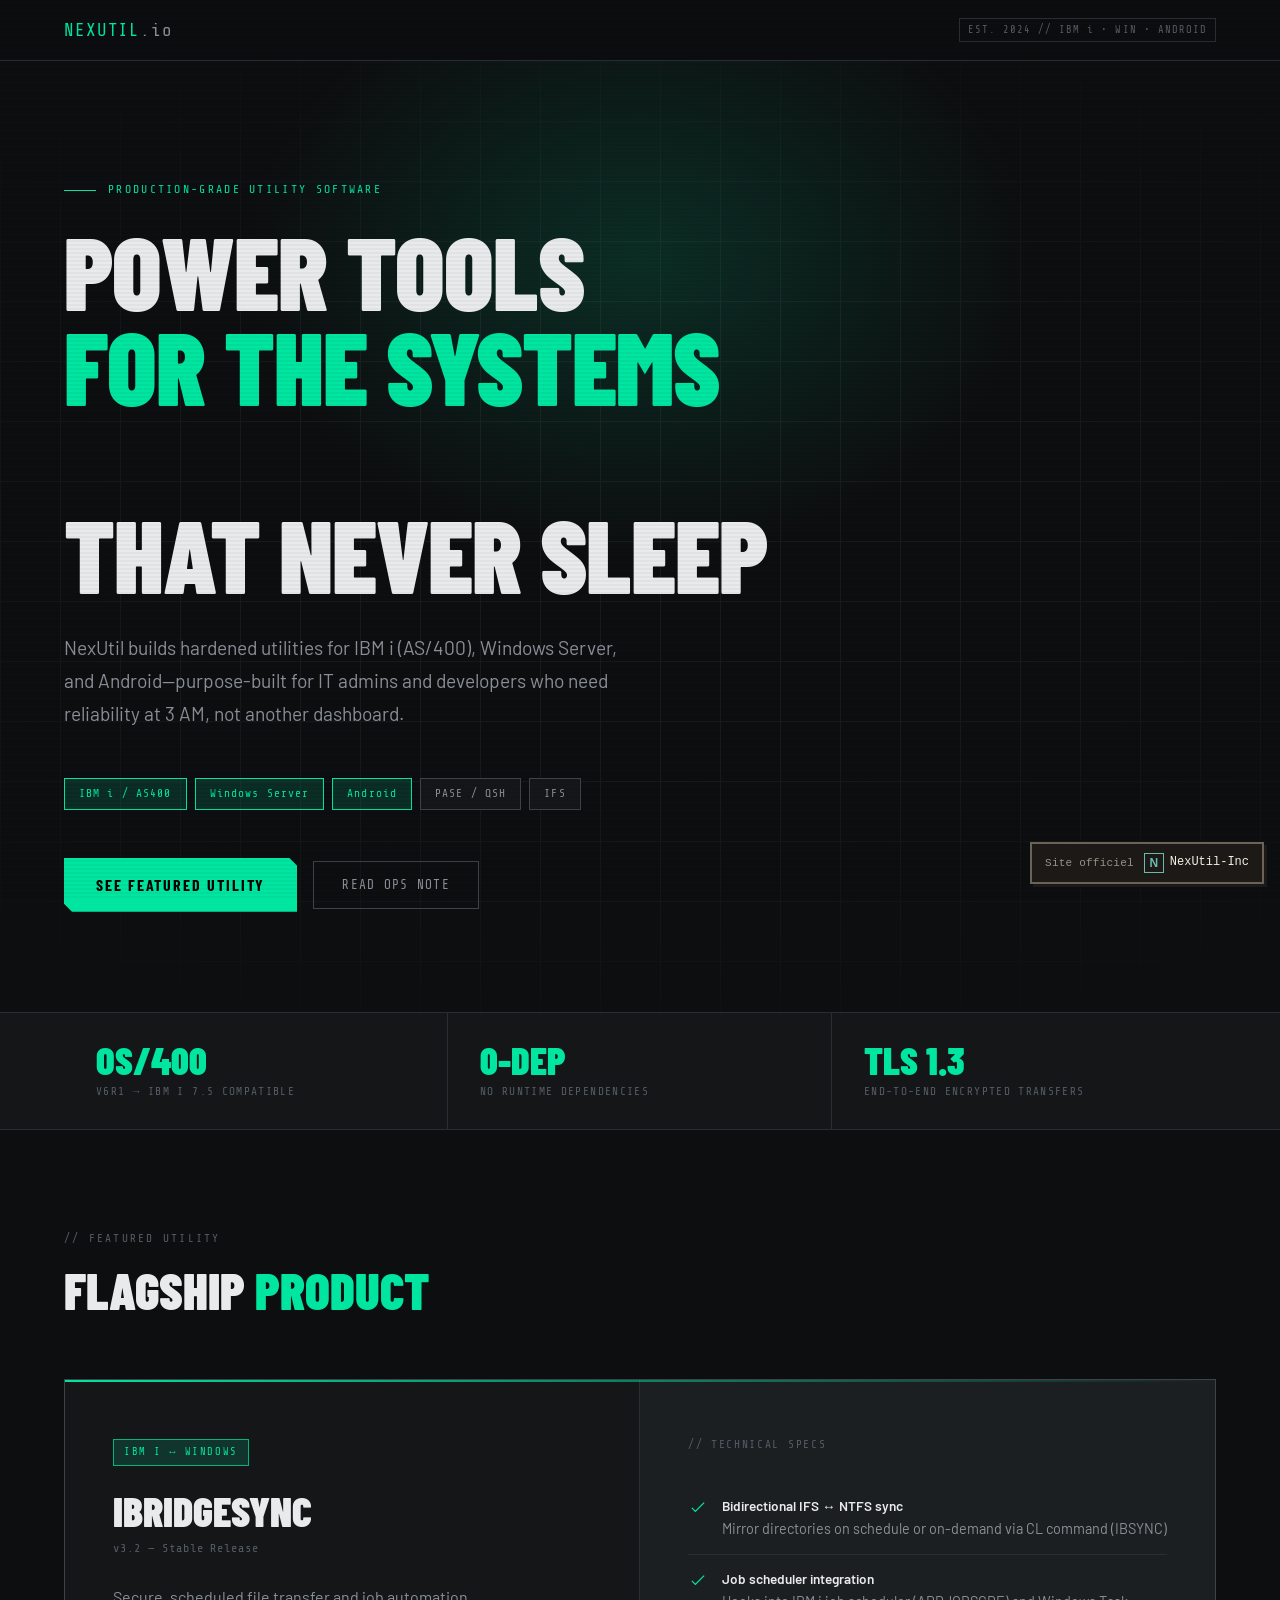
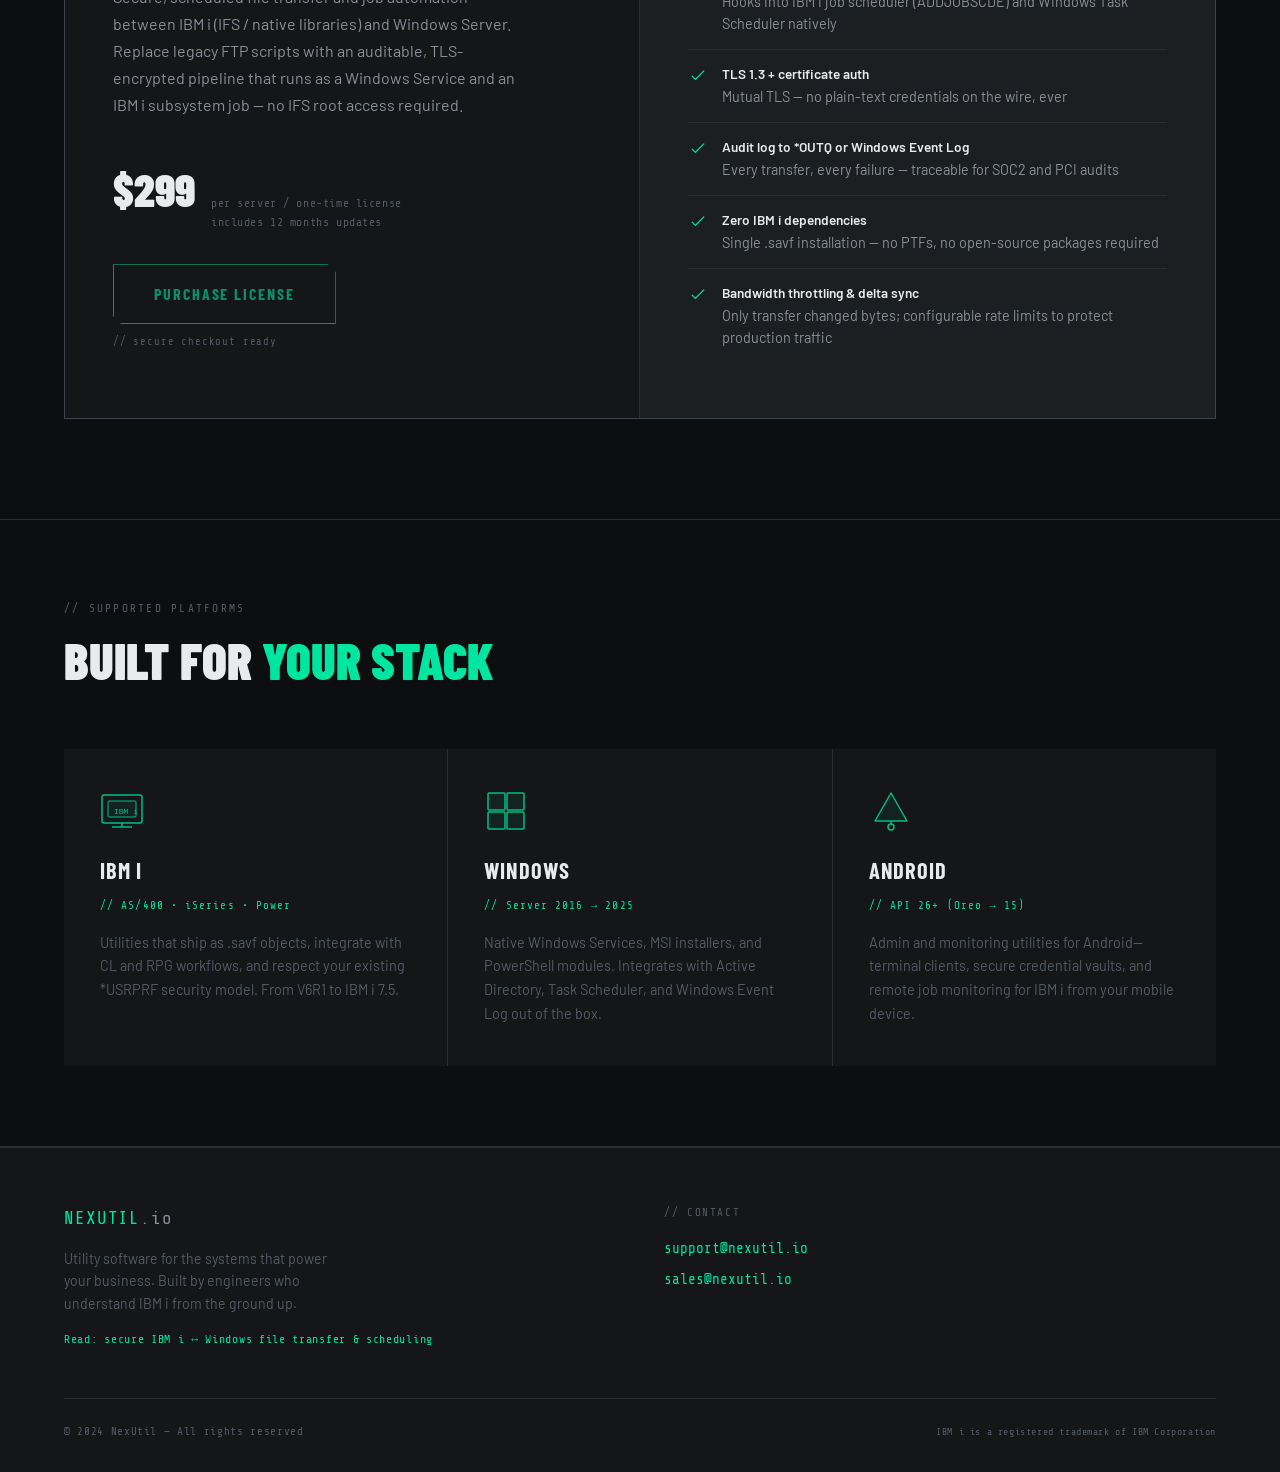
<file: index.html>
<!DOCTYPE html>
<!-- saved from url=(0038)https://nexutil.netlify.app/#featured -->
<html lang="en">

<head>
    <meta http-equiv="Content-Type" content="text/html; charset=UTF-8">
    <link rel="stylesheet" href="./NexUtil — Utility Software for IBM i, Windows &amp; Android_files/3d7xy98o96aj7.css"
        data-precedence="next">
    <link rel="preload" as="script" fetchpriority="low"
        href="./NexUtil — Utility Software for IBM i, Windows &amp; Android_files/25kvgcvbp6c14.js.téléchargement">
    <script src="./NexUtil — Utility Software for IBM i, Windows &amp; Android_files/28fkf9f9btak4.js.téléchargement"
        async=""></script>
    <script src="./NexUtil — Utility Software for IBM i, Windows &amp; Android_files/1h-6463ln454b.js.téléchargement"
        async=""></script>
    <script src="./NexUtil — Utility Software for IBM i, Windows &amp; Android_files/0gokmsaxco-yg.js.téléchargement"
        async=""></script>
    <script
        src="./NexUtil — Utility Software for IBM i, Windows &amp; Android_files/turbopack-207j59bvnx-2r.js.téléchargement"
        async=""></script>
    <script src="./NexUtil — Utility Software for IBM i, Windows &amp; Android_files/2corl6wyj4669.js.téléchargement"
        async="" crossorigin=""></script>
    <script src="./NexUtil — Utility Software for IBM i, Windows &amp; Android_files/1kp1o4kqi1096.js.téléchargement"
        async="" crossorigin=""></script>
    <link rel="preload" href="./NexUtil — Utility Software for IBM i, Windows &amp; Android_files/css2" as="style">
    <link rel="preconnect" href="https://fonts.googleapis.com/">
    <link rel="preconnect" href="https://fonts.gstatic.com/" crossorigin="anonymous">
    <link href="./NexUtil — Utility Software for IBM i, Windows &amp; Android_files/css2" rel="stylesheet">
    <script src="./NexUtil — Utility Software for IBM i, Windows &amp; Android_files/0c0hxoamwjsbw.js.téléchargement"
        nomodule=""></script>
    <meta name="viewport" content="width=device-width, initial-scale=1">
    <title>NexUtil — Utility Software for IBM i, Windows &amp; Android</title>
    <meta name="description"
        content="Production-grade utility software for IBM i (AS/400), Windows, and Android. Trusted by IT admins and developers who can&#39;t afford downtime.">
</head>

<body><!--$--><!--/$-->
    <script src="./NexUtil — Utility Software for IBM i, Windows &amp; Android_files/25kvgcvbp6c14.js.téléchargement"
        id="_R_" async=""></script>
    <script>(self.__next_f = self.__next_f || []).push([0])</script>
    <script>self.__next_f.push([1, "1:\"$Sreact.fragment\"\n2:I[39756,[\"/_next/static/immutable/chunks/2corl6wyj4669.js\"],\"default\"]\n3:I[37457,[\"/_next/static/immutable/chunks/2corl6wyj4669.js\"],\"default\"]\n4:I[22016,[\"/_next/static/immutable/chunks/2corl6wyj4669.js\",\"/_next/static/immutable/chunks/1kp1o4kqi1096.js\"],\"\"]\nd:I[68027,[\"/_next/static/immutable/chunks/2corl6wyj4669.js\"],\"default\",1]\n:HL[\"/_next/static/immutable/chunks/3d7xy98o96aj7.css\",\"style\"]\n:HL[\"https://fonts.googleapis.com/css2?family=Share+Tech+Mono\u0026family=Barlow+Condensed:wght@400;600;700;900\u0026family=Barlow:wght@400;500;600\u0026display=swap\",\"style\"]\n0:{\"P\":null,\"c\":[\"\",\"\"],\"q\":\"\",\"i\":false,\"f\":[[[\"\",{\"children\":[\"__PAGE__\",{},\"$undefined\",\"$undefined\",4608]},\"$undefined\",\"$undefined\",4624],[[\"$\",\"$1\",\"c\",{\"children\":[[[\"$\",\"link\",\"0\",{\"rel\":\"stylesheet\",\"href\":\"/_next/static/immutable/chunks/3d7xy98o96aj7.css\",\"precedence\":\"next\",\"crossOrigin\":\"$undefined\",\"nonce\":\"$undefined\"}],[\"$\",\"script\",\"script-0\",{\"src\":\"/_next/static/immutable/chunks/2corl6wyj4669.js\",\"async\":true,\"nonce\":\"$undefined\"}]],[\"$\",\"html\",null,{\"lang\":\"en\",\"children\":[[\"$\",\"head\",null,{\"children\":[[\"$\",\"link\",null,{\"rel\":\"preconnect\",\"href\":\"https://fonts.googleapis.com\"}],[\"$\",\"link\",null,{\"rel\":\"preconnect\",\"href\":\"https://fonts.gstatic.com\",\"crossOrigin\":\"anonymous\"}],[\"$\",\"link\",null,{\"href\":\"https://fonts.googleapis.com/css2?family=Share+Tech+Mono\u0026family=Barlow+Condensed:wght@400;600;700;900\u0026family=Barlow:wght@400;500;600\u0026display=swap\",\"rel\":\"stylesheet\"}]]}],[\"$\",\"body\",null,{\"children\":[\"$\",\"$L2\",null,{\"parallelRouterKey\":\"children\",\"error\":\"$undefined\",\"errorStyles\":\"$undefined\",\"errorScripts\":\"$undefined\",\"template\":[\"$\",\"$L3\",null,{}],\"templateStyles\":\"$undefined\",\"templateScripts\":\"$undefined\",\"notFound\":[[[\"$\",\"title\",null,{\"children\":\"404: This page could not be found.\"}],[\"$\",\"div\",null,{\"style\":{\"fontFamily\":\"system-ui,\\\"Segoe UI\\\",Roboto,Helvetica,Arial,sans-serif,\\\"Apple Color Emoji\\\",\\\"Segoe UI Emoji\\\"\",\"height\":\"100vh\",\"textAlign\":\"center\",\"display\":\"flex\",\"flexDirection\":\"column\",\"alignItems\":\"center\",\"justifyContent\":\"center\"},\"children\":[\"$\",\"div\",null,{\"children\":[[\"$\",\"style\",null,{\"dangerouslySetInnerHTML\":{\"__html\":\"body{color:#000;background:#fff;margin:0}.next-error-h1{border-right:1px solid rgba(0,0,0,.3)}@media (prefers-color-scheme:dark){body{color:#fff;background:#000}.next-error-h1{border-right:1px solid rgba(255,255,255,.3)}}\"}}],[\"$\",\"h1\",null,{\"className\":\"next-error-h1\",\"style\":{\"display\":\"inline-block\",\"margin\":\"0 20px 0 0\",\"padding\":\"0 23px 0 0\",\"fontSize\":24,\"fontWeight\":500,\"verticalAlign\":\"top\",\"lineHeight\":\"49px\"},\"children\":404}],[\"$\",\"div\",null,{\"style\":{\"display\":\"inline-block\"},\"children\":[\"$\",\"h2\",null,{\"style\":{\"fontSize\":14,\"fontWeight\":400,\"lineHeight\":\"49px\",\"margin\":0},\"children\":\"This page could not be found.\"}]}]]}]}]],[]],\"forbidden\":\"$undefined\",\"unauthorized\":\"$undefined\"}]}]]}]]}],{\"children\":[[\"$\",\"$1\",\"c\",{\"children\":[[[\"$\",\"nav\",null,{\"children\":[\"$\",\"div\",null,{\"className\":\"container\",\"children\":[\"$\",\"div\",null,{\"className\":\"nav-inner\",\"children\":[[\"$\",\"$L4\",null,{\"href\":\"/\",\"className\":\"logo\",\"children\":[\"NEXUTIL\",[\"$\",\"span\",null,{\"children\":\".io\"}]]}],[\"$\",\"span\",null,{\"className\":\"nav-badge\",\"children\":\"EST. 2024 // IBM i • WIN • ANDROID\"}]]}]}]}],[\"$\",\"section\",null,{\"className\":\"hero\",\"children\":[[\"$\",\"div\",null,{\"className\":\"hero-grid\"}],[\"$\",\"div\",null,{\"className\":\"hero-glow\"}],[\"$\",\"div\",null,{\"className\":\"container\",\"children\":[\"$\",\"div\",null,{\"className\":\"hero-content\",\"children\":[[\"$\",\"div\",null,{\"className\":\"hero-kicker\",\"children\":\"Production-grade utility software\"}],[\"$\",\"h1\",null,{\"className\":\"hero-headline\",\"children\":[\"Power Tools\",[\"$\",\"br\",null,{}],[\"$\",\"em\",null,{\"children\":\"for the Systems\"}],[\"$\",\"br\",null,{}],\"That Never Sleep\"]}],[\"$\",\"p\",null,{\"className\":\"hero-sub\",\"children\":\"NexUtil builds hardened utilities for IBM i (AS/400), Windows Server, and Android—purpose-built for IT admins and developers who need reliability at 3 AM, not another dashboard.\"}],[\"$\",\"div\",null,{\"className\":\"hero-platforms\",\"children\":[[\"$\",\"span\",null,{\"className\":\"platform-chip active\",\"children\":\"IBM i / AS400\"}],[\"$\",\"span\",null,{\"className\":\"platform-chip active\",\"children\":\"Windows Server\"}],[\"$\",\"span\",null,{\"className\":\"platform-chip active\",\"children\":\"Android\"}],[\"$\",\"span\",null,{\"className\":\"platform-chip\",\"children\":\"PASE / QSH\"}],[\"$\",\"span\",null,{\"className\":\"platform-chip\",\"children\":\"IFS\"}]]}],[\"$\",\"div\",null,{\"className\":\"hero-cta\",\"children\":[[\"$\",\"a\",null,{\"href\":\"#featured\",\"className\":\"btn-primary\",\"children\":\"See Featured Utility\"}],[\"$\",\"$L4\",null,{\"href\":\"./Secure%20IBM%20i%20to%20Windows%20File%20Transfer%20and%20Scheduling%20_%20NexUtil.html\",\"className\":\"btn-secondary\",\"children\":\"Read Ops Note\"}]]}]]}]}]]}],[\"$\",\"div\",null,{\"className\":\"stats-bar\",\"children\":[\"$\",\"div\",null,{\"className\":\"container\",\"children\":[\"$\",\"div\",null,{\"className\":\"stats-inner\",\"children\":[[\"$\",\"div\",null,{\"className\":\"stat-item\",\"children\":[[\"$\",\"div\",null,{\"className\":\"stat-num\",\"children\":\"OS/400\"}],[\"$\",\"div\",null,{\"className\":\"stat-label\",\"children\":\"V6R1 → IBM i 7.5 Compatible\"}]]}],[\"$\",\"div\",null,{\"className\":\"stat-item\",\"children\":[[\"$\",\"div\",null,{\"className\":\"stat-num\",\"children\":\"0-DEP\"}],[\"$\",\"div\",null,{\"className\":\"stat-label\",\"children\":\"No runtime dependencies\"}]]}],[\"$\",\"div\",null,{\"className\":\"stat-item\",\"children\":[\"$L5\",\"$L6\"]}]]}]}]}],\"$L7\",\"$L8\",\"$L9\"],[\"$La\"],\"$Lb\"]}],{},null,false,null]},null,false,null],\"$Lc\",false]],\"m\":\"$undefined\",\"G\":[\"$d\",[\"$Le\"]],\"S\":true,\"h\":null,\"r\":\"$undefined\",\"s\":\"$undefined\",\"a\":\"$undefined\",\"l\":\"$undefined\",\"p\":\"$undefined\",\"d\":\"$undefined\"}\nf:I[97367,[\"/_next/static/immutable/chunks/2corl6wyj4669.js\"],\"OutletBoundary\"]\n10:\"$Sreact.suspense\"\n12:I[97367,[\"/_next/static/immutable/chunks/2corl6wyj4669.js\"],\"ViewportBoundary\"]\n14:I[97367,[\"/_next/static/immutable/chunks/2corl6wyj4669.js\"],\"MetadataBoundary\"]\n5:[\"$\",\"div\",null,{\"className\":\"stat-num\",\"children\":\"TLS 1.3\"}]\n6:[\"$\",\"div\",null,{\"className\":\"stat-label\",\"children\":\"End-to-end encrypted transfers\"}]\n7:[\"$\",\"section\",null,{\"className\":\"featured\",\"id\":\"featured\",\"children\":[\"$\",\"div\",null,{\"className\":\"container\",\"children\":[[\"$\",\"div\",null,{\"className\":\"section-kicker\",\"children\":\"// featured utility\"}],[\"$\",\"h2\",null,{\"className\":\"section-title\",\"children\":[\"Flagship \",[\"$\",\"span\",null,{\"children\":\"Product\"}]]}],[\"$\",\"div\",null,{\"className\":\"product-card\",\"children\":[[\"$\",\"div\",null,{\"className\":\"product-info\",\"children\":[[\"$\",\"span\",null,{\"className\":\"product-badge\",\"children\":\"IBM i ↔ Windows\"}],[\"$\",\"h3\",null,{\"className\":\"product-name\",\"children\":\"IBridgeSync\"}],[\"$\",\"div\",null,{\"className\":\"product-version\",\"children\":\"v3.2 — Stable Release\"}],[\"$\",\"p\",null,{\"className\":\"product-desc\",\"children\":\"Secure, scheduled file transfer and job automation between IBM i (IFS / native libraries) and Windows Server. Replace legacy FTP scripts with an auditable, TLS-encrypted pipeline that runs as a Windows Service and an IBM i subsystem job — no IFS root access required.\"}],[\"$\",\"div\",null,{\"className\":\"product-price-row\",\"children\":[[\"$\",\"span\",null,{\"className\":\"product-price\",\"children\":\"$$299\"}],[\"$\",\"span\",null,{\"className\":\"product-price-note\",\"children\":[\"per server / one-time license\",[\"$\",\"br\",null,{}],\"includes 12 months updates\"]}]]}],[\"$\",\"a\",null,{\"href\":\"https://checkout.nanocorp.so/c/7nHSp1NRyW5a34AN7qIg\",\"className\":\"btn-buy\",\"children\":\"Purchase License\"}],[\"$\",\"div\",null,{\"className\":\"coming-soon-note\",\"children\":\"// secure checkout ready\"}]]}],[\"$\",\"div\",null,{\"className\":\"product-specs\",\"children\":[[\"$\",\"div\",null,{\"className\":\"specs-title\",\"children\":\"// technical specs\"}],[\"$\",\"ul\",null,{\"className\":\"spec-list\",\"children\":[[\"$\",\"li\",null,{\"className\":\"spec-item\",\"children\":[[\"$\",\"span\",null,{\"className\":\"spec-icon\",\"children\":[\"$\",\"svg\",null,{\"viewBox\":\"0 0 16 16\",\"fill\":\"none\",\"stroke\":\"currentColor\",\"strokeWidth\":\"1.5\",\"children\":[\"$\",\"polyline\",null,{\"points\":\"1,9 5,13 15,3\"}]}]}],[\"$\",\"span\",null,{\"className\":\"spec-text\",\"children\":[[\"$\",\"strong\",null,{\"children\":\"Bidirectional IFS ↔ NTFS sync\"}],\"Mirror directories on schedule or on-demand via CL command (IBSYNC)\"]}]]}],[\"$\",\"li\",null,{\"className\":\"spec-item\",\"children\":[[\"$\",\"span\",null,{\"className\":\"spec-icon\",\"children\":[\"$\",\"svg\",null,{\"viewBox\":\"0 0 16 16\",\"fill\":\"none\",\"stroke\":\"currentColor\",\"strokeWidth\":\"1.5\",\"children\":[\"$\",\"polyline\",null,{\"points\":\"1,9 5,13 15,3\"}]}]}],[\"$\",\"span\",null,{\"className\":\"spec-text\",\"children\":[[\"$\",\"strong\",null,{\"children\":\"Job scheduler integration\"}],\"Hooks into IBM i job scheduler (ADDJOBSCDE) and Windows Task Scheduler natively\"]}]]}],[\"$\",\"li\",null,{\"className\":\"spec-item\",\"children\":[[\"$\",\"span\",null,{\"className\":\"spec-icon\",\"children\":[\"$\",\"svg\",null,{\"viewBox\":\"0 0 16 16\",\"fill\":\"none\",\"stroke\":\"currentColor\",\"strokeWidth\":\"1.5\",\"children\":[\"$\",\"polyline\",null,{\"points\":\"1,9 5,13 15,3\"}]}]}],[\"$\",\"span\",null,{\"className\":\"spec-text\",\"children\":[[\"$\",\"strong\",null,{\"children\":\"TLS 1.3 + certificate auth\"}],\"Mutual TLS — no plain-text credentials on the wire, ever\"]}]]}],[\"$\",\"li\",null,{\"className\":\"spec-item\",\"children\":[[\"$\",\"span\",null,{\"className\":\"spec-icon\",\"children\":[\"$\",\"svg\",null,{\"viewBox\":\"0 0 16 16\",\"fill\":\"none\",\"stroke\":\"currentColor\",\"strokeWidth\":\"1.5\",\"children\":[\"$\",\"polyline\",null,{\"points\":\"1,9 5,13 15,3\"}]}]}],[\"$\",\"span\",null,{\"className\":\"spec-text\",\"children\":[[\"$\",\"strong\",null,{\"children\":\"Audit log to *OUTQ or Windows Event Log\"}],\"Every transfer, every failure — traceable for SOC2 and PCI audits\"]}]]}],[\"$\",\"li\",null,{\"className\":\"spec-item\",\"children\":[[\"$\",\"span\",null,{\"className\":\"spec-icon\",\"children\":[\"$\",\"svg\",null,{\"viewBox\":\"0 0 16 16\",\"fill\":\"none\",\"stroke\":\"currentColor\",\"strokeWidth\":\"1.5\",\"children\":[\"$\",\"polyline\",null,{\"points\":\"1,9 5,13 15,3\"}]}]}],[\"$\",\"span\",null,{\"className\":\"spec-text\",\"children\":[[\"$\",\"strong\",null,{\"children\":\"Zero IBM i dependencies\"}],\"Single .savf installation — no PTFs, no open-source packages required\"]}]]}],[\"$\",\"li\",null,{\"className\":\"spec-item\",\"children\":[[\"$\",\"span\",null,{\"className\":\"spec-icon\",\"children\":[\"$\",\"svg\",null,{\"viewBox\":\"0 0 16 16\",\"fill\":\"none\",\"stroke\":\"currentColor\",\"strokeWidth\":\"1.5\",\"children\":[\"$\",\"polyline\",null,{\"points\":\"1,9 5,13 15,3\"}]}]}],[\"$\",\"span\",null,{\"className\":\"spec-text\",\"children\":[[\"$\",\"strong\",null,{\"children\":\"Bandwidth throttling \u0026 delta sync\"}],\"Only transfer changed bytes; configurable rate limits to protect production traffic\"]}]]}]]}]]}]]}]]}]}]\n8:[\"$\",\"section\",null,{\"className\":\"platforms\",\"id\":\"platforms\",\"children\":[\"$\",\"div\",null,{\"className\":\"container\",\"children\":[[\"$\",\"div\",null,{\"className\":\"section-kicker\",\"children\":\"// supported platforms\"}],[\"$\",\"h2\",null,{\"className\":\"section-title\",\"children\":[\"Built for \",[\"$\",\"span\",null,{\"children\":\"Your Stack\"}]]}],[\"$\",\"div\",null,{\"className\":\"platforms-grid\",\"children\":[[\"$\",\"div\",null,{\"className\":\"platform-card\",\"children\":[[\"$\",\"div\",null,{\"className\":\"platform-icon\",\"children\":[\"$\",\"svg\",null,{\"viewBox\":\"0 0 44 44\",\"fill\":\"none\",\"xmlns\":\"http://www.w3.org/2000/svg\",\"children\":[[\"$\",\"rect\",null,{\"x\":\"2\",\"y\":\"6\",\"width\":\"40\",\"height\":\"28\",\"rx\":\"2\",\"stroke\":\"#00e5a0\",\"strokeWidth\":\"1.5\",\"fill\":\"none\"}],[\"$\",\"rect\",null,{\"x\":\"8\",\"y\":\"12\",\"width\":\"28\",\"height\":\"16\",\"rx\":\"1\",\"fill\":\"#00e5a0\",\"fillOpacity\":\"0.08\",\"stroke\":\"#00e5a0\",\"strokeWidth\":\"1\"}],[\"$\",\"line\",null,{\"x1\":\"12\",\"y1\":\"38\",\"x2\":\"32\",\"y2\":\"38\",\"stroke\":\"#00e5a0\",\"strokeWidth\":\"1.5\"}],[\"$\",\"line\",null,{\"x1\":\"22\",\"y1\":\"34\",\"x2\":\"22\",\"y2\":\"38\",\"stroke\":\"#00e5a0\",\"strokeWidth\":\"1.5\"}],[\"$\",\"text\",null,{\"x\":\"14\",\"y\":\"25\",\"fontFamily\":\"monospace\",\"fontSize\":\"8\",\"fill\":\"#00e5a0\",\"children\":\"IBM i\"}]]}]}],[\"$\",\"div\",null,{\"className\":\"platform-name\",\"children\":\"IBM i\"}],[\"$\",\"div\",null,{\"className\":\"platform-sub\",\"children\":\"// AS/400 • iSeries • Power\"}],[\"$\",\"p\",null,{\"className\":\"platform-desc\",\"children\":\"Utilities that ship as .savf objects, integrate with CL and RPG workflows, and respect your existing *USRPRF security model. From V6R1 to IBM i 7.5.\"}]]}],[\"$\",\"div\",null,{\"className\":\"platform-card\",\"children\":[[\"$\",\"div\",null,{\"className\":\"platform-icon\",\"children\":[\"$\",\"svg\",null,{\"viewBox\":\"0 0 44 44\",\"fill\":\"none\",\"xmlns\":\"http://www.w3.org/2000/svg\",\"children\":[[\"$\",\"rect\",null,{\"x\":\"4\",\"y\":\"4\",\"width\":\"17\",\"height\":\"17\",\"rx\":\"1\",\"stroke\":\"#00e5a0\",\"strokeWidth\":\"1.5\",\"fill\":\"#00e5a0\",\"fillOpacity\":\"0.08\"}],[\"$\",\"rect\",null,{\"x\":\"23\",\"y\":\"4\",\"width\":\"17\",\"height\":\"17\",\"rx\":\"1\",\"stroke\":\"#00e5a0\",\"strokeWidth\":\"1.5\",\"fill\":\"#00e5a0\",\"fillOpacity\":\"0.08\"}],[\"$\",\"rect\",null,{\"x\":\"4\",\"y\":\"23\",\"width\":\"17\",\"height\":\"17\",\"rx\":\"1\",\"stroke\":\"#00e5a0\",\"strokeWidth\":\"1.5\",\"fill\":\"#00e5a0\",\"fillOpacity\":\"0.08\"}],[\"$\",\"rect\",null,{\"x\":\"23\",\"y\":\"23\",\"width\":\"17\",\"height\":\"17\",\"rx\":\"1\",\"stroke\":\"#00e5a0\",\"strokeWidth\":\"1.5\",\"fill\":\"#00e5a0\",\"fillOpacity\":\"0.08\"}]]}]}],[\"$\",\"div\",null,{\"className\":\"platform-name\",\"children\":\"Windows\"}],[\"$\",\"div\",null,{\"className\":\"platform-sub\",\"children\":\"// Server 2016 → 2025\"}],[\"$\",\"p\",null,{\"className\":\"platform-desc\",\"children\":\"Native Windows Services, MSI installers, and PowerShell modules. Integrates with Active Directory, Task Scheduler, and Windows Event Log out of the box.\"}]]}],[\"$\",\"div\",null,{\"className\":\"platform-card\",\"children\":[[\"$\",\"div\",null,{\"className\":\"platform-icon\",\"children\":[\"$\",\"svg\",null,{\"viewBox\":\"0 0 44 44\",\"fill\":\"none\",\"xmlns\":\"http://www.w3.org/2000/svg\",\"children\":[[\"$\",\"path\",null,{\"d\":\"M22 4 L38 32 H6 Z\",\"stroke\":\"#00e5a0\",\"strokeWidth\":\"1.5\",\"fill\":\"#00e5a0\",\"fillOpacity\":\"0.08\",\"strokeLinejoin\":\"round\"}],[\"$\",\"circle\",null,{\"cx\":\"22\",\"cy\":\"38\",\"r\":\"3\",\"stroke\":\"#00e5a0\",\"strokeWidth\":\"1.5\",\"fill\":\"none\"}],[\"$\",\"line\",null,{\"x1\":\"22\",\"y1\":\"35\",\"x2\":\"22\",\"y2\":\"32\",\"stroke\":\"#00e5a0\",\"strokeWidth\":\"1.5\"}]]}]}],[\"$\",\"div\",null,{\"className\":\"platform-name\",\"children\":\"Android\"}],[\"$\",\"div\",null,{\"className\":\"platform-sub\",\"children\":\"// API 26+ (Oreo → 15)\"}],[\"$\",\"p\",null,{\"className\":\"platform-desc\",\"children\":\"Admin and monitoring utilities for Android—terminal clients, secure credential vaults, and remote job monitoring for IBM i from your mobile device.\"}]]}]]}]]}]}]\n9:[\"$\",\"footer\",null,{\"children\":[\"$\",\"div\",null,{\"className\":\"container\",\"children\":[[\"$\",\"div\",null,{\"className\":\"footer-inner\",\"children\":[[\"$\",\"div\",null,{\"className\":\"footer-brand\",\"children\":[[\"$\",\"$L4\",null,{\"href\":\"/\",\"className\":\"logo\",\"children\":[\"NEXUTIL\",[\"$\",\"span\",null,{\"children\":\".io\"}]]}],[\"$\",\"p\",null,{\"className\":\"footer-tagline\",\"children\":\"Utility software for the systems that power your business. Built by engineers who understand IBM i from the ground up.\"}],[\"$\",\"$L4\",null,{\"href\":\"./Secure%20IBM%20i%20to%20Windows%20File%20Transfer%20and%20Scheduling%20_%20NexUtil.html\",\"className\":\"footer-post-link\",\"children\":\"Read: secure IBM i ↔ Windows file transfer \u0026 scheduling\"}]]}],[\"$\",\"div\",null,{\"children\":[[\"$\",\"div\",null,{\"className\":\"footer-contact-title\",\"children\":\"// contact\"}],[\"$\",\"div\",null,{\"className\":\"footer-contact\",\"children\":[[\"$\",\"a\",null,{\"href\":\"mailto:support@nexutil.io\",\"children\":\"support@nexutil.io\"}],[\"$\",\"a\",null,{\"href\":\"mailto:sales@nexutil.io\",\"children\":\"sales@nexutil.io\"}]]}]]}]]}],[\"$\",\"div\",null,{\"className\":\"footer-bottom\",\"children\":[[\"$\",\"span\",null,{\"className\":\"footer-copy\",\"children\":\"© 2024 NexUtil — All rights reserved\"}],[\"$\",\"span\",null,{\"className\":\"footer-copy\",\"style\":{\"fontFamily\":\"var(--mono)\",\"fontSize\":\"0.62rem\",\"color\":\"var(--text-muted)\"},\"children\":\"IBM i is a registered trademark of IBM Corporation\"}]]}]]}]}]\na:[\"$\",\"script\",\"script-0\",{\"src\":\"/_next/static/immutable/chunks/1kp1o4kqi1096.js\",\"async\":true,\"nonce\":\"$undefined\"}]\nb:[\"$\",\"$Lf\",null,{\"children\":[\"$\",\"$10\",null,{\"name\":\"Next.MetadataOutlet\",\"children\":\"$@11\"}]}]\nc:[\"$\",\"$1\",\"h\",{\"children\":[null,[\"$\",\"$L12\",null,{\"children\":\"$L13\"}],[\"$\",\"div\",null,{\"hidden\":true,\"children\":[\"$\",\"$L14\",null,{\"children\":[\"$\",\"$10\",null,{\"name\":\"Next.Metadata\",\"children\":\"$L15\"}]}]}],null]}]\ne:[\"$\",\"link\",\"0\",{\"rel\":\"stylesheet\",\"href\":\"/_next/static/immutable/chunks/3d7xy98o96aj7.css\",\"precedence\":\"next\",\"crossOrigin\":\"$undefined\",\"nonce\":\"$undefined\"}]\n13:[[\"$\",\"meta\",\"0\",{\"charSet\":\"utf-8\"}],[\"$\",\"meta\",\"1\",{\"name\":\"viewport\",\"content\":\"width=device-width, initial-scale=1\"}]]\n11:null\n15:[[\"$\",\"title\",\"0\",{\"children\":\"NexUtil — Utility Software for IBM i, Windows \u0026 Android\"}],[\"$\",\"meta\",\"1\",{\"name\":\"description\",\"content\":\"Production-grade utility software for IBM i (AS/400), Windows, and Android. Trusted by IT admins and developers who can't afford downtime.\"}]]\n"])</script>
    <script async=""
        src="./NexUtil — Utility Software for IBM i, Windows &amp; Android_files/badge.js.téléchargement"></script>
    <script type="module"
        src="./NexUtil — Utility Software for IBM i, Windows &amp; Android_files/v4513226cdae34746b4dedf0b4dfa099e1781791509496"
        integrity="sha512-ZE9pZaUXND66v380QUtch/5sE9tPFh2zg45pR2PB0CVkCtOREv2AJKkSidISWkysEuQ0EH8faUU5du78bx87UQ=="
        data-cf-beacon="{&quot;version&quot;:&quot;2024.11.0&quot;,&quot;token&quot;:&quot;076480c64e934d95bbc9d824a968f196&quot;,&quot;r&quot;:1}"
        crossorigin="anonymous"></script>
    <script>
        function migrateNexUtilLinks() {
            document.querySelectorAll('a[href*="nexutil.nanocorp.app"]').forEach(function (link) {
                link.href = link.href.replace('https://nexutil.nanocorp.app', 'https://nexutil.netlify.app');
            });
        }

        document.addEventListener('DOMContentLoaded', migrateNexUtilLinks);
        new MutationObserver(migrateNexUtilLinks).observe(document.documentElement, { childList: true, subtree: true });

        document.addEventListener('click', function (event) {
            const link = event.target.closest('a');
            if (!link) return;
            if (link.href.includes('checkout.nanocorp.so')) {
                event.preventDefault();
                window.location.href = 'Nexutil.html';
                return;
            }
            if (link.href.includes('nexutil.nanocorp.app')) {
                event.preventDefault();
                window.location.href = link.href.replace('https://nexutil.nanocorp.app', 'https://nexutil.netlify.app');
            }
        });
    </script>
    <next-route-announcer style="position: absolute;"><template shadowrootmode="open">
            <div aria-live="assertive" id="__next-route-announcer__" role="alert"
                style="position: absolute; border: 0px; height: 1px; margin: -1px; padding: 0px; width: 1px; clip: rect(0px, 0px, 0px, 0px); overflow: hidden; white-space: nowrap; overflow-wrap: normal;">
                NexUtil — Utility Software for IBM i, Windows &amp; Android</div>
        </template></next-route-announcer>
    <div id="__nanocorp-badge-host"
        style="position: fixed !important; bottom: 16px !important; right: 16px !important; z-index: 2147483646 !important; display: block !important; visibility: visible !important; opacity: 1 !important;">
        <template shadowrootmode="closed">
            <style>
                a {
                    display: inline-flex;
                    align-items: center;
                    gap: 10px;
                    background: #1C1917;
                    border: 2px solid #6B6358;
                    box-shadow: 3px 3px 0 #1C1917;
                    padding: 9px 13px;
                    text-decoration: none;
                    cursor: pointer;
                    transition: transform .1s ease, box-shadow .1s ease, border-color .1s ease
                }

                a:hover {
                    transform: translate(-1px, -1px);
                    box-shadow: 4px 4px 0 #1C1917;
                    border-color: #6BB8AE
                }

                .nc-l {
                    font-family: ui-monospace, SFMono-Regular, Menlo, Consolas, monospace;
                    font-size: 11px;
                    font-weight: 500;
                    letter-spacing: .02em;
                    line-height: 1;
                    color: #9A9188
                }

                a:hover .nc-l {
                    color: #C4BAA8
                }

                .nc-lock {
                    display: inline-flex;
                    align-items: center;
                    gap: 6px
                }

                .nc-mark {
                    height: 15px;
                    width: auto;
                    display: block;
                    fill: #6BB8AE
                }

                .nc-word {
                    display: none
                }

                a:hover .nc-word {
                    display: none
                }

                .nc-mark {
                    display: none
                }

                .nc-lock::before {
                    content: "N";
                    display: inline-flex;
                    align-items: center;
                    justify-content: center;
                    width: 18px;
                    height: 18px;
                    border: 1px solid #6BB8AE;
                    color: #6BB8AE;
                    font: 700 12px/1 Arial, sans-serif;
                }

                .nc-lock::after {
                    content: "NexUtil-Inc";
                    color: #F4EEE2;
                    font-family: ui-monospace, SFMono-Regular, Menlo, Consolas, monospace;
                    font-size: 12px;
                }

                @media print {
                    a {
                        display: none
                    }
                }
            </style><a href="https://nexutil.netlify.app/"
                target="_blank" rel="noopener" aria-label="NexUtil-Inc"><span class="nc-l">Site officiel</span><span class="nc-lock"><svg class="nc-mark" viewBox="295 203.844 232 160.311"
                        aria-hidden="true">
                        <path
                            d="M524 272.6v13.5h-.4v8.3h-2v6.2h-2v4.7H517v4l-1.7.7v.7h-1.6v2.7h-2v1.4l-2.4.1v1.4l-1 .2v2l-2 .7v1H504v1.7l-2.1.5v1.5h-1.4l-.2.6h-.3v2h-2.7v2.8h-5.2v2.3h-5v3.7h-4.7v2.7h-5v2.4h-5.6l-.2 2.7H462v2.7h-11.4l-4 .3v2.7h-31v-2.7h-13v-3h-3.5v4.2h3.4v.5h1.7l.1 1.9h9.1v2.7h40l.2-2 12.6-.2-.2-.4h5.4v-.1h2v2.2l-7.4.5v1.5h-8.7l-1.7.3v2.6l-13 .1v1c-2.8.4-19 .4-21-.3v-.2l-11-.5v-2.2l-11-.5V352c-3.5 0-7.5.1-10.2-.5v-1.7h-3l-.2-.9h-3.4v-2.7l-3.7-.3v-.3h-2V343H372v-2.7h-3.9l-.1-2.4-3.2-.3v-2.2l-3.6-.5v-2.4H358V330h-2.4v-3h-2.7v-3.7h-2.7v-2.9l-2.7-.1v-4.4l-3-.4V309l-2.8-.1v-17h2.8v-7h3v-3.5h3V276h2.4v-2.7h2.7v-2.7h2.5l.2-2.7 2.9-.3v-2.7h5.2v-1.7l4.9-.4v-3h4.7v-2.4c2-.6 3.3-.6 6.4-.6h.6l.2-2.7h7.7v-3.2h2.4l9.4-.2v-3h27l.4 3h7l.2 3h6v2.7l3.4.4v2.7l3.7.3v2.7l1.9.3v2.4h2.7v3l2.7.2v13H455v3l-1.6.2-.2 1.8-2.5.4v2.3l-3.4.5-.5 2.2-4.4.5v2.6l-3 .1v.5h-5.2l-.2 2.4h-19v-2.4l-2.7-.1h-3.4l-2.3-.5v-2l-3.7-.4-.2-3.4h-3l-2.9.5v6h2.4l.3 4.7 3.4.3v1l7.7.4.2 2.3h23.5l.2-.8h8.2l.2-2h5.4l.1-.9 2.9-.3v-2h3.7v-.4l3-.3v-2.4l1.7-.2.5.2.2-.3h.3v-2.4l2.9-.2v-2.7h2.6l.2-2.7 2.7-.1v-7.3h2.7V270l-2.7-.1-.2-7-2.3-.3-.4-3h-1.5V257l-1-.1V254l-5.7-.3v-3.2h-4.4v-2.7h-5.3V245l-3.4-.4-.2-.3H443l-.1-2.2-7-.3-.4-2.6h-13.1v-2.7l-4.4-.1h-31.4v2.8h-12.8l-.2 2.4-2.8.2-6.4.1-.5.2v2.9H358v2.7l-5.2.1v2.6l-5.4.3v3h-3v2.7l-5.7.4v3l-2.9.2v2.8H333l-.2 2.7h-2.5v2.2l-2.7.4v2.7l-1.5.1.2 2.4-1.9.2v3.5h-3v6.2h-2.7l-.2 8.1-2.5.2v22.6h2.7v9l2.7.1v4.6l3 .1.2 4 1.8.2v2.9l1.2.2v2.7l2.7.1.2 2.4 2.7.3.1 2.4h2.7v2.9h5.4v-3H339l-.1-2.3-2.9-.3v-3l-1.7-.4v-1l-1-.3v-2.9l-2.7-.7-.1-2.5-2.7-.3-.2-2.9-1.3-.2v-6l-2.9-.4v-21.7l2.7-.2.2-2.9h1.6v-3.8l2.7-.2v-3.9h2.7V284l2.7-.2v-2.3h2.7v2.7H336v10.4l-2.8.2v9.6h2.8l.2 9.8h2.5l.2 4.7 2.7.4.1 4h2.7l.2 4 2.5.4.2 2.7 2.8.1v2.2l2.2.2-.1 2.5 3.2.2.1 2.5 2.5.4.2 2 2.7.2v2.5h3v2.5h5.2l.2 2 4.5.2v2.5h6.3l.1 2 2.7.2.2 3.2h7.7v2.9h8.4l.2 2.4h13.8v3h7.4l.2-.2 27.4.2v-3h15v-2.4h9.3l.2-2.7 7.4-.2.2-2.5 7.2-.2v-2.3l2-.2v-.7h6l.2-2.3 3.9-.2.2-1.7h3l.3-2.5h5.4l.2-2.9 2.7-.1.1-4.6h3l.2-2.7 2.6-.3.1-2.2h2.4v-2.7l1.5-.4.2-7h-4v2.3l-3.4.7v3l-2.7.2v3.2h-2.9l-.2 2.2h-3.2v.8l-2.5.2 1.7-.2.3 2.6-4 .1V333l-.8-.2v-.2h3.8v-2.3l1.7-.2.2-2.5h3l.2-1 2.5-.2.2-3.2h1.6l.2-2.9 1.4-.1.1-1.2 2.2-.4.5-4h2l.2-3.2h2l.2-5h2.7v-8.7h2v-25.1zm-40.2 73h-3.4v-2.2h3.4zm7.4-2.5h-4.9l-.1-2.7h5zm3-2.7H492V338h3.7l-1.4.2zm5.7-2.4h-4.3v-2.7h4.3zm-46.2-10.2.3-1.2.5 1.2zm13.1-1.4-10.4.2-1.4.5v-2.6l5.8-.1V323h5.3v-2.5l.2-.2h4.9l.5-2.8h6l.4-3 4.5-.4v-3h3.7v-2.4l3.2-.3v-2.2l2.7-.2.2-2.7 2.5-2h2.3l1-5.8h2.4v-3.7l2.5-.3.2-6.4h2.7v-15.5l-.2-1.5.2-8.3-2.5-.3V256h-2.6l.2-2.5H498v5.9l2.7.3v4h.3l-.3 1.2v4.8h-2v1h-3v2.5l.6.2v7.9l-1.3.2v5.2h-3l.3-22.3-2.7-.3-.2-7.6-3-.2-.1-2.8-2.4-.2-.2-2.9-3.2-.1v-2.7h-3.2l-.1-3.4h-2.4v-3h-2.5l.2-2.2-3.6-.2v-2.4l-5.3-.1-.2-1.5H458v-2.4h-9.6l-.6-3.2-15.5-.3v-2.6l-35.7-.1v3.3l29.1.2v2.2l14.1.5.2 1.7h2.7l.2 1.8 7.2.5v2.4l5.9.3v2.4h5l.2 2.7 4 .3.2 2.9 3.9.3.1 2.7 5.3.4.1 2.5h4l.2 2.7 1.5.2v3.2l3 .3.2 7.3 2.7.1v14.2h-2.7v7l-3 .2-.2 4-3.2.3-.1 2.3-2.7.2-.2 2.7-2.5.1v2.6l-2.7.1v.4h-2.5l-.2 2.5-3 .2v2.2l-5.7.3v2.2l-7 .2v2.5h-13.4l-.1 2-11.5.2v3.2l16.8.2v.3l-1.5.5-1 1.5-2.7.2v.5l-4.2.3h-14.3v-.1l-8.4-.2v-2.4h-8l-.2-3-5.2-.2v-.5l-2.2-.1-.3-2.2-4.6-.4-.2-2.2-3.1-.3-.2-2.4-1-.1-.2-2.6-2.3-.1v-2l-3.2-.4v-11.5l.5-2 2.7-.1v-4l2.6-.3.2-1.8 2.7-.2.2-2.2 3-.1v-3h5v-2.4l6-.2.3-2h19.5l.3.3v1.9l5.7.1.2 2.4 3 .2.2 3 2.5.2.2 4h2.7V279l-2.9-.1v-5.6l-3.7-.2-.2-2.3-4.7-.2-.1-2.7h-10.1m0 0-2.2-.7 2.2-.1v-1.7l-15.8-.2v2.5l-10.3.4-.2 2.5-6 .2-.2 2.5-3.3.3-.2 2.4h-4.9l-.2 2.9-2.6.1-.2 4-2.4.4v3.7l-2.8.2v19l2.8.2v3.5l2.6.4.1 3.7 2.5.3.2 3 2.7.2.2 2.6 4 .1.2 2.2 3.7.2.1 1.2 4 .3v2.7l4.5.5.1 2.5h8.3v2.6h12.2v2.8h38.2v-2.2H466v-2.7h8.6v-2.1h5.9v-.7h1l-.2-1 3.7-.2.2-1.9 4-.1V323l2.9-.1.2-2.6 5.9-.1v-2.7l2.6-.2.6-2.9 4-.3.3-2.7 2.5-.3.4-4.8h2.7l.5-2.7 1.7-.1.5-5.4 2.3-.2.2-2.7h.7v-4.4h2.3v-6.7h.2v-22.3h-2.5l-.2-8h-2.5l-.2-6.1h-3l-.2-2.7h-2l-.5-3-1.7-.2-.2-1.2h-1.5v-2l-1.7-.2v-2h-1.8v-.9h-1.2l-.2-1.7h-1.8l-.2-1H497l-.2-1h-1.2l-.1-.3-1 .2.3-2.4-2.7-.2v-2.7h-5l-.2-2.3h-6.4v-2.7l-5.4-.2-.1-2.5-3.4-.2v-1.9h-5.4v-3l-8.7-.3v-2.7h-11.8l-.2-3.2-20-.2V204h-37.3v3.2l-20.2.2-.1 2.8-12.3.2v2.9l-8.2.1v3h-6.1v2.1l-3.2.2v2.3l-7.4.4v2.5h-4.5v2.4h-5v3h-4.8l-.2 2.7h-3v2l-2.7.2v2l-2.5.2-.2 2.3-2.5.5-.1 2.4H303v3.2h-2.6l-.5 2.7h.2v3h3v-2.8l4-.4.2-2.3h2.7l.2-2.9 3-.2.4-2.7h2.6l.2-2.7 4.2-.3.5-2 3-.2v-1.8h6.4v-2.6l2.7-.1v-.4h6.8v3h-6l-.1 2-3.5.2v1.9l-5.2.2v2.7l-4 .1v2.4l-4.8.3-.2 2.9-3 .2v2.7l-2.7.1-.1 3h-2.6v3.1l-2.5.2-.1 2.3H303l-.2 5.3h-2.4l-.1 3.8-2 .2-.2 6.8h-2.7v28.8h2.7v2.2h2.7V301h-2.5v-17.9l2.5-.1v-9.3h2.3l.2-4.6 2.5-.1v-3.9h2v-.8h.5l-.5-.2v.3l.5-.1v-1.2l.2-.4-.2-.3h2.2v-2.7l2.7-.2.4-2.7 2.3-.1.3-3 2.7-.2.2-2.6 3.9-.5.1-2.8 2.7-.2.4-2.5 4-.2.2-2.9h3.8l.2-2.7 4.4-.1v-2.6l5.5-.1v-1.5l3.6-.2v-2.4l7.4-.1.1-2.4 3.4-.3.2-.4h1.8v-1.7h5.5v-1h6l.1-2h12.8l.1-.7 6.1-.1v-2.4l4.7-.2v-.1h19.2v-.2l10 .2V219h-3v-1.2l-19.8-.7-.3.4H370l-.1 3-19.2-.1v-1.7h7.6v-2l8-.2v-2.9H377l.4-3.2 17.6-.2v-.1l1.9.1v-.5h18.8l.2.5 22.7.2.1 2.9 13.5.3.2 2.9 2.6.1v.2h6.8l.1 2.2 4.2.2.2 1.5 5 .5.4 2.4h1l.2.1h3.8l.4 2.7 5.5.2.2 2.4 6.5.3.2 2.9h2.4l.3 1.8 2.7.2v1.8l3.2.4.3 2.5 2.4.3.1 2.6 2.4.1v2.9l2.7.2.2 2.5 2.3.2v2.8l2.4.4.3 5.5h1.8v8.8l3 .2v1.8l.2.7h-.1v17h-1.5l-.2.5h-1l-.2 7.8h-2l-.3 4.7-2.4.2-.3 3.2-2.2.1-.2 2.2-2.5.2-.2 2.5-2.7.7v1.7h-2l-.1 2.5-3 .2-.2 2.7-5.6.3-.2 2.7-6.2.4v1.8l-2.7.2v.5l-3.2.2-.1 2.3-9.8.5-.1 3.2-.4.2z">
                        </path>
                    </svg><svg class="nc-word" viewBox="1.6 -73 342.1 93.5" aria-hidden="true">
                        <path
                            d="M42.9.9q-1.6 0-2.7-2.4L13.1-60.3q-.3-.7-.7-.6-.5.1-.5.9v51.4q0 2.8 1 4.2t3.4 1.9l1.3.2q1.3.1 1.3 1.2T17.4 0H3.1Q1.6 0 1.6-1.1t1.3-1.2l1.3-.2q2.6-.4 3.6-1.9 1-1.4 1-4.2v-56.8q0-2.1-.6-2.8t-3-1.1l-2.3-.4q-1.3-.3-1.3-1.2 0-1.1 1.5-1.1h10.7q2.5 0 3.5 2.2l23.6 51.9q.3.6.8.5t.4-.7v-45.3q0-3.2-1.1-4.5t-2.8-1.5l-1.8-.3q-1.3-.3-1.3-1.2 0-1.1 1.5-1.1h14.3q1.5 0 1.5 1.1t-1.3 1.2l-1.3.2q-2.6.4-3.6 1.6t-1 4.5v61.1q0 1.8-.6 2.5t-1.7.7M66 .9q-4.2 0-6.9-2.7-2.7-2.6-2.7-7 0-4.3 2.7-8.2t7.4-6.9q4.7-3.1 10.7-5 1.3-.4 1.3-1.7v-9.1q0-4.8-1.5-6.8-1.5-2.1-4.1-2.1t-4.6 2.2-2.9 7.6q-.5 3.2-2.2 4.6-1.6 1.5-3.3 1.5-2.8 0-2.8-2.8 0-2.9 1.7-5.7t4.3-5.3q2.7-2.3 5.9-3.7t6.4-1.4q9.9 0 9.9 11.5v30.6q0 4.2 2.1 4.2 1.3 0 2.4-1.8 1.1-1.7 1.1-5.9 0-1.6 1.3-1.6 1.2 0 1.2 1.7 0 7.3-2.5 10.5Q88.3.9 85.1.9q-2.4 0-3.8-2-1.4-1.9-1.9-4.6-.1-1-.9-1.1-.7 0-1.4 1-2.4 3.3-4.9 5T66 .9m2.7-4.6q2.6 0 4.8-1.9t3.6-4.9 1.4-7v-7.3q0-1.9-2.1-1.1-6.1 2.2-9.4 6-3.4 3.9-3.4 9.3 0 6.9 5.1 6.9M96.9 0q-1.5 0-1.5-1.1 0-.9 1.3-1.2l1.2-.2q2.1-.4 2.8-1.3t.6-2.9v-33.6q0-1.8-.5-2.5t-2-.8l-2.1-.3q-1.3-.1-1.3-1.1 0-.8 1.6-1.1 3.1-.5 4.8-1.6t3.4-2.7q.9-.9 1.5-.9.9 0 .9 1.2v4.5q0 .9.6 1.1t1.5-.5q4-3.8 7.1-5.2t6.4-1.4q4.5 0 7.2 3.1 2.7 3.2 2.7 9.3v32.5q0 2.1.7 2.9.6.9 2.7 1.2l2.2.3q1.1.2 1.1 1.2 0 1.1-1.2 1.1h-16.8q-1.4 0-1.4-1.1 0-1 1.1-1.2l1.4-.2q2.1-.3 2.8-1.2t.6-3v-31.4q0-4.9-1.8-6.9t-5.1-2-5.7 1.8q-2.6 1.9-4.1 5-1.5 3-1.5 6.7v26.8q0 2.1.7 3t2.7 1.1l2.7.3q1.1.2 1.1 1.1 0 1.2-1.5 1.2Zm64.3.9q-5.1 0-9.1-3.4Q148-6 145.6-12t-2.4-13.4 2.4-13.3 6.5-9.4 9.1-3.5 9.2 3.5q4 3.5 6.4 9.4t2.4 13.3-2.3 13.4-6.5 9.5Q166.3.9 161.2.9m0-2.5q10.4 0 10.4-23.8 0-23.7-10.4-23.7t-10.4 23.7 10.4 23.8M210.3.9q-7.4 0-12.9-4.6t-8.6-12.9-3.1-19.8q0-11 3.4-19.3 3.3-8.2 9-12.8 5.6-4.5 12.5-4.5 4.1 0 7.2.8 3.1.7 5.5 1.9 1.2.7 1.2 2.1l.3 15.2q0 1.7-1.2 1.7t-1.4-1.3l-1-3.7q-2.1-7.8-4.8-10.8-2.8-3-6.6-3-7 0-11.6 8.6-4.7 8.7-4.7 25.1 0 11.2 2.4 18.9 2.3 7.7 6.1 11.6t7.9 3.9q4.5 0 7.3-2.8t4.6-10.8l1.2-4.9q.3-1.5 1.6-1.3 1.1.2 1.1 1.7l-.4 16.2q0 1.4-1.3 2.1-2.4 1.2-5.6 1.9-3.3.8-8.1.8m39.7 0q-5.1 0-9.1-3.4-4.1-3.5-6.5-9.5T232-25.4t2.4-13.3 6.5-9.4 9.1-3.5 9.2 3.5q4 3.5 6.4 9.4t2.4 13.3-2.4 13.4-6.4 9.5Q255.1.9 250 .9m0-2.5q10.4 0 10.4-23.8 0-23.7-10.4-23.7t-10.4 23.7T250-1.6m35.9-43q4.1-7 9.9-7 3.3 0 4.9 1.9 1.6 2 1.6 4.4 0 1.9-.9 3.1t-3 1.2q-1.6 0-2.3-.8-.8-.7-1.2-1.7-.5-1-1.1-1.7-.6-.8-2-.8-1.8 0-3.4 2.1-1.6 2.2-2.6 5.8-1.1 3.6-1.1 8.2v23.2q0 2.1.7 3t2.7 1.1l2.7.3q1.1.2 1.1 1.1 0 1.2-1.5 1.2h-16.9Q272 0 272-1.1q0-.9 1.3-1.2l1.2-.2q2.1-.4 2.7-1.3t.7-2.9v-33.6q0-1.8-.5-2.5t-2-.8l-2.1-.3Q272-44 272-45q0-.8 1.6-1.1 3.1-.5 4.8-1.6t3.4-2.7q.9-.9 1.5-.9.9 0 .9 1.2v5.4q0 .7.6.8t1.1-.7M305 20.5q-1.5 0-1.5-1.1t1.3-1.2l1.4-.2q2.1-.3 2.8-1.2t.6-3v-54.1q0-1.8-.5-2.5t-2-.8l-2.1-.3q-1.3-.1-1.3-1.1 0-.8 1.6-1.1 3.1-.5 4.8-1.6t3.4-2.7q.9-.9 1.5-.9.9 0 .9 1.2v3.1q0 .7.6.9t1.4-.5l1.1-1.1q2-2 4.1-3t4.8-.9q4.6 0 8.2 3.1 3.5 3 5.6 8.4t2 12.7q0 8.3-2.6 14.7t-7.1 10T323.5.9q-3 0-5.3-1.1-1.8-.8-1.8 1.1v12.9q0 2.1.7 2.9t2.7 1l3.7.5q1.1.2 1.1 1.1 0 1.2-1.5 1.2Zm18.8-22.1q5.6 0 9.1-6.6 3.4-6.6 3.4-17.8 0-10.3-3-15.7t-8.5-5.4q-3.4 0-5.9 2.8t-2.5 7.8v25.2q0 4.5 2.1 7.1 2 2.6 5.3 2.6"></path></svg></span></a></template></div><div hidden=""></div><nav><div class="container"><div class="nav-inner"><a class="logo" href="https://nexutil.netlify.app/">NEXUTIL<span>.io</span></a><span class="nav-badge">EST. 2024 // IBM i • WIN • ANDROID</span></div></div></nav><section class="hero"><div class="hero-grid"></div><div class="hero-glow"></div><div class="container"><div class="hero-content"><div class="hero-kicker">Production-grade utility software</div><h1 class="hero-headline">Power Tools<br><em>for the Systems</em><br>That Never Sleep</h1><p class="hero-sub">NexUtil builds hardened utilities for IBM i (AS/400), Windows Server, and Android—purpose-built for IT admins and developers who need reliability at 3 AM, not another dashboard.</p><div class="hero-platforms"><span class="platform-chip active">IBM i / AS400</span><span class="platform-chip active">Windows Server</span><span class="platform-chip active">Android</span><span class="platform-chip">PASE / QSH</span><span class="platform-chip">IFS</span></div><div class="hero-cta"><a href="https://nexutil.netlify.app/#featured" class="btn-primary">See Featured Utility</a><a class="btn-secondary" href="./Secure%20IBM%20i%20to%20Windows%20File%20Transfer%20and%20Scheduling%20_%20NexUtil.html">Read Ops Note</a></div></div></div></section><div class="stats-bar"><div class="container"><div class="stats-inner"><div class="stat-item"><div class="stat-num">OS/400</div><div class="stat-label">V6R1 → IBM i 7.5 Compatible</div></div><div class="stat-item"><div class="stat-num">0-DEP</div><div class="stat-label">No runtime dependencies</div></div><div class="stat-item"><div class="stat-num">TLS 1.3</div><div class="stat-label">End-to-end encrypted transfers</div></div></div></div></div><section class="featured" id="featured"><div class="container"><div class="section-kicker">// featured utility</div><h2 class="section-title">Flagship <span>Product</span></h2><div class="product-card"><div class="product-info"><span class="product-badge">IBM i ↔ Windows</span><h3 class="product-name">IBridgeSync</h3><div class="product-version">v3.2 — Stable Release</div><p class="product-desc">Secure, scheduled file transfer and job automation between IBM i (IFS / native libraries) and Windows Server. Replace legacy FTP scripts with an auditable, TLS-encrypted pipeline that runs as a Windows Service and an IBM i subsystem job — no IFS root access required.</p><div class="product-price-row"><span class="product-price">$299</span><span class="product-price-note">per server / one-time license<br>includes 12 months updates</span></div><a href="https://checkout.nanocorp.so/c/7nHSp1NRyW5a34AN7qIg" class="btn-buy">Purchase License</a><div class="coming-soon-note">// secure checkout ready</div></div><div class="product-specs"><div class="specs-title">// technical specs</div><ul class="spec-list"><li class="spec-item"><span class="spec-icon"><svg viewBox="0 0 16 16" fill="none" stroke="currentColor" stroke-width="1.5"><polyline points="1,9 5,13 15,3"></polyline></svg></span><span class="spec-text"><strong>Bidirectional IFS ↔ NTFS sync</strong>Mirror directories on schedule or on-demand via CL command (IBSYNC)</span></li><li class="spec-item"><span class="spec-icon"><svg viewBox="0 0 16 16" fill="none" stroke="currentColor" stroke-width="1.5"><polyline points="1,9 5,13 15,3"></polyline></svg></span><span class="spec-text"><strong>Job scheduler integration</strong>Hooks into IBM i job scheduler (ADDJOBSCDE) and Windows Task Scheduler natively</span></li><li class="spec-item"><span class="spec-icon"><svg viewBox="0 0 16 16" fill="none" stroke="currentColor" stroke-width="1.5"><polyline points="1,9 5,13 15,3"></polyline></svg></span><span class="spec-text"><strong>TLS 1.3 + certificate auth</strong>Mutual TLS — no plain-text credentials on the wire, ever</span></li><li class="spec-item"><span class="spec-icon"><svg viewBox="0 0 16 16" fill="none" stroke="currentColor" stroke-width="1.5"><polyline points="1,9 5,13 15,3"></polyline></svg></span><span class="spec-text"><strong>Audit log to *OUTQ or Windows Event Log</strong>Every transfer, every failure — traceable for SOC2 and PCI audits</span></li><li class="spec-item"><span class="spec-icon"><svg viewBox="0 0 16 16" fill="none" stroke="currentColor" stroke-width="1.5"><polyline points="1,9 5,13 15,3"></polyline></svg></span><span class="spec-text"><strong>Zero IBM i dependencies</strong>Single .savf installation — no PTFs, no open-source packages required</span></li><li class="spec-item"><span class="spec-icon"><svg viewBox="0 0 16 16" fill="none" stroke="currentColor" stroke-width="1.5"><polyline points="1,9 5,13 15,3"></polyline></svg></span><span class="spec-text"><strong>Bandwidth throttling &amp; delta sync</strong>Only transfer changed bytes; configurable rate limits to protect production traffic</span></li></ul></div></div></div></section><section class="platforms" id="platforms"><div class="container"><div class="section-kicker">// supported platforms</div><h2 class="section-title">Built for <span>Your Stack</span></h2><div class="platforms-grid"><div class="platform-card"><div class="platform-icon"><svg viewBox="0 0 44 44" fill="none" xmlns="http://www.w3.org/2000/svg"><rect x="2" y="6" width="40" height="28" rx="2" stroke="#00e5a0" stroke-width="1.5" fill="none"></rect><rect x="8" y="12" width="28" height="16" rx="1" fill="#00e5a0" fill-opacity="0.08" stroke="#00e5a0" stroke-width="1"></rect><line x1="12" y1="38" x2="32" y2="38" stroke="#00e5a0" stroke-width="1.5"></line><line x1="22" y1="34" x2="22" y2="38" stroke="#00e5a0" stroke-width="1.5"></line><text x="14" y="25" font-family="monospace" font-size="8" fill="#00e5a0">IBM i</text></svg></div><div class="platform-name">IBM i</div><div class="platform-sub">// AS/400 • iSeries • Power</div><p class="platform-desc">Utilities that ship as .savf objects, integrate with CL and RPG workflows, and respect your existing *USRPRF security model. From V6R1 to IBM i 7.5.</p></div><div class="platform-card"><div class="platform-icon"><svg viewBox="0 0 44 44" fill="none" xmlns="http://www.w3.org/2000/svg"><rect x="4" y="4" width="17" height="17" rx="1" stroke="#00e5a0" stroke-width="1.5" fill="#00e5a0" fill-opacity="0.08"></rect><rect x="23" y="4" width="17" height="17" rx="1" stroke="#00e5a0" stroke-width="1.5" fill="#00e5a0" fill-opacity="0.08"></rect><rect x="4" y="23" width="17" height="17" rx="1" stroke="#00e5a0" stroke-width="1.5" fill="#00e5a0" fill-opacity="0.08"></rect><rect x="23" y="23" width="17" height="17" rx="1" stroke="#00e5a0" stroke-width="1.5" fill="#00e5a0" fill-opacity="0.08"></rect></svg></div><div class="platform-name">Windows</div><div class="platform-sub">// Server 2016 → 2025</div><p class="platform-desc">Native Windows Services, MSI installers, and PowerShell modules. Integrates with Active Directory, Task Scheduler, and Windows Event Log out of the box.</p></div><div class="platform-card"><div class="platform-icon"><svg viewBox="0 0 44 44" fill="none" xmlns="http://www.w3.org/2000/svg"><path d="M22 4 L38 32 H6 Z" stroke="#00e5a0" stroke-width="1.5" fill="#00e5a0" fill-opacity="0.08" stroke-linejoin="round"></path><circle cx="22" cy="38" r="3" stroke="#00e5a0" stroke-width="1.5" fill="none"></circle><line x1="22" y1="35" x2="22" y2="32" stroke="#00e5a0" stroke-width="1.5"></line></svg></div><div class="platform-name">Android</div><div class="platform-sub">// API 26+ (Oreo → 15)</div><p class="platform-desc">Admin and monitoring utilities for Android—terminal clients, secure credential vaults, and remote job monitoring for IBM i from your mobile device.</p></div></div></div></section><footer><div class="container"><div class="footer-inner"><div class="footer-brand"><a class="logo" href="https://nexutil.netlify.app/">NEXUTIL<span>.io</span></a><p class="footer-tagline">Utility software for the systems that power your business. Built by engineers who understand IBM i from the ground up.</p><a class="footer-post-link" href="./Secure%20IBM%20i%20to%20Windows%20File%20Transfer%20and%20Scheduling%20_%20NexUtil.html">Read: secure IBM i ↔ Windows file transfer &amp; scheduling</a></div><div><div class="footer-contact-title">// contact</div><div class="footer-contact"><a href="mailto:support@nexutil.io">support@nexutil.io</a><a href="mailto:sales@nexutil.io">sales@nexutil.io</a></div></div></div><div class="footer-bottom"><span class="footer-copy">© 2024 NexUtil — All rights reserved</span><span class="footer-copy" style="font-family: var(--mono); font-size: 0.62rem; color: var(--text-muted);">IBM i is a registered trademark of IBM Corporation</span></div></div></footer></body></html>
</file>
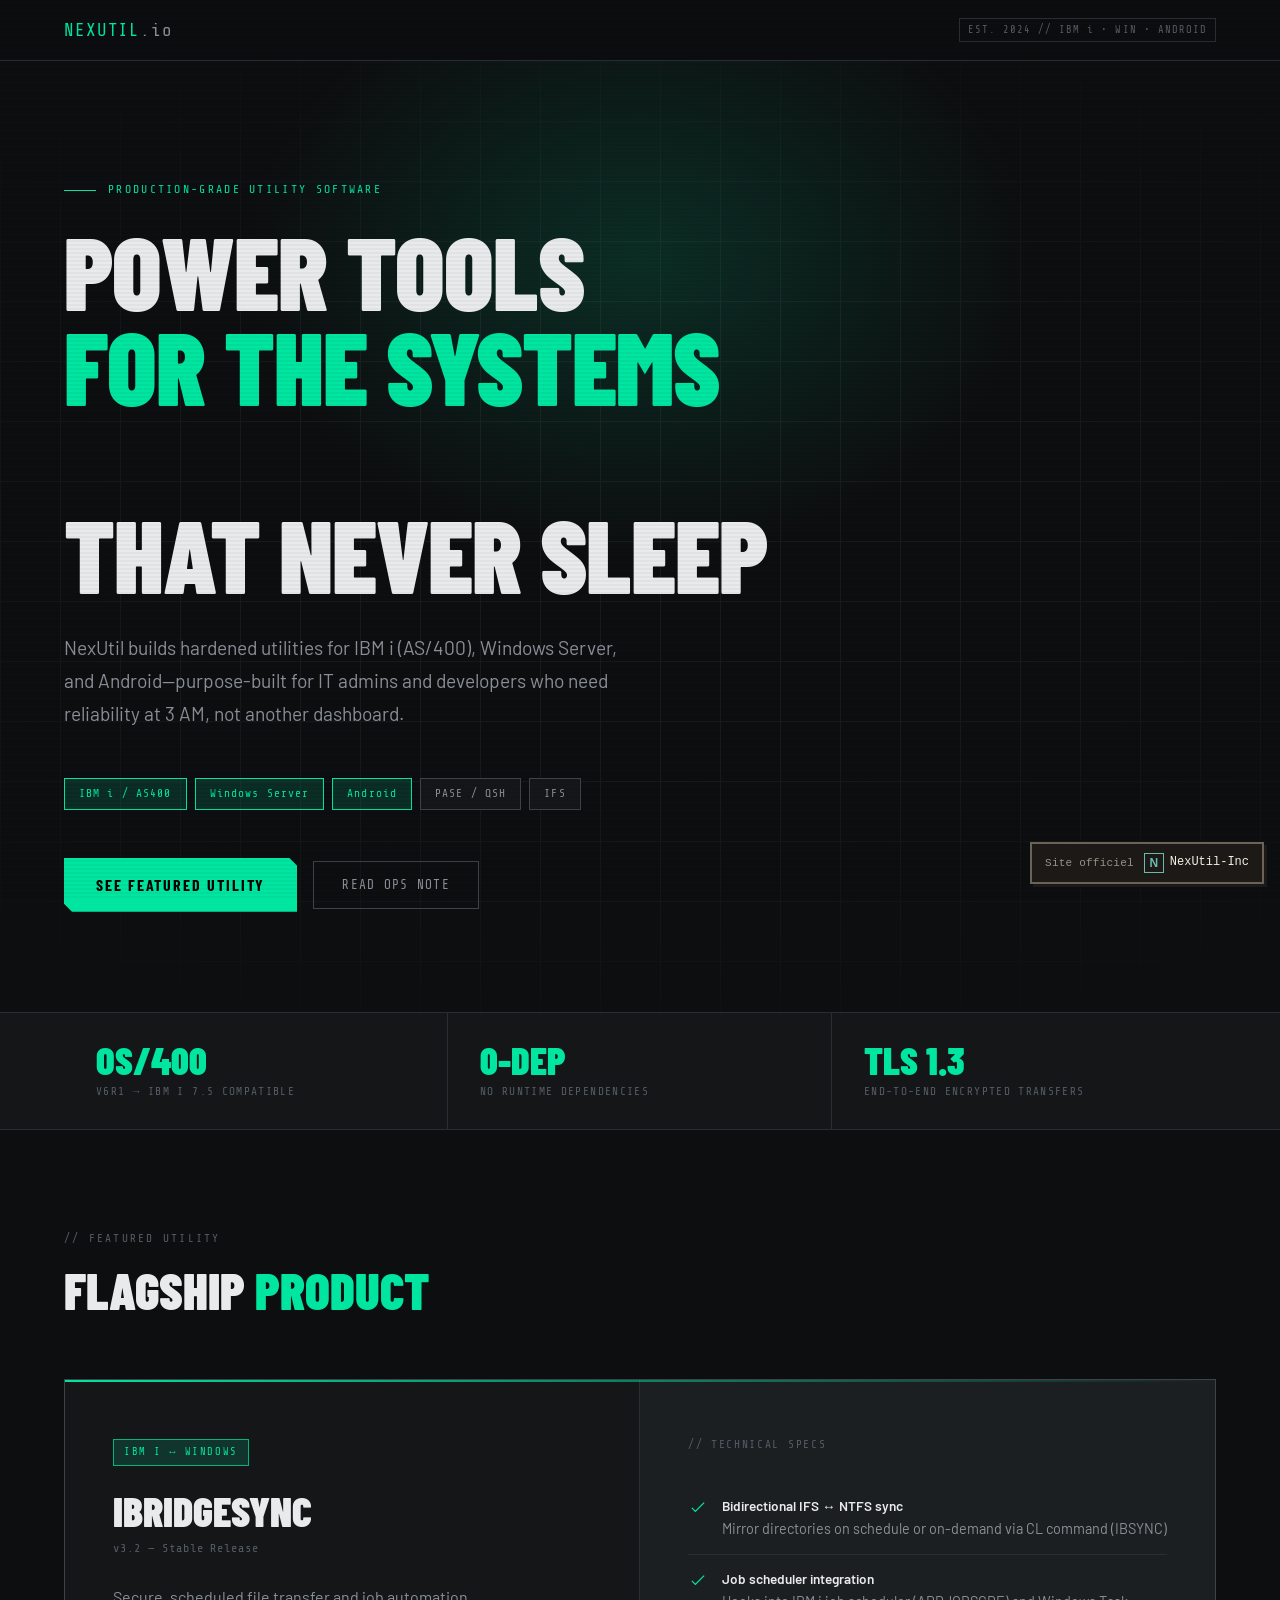
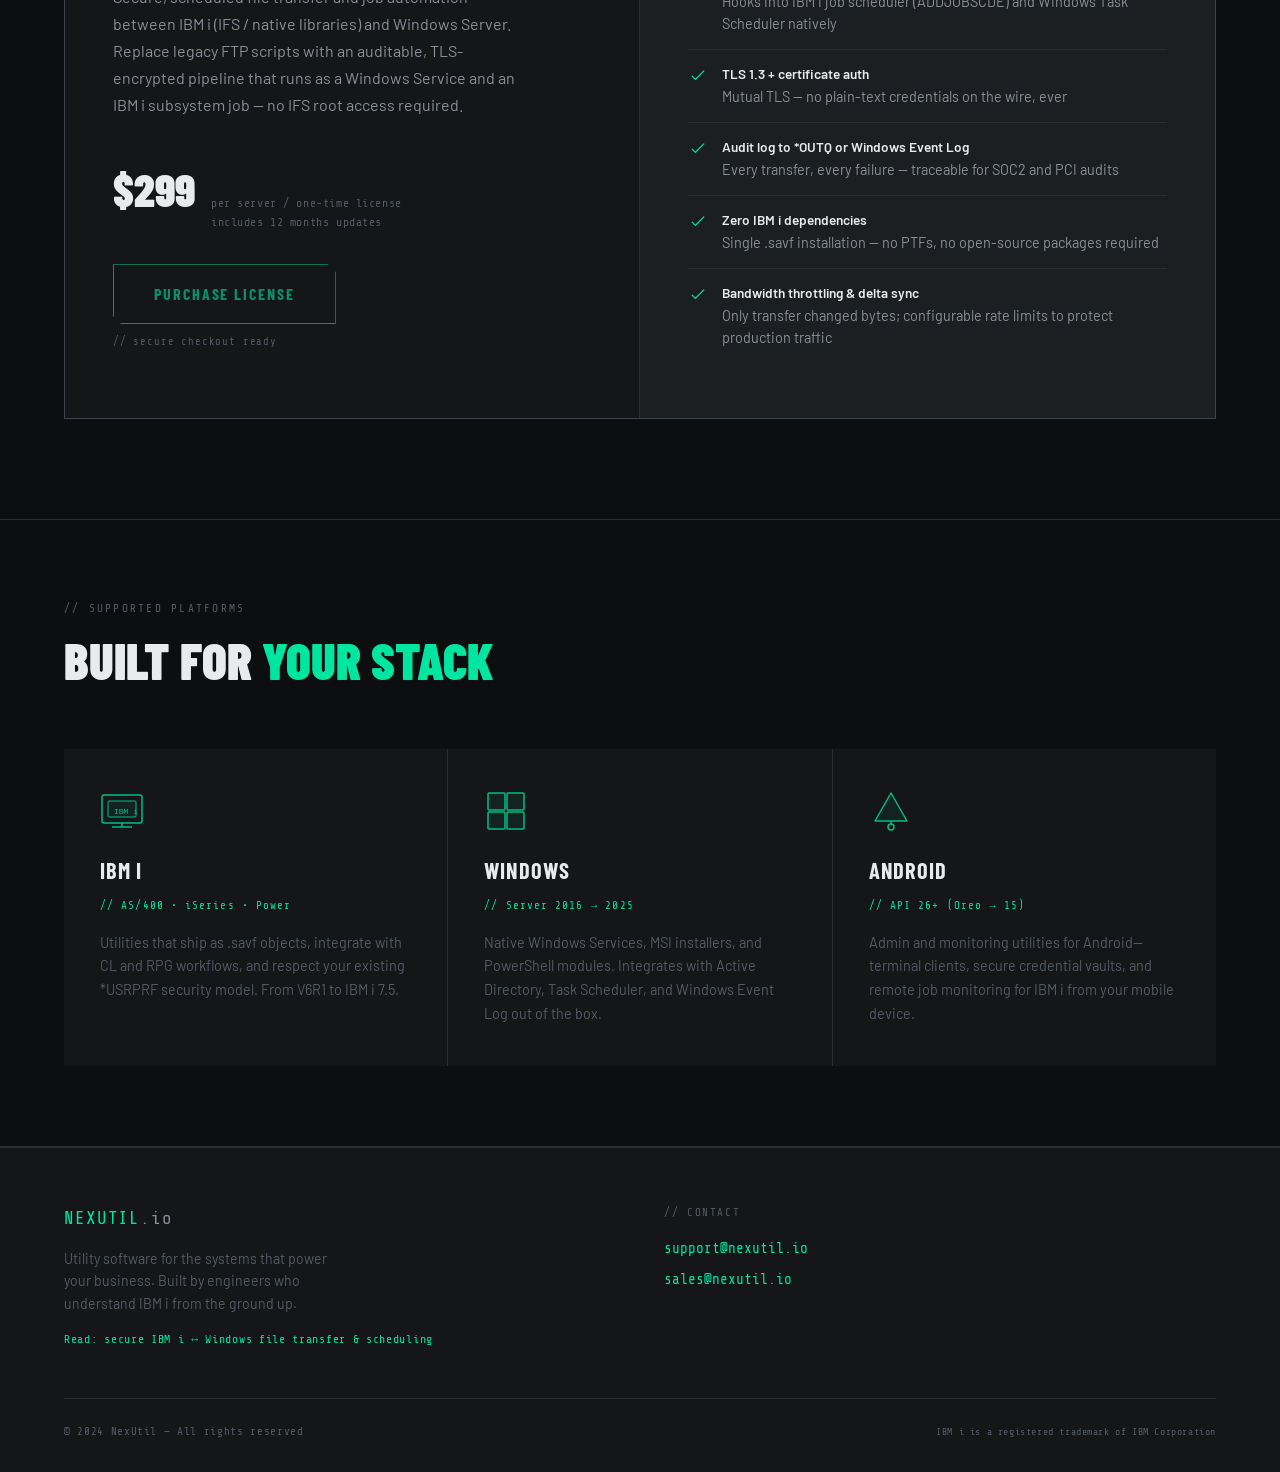
<file: NexUtil — Utility Software for IBM i, Windows & Android.html>
<!DOCTYPE html>
<!-- saved from url=(0038)https://nexutil.netlify.app/#featured -->
<html lang="en">

<head>
    <meta http-equiv="Content-Type" content="text/html; charset=UTF-8">
    <link rel="stylesheet" href="./NexUtil — Utility Software for IBM i, Windows &amp; Android_files/3d7xy98o96aj7.css"
        data-precedence="next">
    <link rel="preload" as="script" fetchpriority="low"
        href="./NexUtil — Utility Software for IBM i, Windows &amp; Android_files/25kvgcvbp6c14.js.téléchargement">
    <script src="./NexUtil — Utility Software for IBM i, Windows &amp; Android_files/28fkf9f9btak4.js.téléchargement"
        async=""></script>
    <script src="./NexUtil — Utility Software for IBM i, Windows &amp; Android_files/1h-6463ln454b.js.téléchargement"
        async=""></script>
    <script src="./NexUtil — Utility Software for IBM i, Windows &amp; Android_files/0gokmsaxco-yg.js.téléchargement"
        async=""></script>
    <script
        src="./NexUtil — Utility Software for IBM i, Windows &amp; Android_files/turbopack-207j59bvnx-2r.js.téléchargement"
        async=""></script>
    <script src="./NexUtil — Utility Software for IBM i, Windows &amp; Android_files/2corl6wyj4669.js.téléchargement"
        async="" crossorigin=""></script>
    <script src="./NexUtil — Utility Software for IBM i, Windows &amp; Android_files/1kp1o4kqi1096.js.téléchargement"
        async="" crossorigin=""></script>
    <link rel="preload" href="./NexUtil — Utility Software for IBM i, Windows &amp; Android_files/css2" as="style">
    <link rel="preconnect" href="https://fonts.googleapis.com/">
    <link rel="preconnect" href="https://fonts.gstatic.com/" crossorigin="anonymous">
    <link href="./NexUtil — Utility Software for IBM i, Windows &amp; Android_files/css2" rel="stylesheet">
    <script src="./NexUtil — Utility Software for IBM i, Windows &amp; Android_files/0c0hxoamwjsbw.js.téléchargement"
        nomodule=""></script>
    <meta name="viewport" content="width=device-width, initial-scale=1">
    <title>NexUtil — Utility Software for IBM i, Windows &amp; Android</title>
    <meta name="description"
        content="Production-grade utility software for IBM i (AS/400), Windows, and Android. Trusted by IT admins and developers who can&#39;t afford downtime.">
</head>

<body><!--$--><!--/$-->
    <script>
        function migrateNexUtilLinks() {
            document.querySelectorAll('a[href*="nexutil.nanocorp.app"]').forEach(function (link) {
                link.href = link.href.replace('https://nexutil.nanocorp.app', 'https://nexutil.netlify.app');
            });
        }

        document.addEventListener('DOMContentLoaded', migrateNexUtilLinks);
        new MutationObserver(migrateNexUtilLinks).observe(document.documentElement, { childList: true, subtree: true });

        document.addEventListener('click', function (event) {
            const link = event.target.closest('a');
            if (!link) return;
            if (link.href.includes('checkout.nanocorp.so')) {
                event.preventDefault();
                window.location.href = 'Nexutil.html';
                return;
            }
            if (link.href.includes('nexutil.nanocorp.app')) {
                event.preventDefault();
                window.location.href = link.href.replace('https://nexutil.nanocorp.app', 'https://nexutil.netlify.app');
            }
        });
    </script>
    <script src="./NexUtil — Utility Software for IBM i, Windows &amp; Android_files/25kvgcvbp6c14.js.téléchargement"
        id="_R_" async=""></script>
    <script>(self.__next_f = self.__next_f || []).push([0])</script>
    <script>self.__next_f.push([1, "1:\"$Sreact.fragment\"\n2:I[39756,[\"/_next/static/immutable/chunks/2corl6wyj4669.js\"],\"default\"]\n3:I[37457,[\"/_next/static/immutable/chunks/2corl6wyj4669.js\"],\"default\"]\n4:I[22016,[\"/_next/static/immutable/chunks/2corl6wyj4669.js\",\"/_next/static/immutable/chunks/1kp1o4kqi1096.js\"],\"\"]\nd:I[68027,[\"/_next/static/immutable/chunks/2corl6wyj4669.js\"],\"default\",1]\n:HL[\"/_next/static/immutable/chunks/3d7xy98o96aj7.css\",\"style\"]\n:HL[\"https://fonts.googleapis.com/css2?family=Share+Tech+Mono\u0026family=Barlow+Condensed:wght@400;600;700;900\u0026family=Barlow:wght@400;500;600\u0026display=swap\",\"style\"]\n0:{\"P\":null,\"c\":[\"\",\"\"],\"q\":\"\",\"i\":false,\"f\":[[[\"\",{\"children\":[\"__PAGE__\",{},\"$undefined\",\"$undefined\",4608]},\"$undefined\",\"$undefined\",4624],[[\"$\",\"$1\",\"c\",{\"children\":[[[\"$\",\"link\",\"0\",{\"rel\":\"stylesheet\",\"href\":\"/_next/static/immutable/chunks/3d7xy98o96aj7.css\",\"precedence\":\"next\",\"crossOrigin\":\"$undefined\",\"nonce\":\"$undefined\"}],[\"$\",\"script\",\"script-0\",{\"src\":\"/_next/static/immutable/chunks/2corl6wyj4669.js\",\"async\":true,\"nonce\":\"$undefined\"}]],[\"$\",\"html\",null,{\"lang\":\"en\",\"children\":[[\"$\",\"head\",null,{\"children\":[[\"$\",\"link\",null,{\"rel\":\"preconnect\",\"href\":\"https://fonts.googleapis.com\"}],[\"$\",\"link\",null,{\"rel\":\"preconnect\",\"href\":\"https://fonts.gstatic.com\",\"crossOrigin\":\"anonymous\"}],[\"$\",\"link\",null,{\"href\":\"https://fonts.googleapis.com/css2?family=Share+Tech+Mono\u0026family=Barlow+Condensed:wght@400;600;700;900\u0026family=Barlow:wght@400;500;600\u0026display=swap\",\"rel\":\"stylesheet\"}]]}],[\"$\",\"body\",null,{\"children\":[\"$\",\"$L2\",null,{\"parallelRouterKey\":\"children\",\"error\":\"$undefined\",\"errorStyles\":\"$undefined\",\"errorScripts\":\"$undefined\",\"template\":[\"$\",\"$L3\",null,{}],\"templateStyles\":\"$undefined\",\"templateScripts\":\"$undefined\",\"notFound\":[[[\"$\",\"title\",null,{\"children\":\"404: This page could not be found.\"}],[\"$\",\"div\",null,{\"style\":{\"fontFamily\":\"system-ui,\\\"Segoe UI\\\",Roboto,Helvetica,Arial,sans-serif,\\\"Apple Color Emoji\\\",\\\"Segoe UI Emoji\\\"\",\"height\":\"100vh\",\"textAlign\":\"center\",\"display\":\"flex\",\"flexDirection\":\"column\",\"alignItems\":\"center\",\"justifyContent\":\"center\"},\"children\":[\"$\",\"div\",null,{\"children\":[[\"$\",\"style\",null,{\"dangerouslySetInnerHTML\":{\"__html\":\"body{color:#000;background:#fff;margin:0}.next-error-h1{border-right:1px solid rgba(0,0,0,.3)}@media (prefers-color-scheme:dark){body{color:#fff;background:#000}.next-error-h1{border-right:1px solid rgba(255,255,255,.3)}}\"}}],[\"$\",\"h1\",null,{\"className\":\"next-error-h1\",\"style\":{\"display\":\"inline-block\",\"margin\":\"0 20px 0 0\",\"padding\":\"0 23px 0 0\",\"fontSize\":24,\"fontWeight\":500,\"verticalAlign\":\"top\",\"lineHeight\":\"49px\"},\"children\":404}],[\"$\",\"div\",null,{\"style\":{\"display\":\"inline-block\"},\"children\":[\"$\",\"h2\",null,{\"style\":{\"fontSize\":14,\"fontWeight\":400,\"lineHeight\":\"49px\",\"margin\":0},\"children\":\"This page could not be found.\"}]}]]}]}]],[]],\"forbidden\":\"$undefined\",\"unauthorized\":\"$undefined\"}]}]]}]]}],{\"children\":[[\"$\",\"$1\",\"c\",{\"children\":[[[\"$\",\"nav\",null,{\"children\":[\"$\",\"div\",null,{\"className\":\"container\",\"children\":[\"$\",\"div\",null,{\"className\":\"nav-inner\",\"children\":[[\"$\",\"$L4\",null,{\"href\":\"/\",\"className\":\"logo\",\"children\":[\"NEXUTIL\",[\"$\",\"span\",null,{\"children\":\".io\"}]]}],[\"$\",\"span\",null,{\"className\":\"nav-badge\",\"children\":\"EST. 2024 // IBM i • WIN • ANDROID\"}]]}]}]}],[\"$\",\"section\",null,{\"className\":\"hero\",\"children\":[[\"$\",\"div\",null,{\"className\":\"hero-grid\"}],[\"$\",\"div\",null,{\"className\":\"hero-glow\"}],[\"$\",\"div\",null,{\"className\":\"container\",\"children\":[\"$\",\"div\",null,{\"className\":\"hero-content\",\"children\":[[\"$\",\"div\",null,{\"className\":\"hero-kicker\",\"children\":\"Production-grade utility software\"}],[\"$\",\"h1\",null,{\"className\":\"hero-headline\",\"children\":[\"Power Tools\",[\"$\",\"br\",null,{}],[\"$\",\"em\",null,{\"children\":\"for the Systems\"}],[\"$\",\"br\",null,{}],\"That Never Sleep\"]}],[\"$\",\"p\",null,{\"className\":\"hero-sub\",\"children\":\"NexUtil builds hardened utilities for IBM i (AS/400), Windows Server, and Android—purpose-built for IT admins and developers who need reliability at 3 AM, not another dashboard.\"}],[\"$\",\"div\",null,{\"className\":\"hero-platforms\",\"children\":[[\"$\",\"span\",null,{\"className\":\"platform-chip active\",\"children\":\"IBM i / AS400\"}],[\"$\",\"span\",null,{\"className\":\"platform-chip active\",\"children\":\"Windows Server\"}],[\"$\",\"span\",null,{\"className\":\"platform-chip active\",\"children\":\"Android\"}],[\"$\",\"span\",null,{\"className\":\"platform-chip\",\"children\":\"PASE / QSH\"}],[\"$\",\"span\",null,{\"className\":\"platform-chip\",\"children\":\"IFS\"}]]}],[\"$\",\"div\",null,{\"className\":\"hero-cta\",\"children\":[[\"$\",\"a\",null,{\"href\":\"#featured\",\"className\":\"btn-primary\",\"children\":\"See Featured Utility\"}],[\"$\",\"$L4\",null,{\"href\":\"./Secure%20IBM%20i%20to%20Windows%20File%20Transfer%20and%20Scheduling%20_%20NexUtil.html\",\"className\":\"btn-secondary\",\"children\":\"Read Ops Note\"}]]}]]}]}]]}],[\"$\",\"div\",null,{\"className\":\"stats-bar\",\"children\":[\"$\",\"div\",null,{\"className\":\"container\",\"children\":[\"$\",\"div\",null,{\"className\":\"stats-inner\",\"children\":[[\"$\",\"div\",null,{\"className\":\"stat-item\",\"children\":[[\"$\",\"div\",null,{\"className\":\"stat-num\",\"children\":\"OS/400\"}],[\"$\",\"div\",null,{\"className\":\"stat-label\",\"children\":\"V6R1 → IBM i 7.5 Compatible\"}]]}],[\"$\",\"div\",null,{\"className\":\"stat-item\",\"children\":[[\"$\",\"div\",null,{\"className\":\"stat-num\",\"children\":\"0-DEP\"}],[\"$\",\"div\",null,{\"className\":\"stat-label\",\"children\":\"No runtime dependencies\"}]]}],[\"$\",\"div\",null,{\"className\":\"stat-item\",\"children\":[\"$L5\",\"$L6\"]}]]}]}]}],\"$L7\",\"$L8\",\"$L9\"],[\"$La\"],\"$Lb\"]}],{},null,false,null]},null,false,null],\"$Lc\",false]],\"m\":\"$undefined\",\"G\":[\"$d\",[\"$Le\"]],\"S\":true,\"h\":null,\"r\":\"$undefined\",\"s\":\"$undefined\",\"a\":\"$undefined\",\"l\":\"$undefined\",\"p\":\"$undefined\",\"d\":\"$undefined\"}\nf:I[97367,[\"/_next/static/immutable/chunks/2corl6wyj4669.js\"],\"OutletBoundary\"]\n10:\"$Sreact.suspense\"\n12:I[97367,[\"/_next/static/immutable/chunks/2corl6wyj4669.js\"],\"ViewportBoundary\"]\n14:I[97367,[\"/_next/static/immutable/chunks/2corl6wyj4669.js\"],\"MetadataBoundary\"]\n5:[\"$\",\"div\",null,{\"className\":\"stat-num\",\"children\":\"TLS 1.3\"}]\n6:[\"$\",\"div\",null,{\"className\":\"stat-label\",\"children\":\"End-to-end encrypted transfers\"}]\n7:[\"$\",\"section\",null,{\"className\":\"featured\",\"id\":\"featured\",\"children\":[\"$\",\"div\",null,{\"className\":\"container\",\"children\":[[\"$\",\"div\",null,{\"className\":\"section-kicker\",\"children\":\"// featured utility\"}],[\"$\",\"h2\",null,{\"className\":\"section-title\",\"children\":[\"Flagship \",[\"$\",\"span\",null,{\"children\":\"Product\"}]]}],[\"$\",\"div\",null,{\"className\":\"product-card\",\"children\":[[\"$\",\"div\",null,{\"className\":\"product-info\",\"children\":[[\"$\",\"span\",null,{\"className\":\"product-badge\",\"children\":\"IBM i ↔ Windows\"}],[\"$\",\"h3\",null,{\"className\":\"product-name\",\"children\":\"IBridgeSync\"}],[\"$\",\"div\",null,{\"className\":\"product-version\",\"children\":\"v3.2 — Stable Release\"}],[\"$\",\"p\",null,{\"className\":\"product-desc\",\"children\":\"Secure, scheduled file transfer and job automation between IBM i (IFS / native libraries) and Windows Server. Replace legacy FTP scripts with an auditable, TLS-encrypted pipeline that runs as a Windows Service and an IBM i subsystem job — no IFS root access required.\"}],[\"$\",\"div\",null,{\"className\":\"product-price-row\",\"children\":[[\"$\",\"span\",null,{\"className\":\"product-price\",\"children\":\"$$299\"}],[\"$\",\"span\",null,{\"className\":\"product-price-note\",\"children\":[\"per server / one-time license\",[\"$\",\"br\",null,{}],\"includes 12 months updates\"]}]]}],[\"$\",\"a\",null,{\"href\":\"https://checkout.nanocorp.so/c/7nHSp1NRyW5a34AN7qIg\",\"className\":\"btn-buy\",\"children\":\"Purchase License\"}],[\"$\",\"div\",null,{\"className\":\"coming-soon-note\",\"children\":\"// secure checkout ready\"}]]}],[\"$\",\"div\",null,{\"className\":\"product-specs\",\"children\":[[\"$\",\"div\",null,{\"className\":\"specs-title\",\"children\":\"// technical specs\"}],[\"$\",\"ul\",null,{\"className\":\"spec-list\",\"children\":[[\"$\",\"li\",null,{\"className\":\"spec-item\",\"children\":[[\"$\",\"span\",null,{\"className\":\"spec-icon\",\"children\":[\"$\",\"svg\",null,{\"viewBox\":\"0 0 16 16\",\"fill\":\"none\",\"stroke\":\"currentColor\",\"strokeWidth\":\"1.5\",\"children\":[\"$\",\"polyline\",null,{\"points\":\"1,9 5,13 15,3\"}]}]}],[\"$\",\"span\",null,{\"className\":\"spec-text\",\"children\":[[\"$\",\"strong\",null,{\"children\":\"Bidirectional IFS ↔ NTFS sync\"}],\"Mirror directories on schedule or on-demand via CL command (IBSYNC)\"]}]]}],[\"$\",\"li\",null,{\"className\":\"spec-item\",\"children\":[[\"$\",\"span\",null,{\"className\":\"spec-icon\",\"children\":[\"$\",\"svg\",null,{\"viewBox\":\"0 0 16 16\",\"fill\":\"none\",\"stroke\":\"currentColor\",\"strokeWidth\":\"1.5\",\"children\":[\"$\",\"polyline\",null,{\"points\":\"1,9 5,13 15,3\"}]}]}],[\"$\",\"span\",null,{\"className\":\"spec-text\",\"children\":[[\"$\",\"strong\",null,{\"children\":\"Job scheduler integration\"}],\"Hooks into IBM i job scheduler (ADDJOBSCDE) and Windows Task Scheduler natively\"]}]]}],[\"$\",\"li\",null,{\"className\":\"spec-item\",\"children\":[[\"$\",\"span\",null,{\"className\":\"spec-icon\",\"children\":[\"$\",\"svg\",null,{\"viewBox\":\"0 0 16 16\",\"fill\":\"none\",\"stroke\":\"currentColor\",\"strokeWidth\":\"1.5\",\"children\":[\"$\",\"polyline\",null,{\"points\":\"1,9 5,13 15,3\"}]}]}],[\"$\",\"span\",null,{\"className\":\"spec-text\",\"children\":[[\"$\",\"strong\",null,{\"children\":\"TLS 1.3 + certificate auth\"}],\"Mutual TLS — no plain-text credentials on the wire, ever\"]}]]}],[\"$\",\"li\",null,{\"className\":\"spec-item\",\"children\":[[\"$\",\"span\",null,{\"className\":\"spec-icon\",\"children\":[\"$\",\"svg\",null,{\"viewBox\":\"0 0 16 16\",\"fill\":\"none\",\"stroke\":\"currentColor\",\"strokeWidth\":\"1.5\",\"children\":[\"$\",\"polyline\",null,{\"points\":\"1,9 5,13 15,3\"}]}]}],[\"$\",\"span\",null,{\"className\":\"spec-text\",\"children\":[[\"$\",\"strong\",null,{\"children\":\"Audit log to *OUTQ or Windows Event Log\"}],\"Every transfer, every failure — traceable for SOC2 and PCI audits\"]}]]}],[\"$\",\"li\",null,{\"className\":\"spec-item\",\"children\":[[\"$\",\"span\",null,{\"className\":\"spec-icon\",\"children\":[\"$\",\"svg\",null,{\"viewBox\":\"0 0 16 16\",\"fill\":\"none\",\"stroke\":\"currentColor\",\"strokeWidth\":\"1.5\",\"children\":[\"$\",\"polyline\",null,{\"points\":\"1,9 5,13 15,3\"}]}]}],[\"$\",\"span\",null,{\"className\":\"spec-text\",\"children\":[[\"$\",\"strong\",null,{\"children\":\"Zero IBM i dependencies\"}],\"Single .savf installation — no PTFs, no open-source packages required\"]}]]}],[\"$\",\"li\",null,{\"className\":\"spec-item\",\"children\":[[\"$\",\"span\",null,{\"className\":\"spec-icon\",\"children\":[\"$\",\"svg\",null,{\"viewBox\":\"0 0 16 16\",\"fill\":\"none\",\"stroke\":\"currentColor\",\"strokeWidth\":\"1.5\",\"children\":[\"$\",\"polyline\",null,{\"points\":\"1,9 5,13 15,3\"}]}]}],[\"$\",\"span\",null,{\"className\":\"spec-text\",\"children\":[[\"$\",\"strong\",null,{\"children\":\"Bandwidth throttling \u0026 delta sync\"}],\"Only transfer changed bytes; configurable rate limits to protect production traffic\"]}]]}]]}]]}]]}]]}]}]\n8:[\"$\",\"section\",null,{\"className\":\"platforms\",\"id\":\"platforms\",\"children\":[\"$\",\"div\",null,{\"className\":\"container\",\"children\":[[\"$\",\"div\",null,{\"className\":\"section-kicker\",\"children\":\"// supported platforms\"}],[\"$\",\"h2\",null,{\"className\":\"section-title\",\"children\":[\"Built for \",[\"$\",\"span\",null,{\"children\":\"Your Stack\"}]]}],[\"$\",\"div\",null,{\"className\":\"platforms-grid\",\"children\":[[\"$\",\"div\",null,{\"className\":\"platform-card\",\"children\":[[\"$\",\"div\",null,{\"className\":\"platform-icon\",\"children\":[\"$\",\"svg\",null,{\"viewBox\":\"0 0 44 44\",\"fill\":\"none\",\"xmlns\":\"http://www.w3.org/2000/svg\",\"children\":[[\"$\",\"rect\",null,{\"x\":\"2\",\"y\":\"6\",\"width\":\"40\",\"height\":\"28\",\"rx\":\"2\",\"stroke\":\"#00e5a0\",\"strokeWidth\":\"1.5\",\"fill\":\"none\"}],[\"$\",\"rect\",null,{\"x\":\"8\",\"y\":\"12\",\"width\":\"28\",\"height\":\"16\",\"rx\":\"1\",\"fill\":\"#00e5a0\",\"fillOpacity\":\"0.08\",\"stroke\":\"#00e5a0\",\"strokeWidth\":\"1\"}],[\"$\",\"line\",null,{\"x1\":\"12\",\"y1\":\"38\",\"x2\":\"32\",\"y2\":\"38\",\"stroke\":\"#00e5a0\",\"strokeWidth\":\"1.5\"}],[\"$\",\"line\",null,{\"x1\":\"22\",\"y1\":\"34\",\"x2\":\"22\",\"y2\":\"38\",\"stroke\":\"#00e5a0\",\"strokeWidth\":\"1.5\"}],[\"$\",\"text\",null,{\"x\":\"14\",\"y\":\"25\",\"fontFamily\":\"monospace\",\"fontSize\":\"8\",\"fill\":\"#00e5a0\",\"children\":\"IBM i\"}]]}]}],[\"$\",\"div\",null,{\"className\":\"platform-name\",\"children\":\"IBM i\"}],[\"$\",\"div\",null,{\"className\":\"platform-sub\",\"children\":\"// AS/400 • iSeries • Power\"}],[\"$\",\"p\",null,{\"className\":\"platform-desc\",\"children\":\"Utilities that ship as .savf objects, integrate with CL and RPG workflows, and respect your existing *USRPRF security model. From V6R1 to IBM i 7.5.\"}]]}],[\"$\",\"div\",null,{\"className\":\"platform-card\",\"children\":[[\"$\",\"div\",null,{\"className\":\"platform-icon\",\"children\":[\"$\",\"svg\",null,{\"viewBox\":\"0 0 44 44\",\"fill\":\"none\",\"xmlns\":\"http://www.w3.org/2000/svg\",\"children\":[[\"$\",\"rect\",null,{\"x\":\"4\",\"y\":\"4\",\"width\":\"17\",\"height\":\"17\",\"rx\":\"1\",\"stroke\":\"#00e5a0\",\"strokeWidth\":\"1.5\",\"fill\":\"#00e5a0\",\"fillOpacity\":\"0.08\"}],[\"$\",\"rect\",null,{\"x\":\"23\",\"y\":\"4\",\"width\":\"17\",\"height\":\"17\",\"rx\":\"1\",\"stroke\":\"#00e5a0\",\"strokeWidth\":\"1.5\",\"fill\":\"#00e5a0\",\"fillOpacity\":\"0.08\"}],[\"$\",\"rect\",null,{\"x\":\"4\",\"y\":\"23\",\"width\":\"17\",\"height\":\"17\",\"rx\":\"1\",\"stroke\":\"#00e5a0\",\"strokeWidth\":\"1.5\",\"fill\":\"#00e5a0\",\"fillOpacity\":\"0.08\"}],[\"$\",\"rect\",null,{\"x\":\"23\",\"y\":\"23\",\"width\":\"17\",\"height\":\"17\",\"rx\":\"1\",\"stroke\":\"#00e5a0\",\"strokeWidth\":\"1.5\",\"fill\":\"#00e5a0\",\"fillOpacity\":\"0.08\"}]]}]}],[\"$\",\"div\",null,{\"className\":\"platform-name\",\"children\":\"Windows\"}],[\"$\",\"div\",null,{\"className\":\"platform-sub\",\"children\":\"// Server 2016 → 2025\"}],[\"$\",\"p\",null,{\"className\":\"platform-desc\",\"children\":\"Native Windows Services, MSI installers, and PowerShell modules. Integrates with Active Directory, Task Scheduler, and Windows Event Log out of the box.\"}]]}],[\"$\",\"div\",null,{\"className\":\"platform-card\",\"children\":[[\"$\",\"div\",null,{\"className\":\"platform-icon\",\"children\":[\"$\",\"svg\",null,{\"viewBox\":\"0 0 44 44\",\"fill\":\"none\",\"xmlns\":\"http://www.w3.org/2000/svg\",\"children\":[[\"$\",\"path\",null,{\"d\":\"M22 4 L38 32 H6 Z\",\"stroke\":\"#00e5a0\",\"strokeWidth\":\"1.5\",\"fill\":\"#00e5a0\",\"fillOpacity\":\"0.08\",\"strokeLinejoin\":\"round\"}],[\"$\",\"circle\",null,{\"cx\":\"22\",\"cy\":\"38\",\"r\":\"3\",\"stroke\":\"#00e5a0\",\"strokeWidth\":\"1.5\",\"fill\":\"none\"}],[\"$\",\"line\",null,{\"x1\":\"22\",\"y1\":\"35\",\"x2\":\"22\",\"y2\":\"32\",\"stroke\":\"#00e5a0\",\"strokeWidth\":\"1.5\"}]]}]}],[\"$\",\"div\",null,{\"className\":\"platform-name\",\"children\":\"Android\"}],[\"$\",\"div\",null,{\"className\":\"platform-sub\",\"children\":\"// API 26+ (Oreo → 15)\"}],[\"$\",\"p\",null,{\"className\":\"platform-desc\",\"children\":\"Admin and monitoring utilities for Android—terminal clients, secure credential vaults, and remote job monitoring for IBM i from your mobile device.\"}]]}]]}]]}]}]\n9:[\"$\",\"footer\",null,{\"children\":[\"$\",\"div\",null,{\"className\":\"container\",\"children\":[[\"$\",\"div\",null,{\"className\":\"footer-inner\",\"children\":[[\"$\",\"div\",null,{\"className\":\"footer-brand\",\"children\":[[\"$\",\"$L4\",null,{\"href\":\"/\",\"className\":\"logo\",\"children\":[\"NEXUTIL\",[\"$\",\"span\",null,{\"children\":\".io\"}]]}],[\"$\",\"p\",null,{\"className\":\"footer-tagline\",\"children\":\"Utility software for the systems that power your business. Built by engineers who understand IBM i from the ground up.\"}],[\"$\",\"$L4\",null,{\"href\":\"./Secure%20IBM%20i%20to%20Windows%20File%20Transfer%20and%20Scheduling%20_%20NexUtil.html\",\"className\":\"footer-post-link\",\"children\":\"Read: secure IBM i ↔ Windows file transfer \u0026 scheduling\"}]]}],[\"$\",\"div\",null,{\"children\":[[\"$\",\"div\",null,{\"className\":\"footer-contact-title\",\"children\":\"// contact\"}],[\"$\",\"div\",null,{\"className\":\"footer-contact\",\"children\":[[\"$\",\"a\",null,{\"href\":\"mailto:support@nexutil.io\",\"children\":\"support@nexutil.io\"}],[\"$\",\"a\",null,{\"href\":\"mailto:sales@nexutil.io\",\"children\":\"sales@nexutil.io\"}]]}]]}]]}],[\"$\",\"div\",null,{\"className\":\"footer-bottom\",\"children\":[[\"$\",\"span\",null,{\"className\":\"footer-copy\",\"children\":\"© 2024 NexUtil — All rights reserved\"}],[\"$\",\"span\",null,{\"className\":\"footer-copy\",\"style\":{\"fontFamily\":\"var(--mono)\",\"fontSize\":\"0.62rem\",\"color\":\"var(--text-muted)\"},\"children\":\"IBM i is a registered trademark of IBM Corporation\"}]]}]]}]}]\na:[\"$\",\"script\",\"script-0\",{\"src\":\"/_next/static/immutable/chunks/1kp1o4kqi1096.js\",\"async\":true,\"nonce\":\"$undefined\"}]\nb:[\"$\",\"$Lf\",null,{\"children\":[\"$\",\"$10\",null,{\"name\":\"Next.MetadataOutlet\",\"children\":\"$@11\"}]}]\nc:[\"$\",\"$1\",\"h\",{\"children\":[null,[\"$\",\"$L12\",null,{\"children\":\"$L13\"}],[\"$\",\"div\",null,{\"hidden\":true,\"children\":[\"$\",\"$L14\",null,{\"children\":[\"$\",\"$10\",null,{\"name\":\"Next.Metadata\",\"children\":\"$L15\"}]}]}],null]}]\ne:[\"$\",\"link\",\"0\",{\"rel\":\"stylesheet\",\"href\":\"/_next/static/immutable/chunks/3d7xy98o96aj7.css\",\"precedence\":\"next\",\"crossOrigin\":\"$undefined\",\"nonce\":\"$undefined\"}]\n13:[[\"$\",\"meta\",\"0\",{\"charSet\":\"utf-8\"}],[\"$\",\"meta\",\"1\",{\"name\":\"viewport\",\"content\":\"width=device-width, initial-scale=1\"}]]\n11:null\n15:[[\"$\",\"title\",\"0\",{\"children\":\"NexUtil — Utility Software for IBM i, Windows \u0026 Android\"}],[\"$\",\"meta\",\"1\",{\"name\":\"description\",\"content\":\"Production-grade utility software for IBM i (AS/400), Windows, and Android. Trusted by IT admins and developers who can't afford downtime.\"}]]\n"])</script>
    <script async=""
        src="./NexUtil — Utility Software for IBM i, Windows &amp; Android_files/badge.js.téléchargement"></script>
    <script type="module"
        src="./NexUtil — Utility Software for IBM i, Windows &amp; Android_files/v4513226cdae34746b4dedf0b4dfa099e1781791509496"
        integrity="sha512-ZE9pZaUXND66v380QUtch/5sE9tPFh2zg45pR2PB0CVkCtOREv2AJKkSidISWkysEuQ0EH8faUU5du78bx87UQ=="
        data-cf-beacon="{&quot;version&quot;:&quot;2024.11.0&quot;,&quot;token&quot;:&quot;076480c64e934d95bbc9d824a968f196&quot;,&quot;r&quot;:1}"
        crossorigin="anonymous"></script>
    <next-route-announcer style="position: absolute;"><template shadowrootmode="open">
            <div aria-live="assertive" id="__next-route-announcer__" role="alert"
                style="position: absolute; border: 0px; height: 1px; margin: -1px; padding: 0px; width: 1px; clip: rect(0px, 0px, 0px, 0px); overflow: hidden; white-space: nowrap; overflow-wrap: normal;">
                NexUtil — Utility Software for IBM i, Windows &amp; Android</div>
        </template></next-route-announcer>
    <div id="__nanocorp-badge-host"
        style="position: fixed !important; bottom: 16px !important; right: 16px !important; z-index: 2147483646 !important; display: block !important; visibility: visible !important; opacity: 1 !important;">
        <template shadowrootmode="closed">
            <style>
                a {
                    display: inline-flex;
                    align-items: center;
                    gap: 10px;
                    background: #1C1917;
                    border: 2px solid #6B6358;
                    box-shadow: 3px 3px 0 #1C1917;
                    padding: 9px 13px;
                    text-decoration: none;
                    cursor: pointer;
                    transition: transform .1s ease, box-shadow .1s ease, border-color .1s ease
                }

                a:hover {
                    transform: translate(-1px, -1px);
                    box-shadow: 4px 4px 0 #1C1917;
                    border-color: #6BB8AE
                }

                .nc-l {
                    font-family: ui-monospace, SFMono-Regular, Menlo, Consolas, monospace;
                    font-size: 11px;
                    font-weight: 500;
                    letter-spacing: .02em;
                    line-height: 1;
                    color: #9A9188
                }

                a:hover .nc-l {
                    color: #C4BAA8
                }

                .nc-lock {
                    display: inline-flex;
                    align-items: center;
                    gap: 6px
                }

                .nc-mark {
                    height: 15px;
                    width: auto;
                    display: block;
                    fill: #6BB8AE
                }

                .nc-word {
                    display: none
                }

                a:hover .nc-word {
                    display: none
                }

                .nc-mark {
                    display: none
                }

                .nc-lock::before {
                    content: "N";
                    display: inline-flex;
                    align-items: center;
                    justify-content: center;
                    width: 18px;
                    height: 18px;
                    border: 1px solid #6BB8AE;
                    color: #6BB8AE;
                    font: 700 12px/1 Arial, sans-serif;
                }

                .nc-lock::after {
                    content: "NexUtil-Inc";
                    color: #F4EEE2;
                    font-family: ui-monospace, SFMono-Regular, Menlo, Consolas, monospace;
                    font-size: 12px;
                }

                @media print {
                    a {
                        display: none
                    }
                }
            </style><a href="https://nexutil.netlify.app/"
                target="_blank" rel="noopener" aria-label="NexUtil-Inc"><span class="nc-l">Site officiel</span><span class="nc-lock"><svg class="nc-mark" viewBox="295 203.844 232 160.311"
                        aria-hidden="true">
                        <path
                            d="M524 272.6v13.5h-.4v8.3h-2v6.2h-2v4.7H517v4l-1.7.7v.7h-1.6v2.7h-2v1.4l-2.4.1v1.4l-1 .2v2l-2 .7v1H504v1.7l-2.1.5v1.5h-1.4l-.2.6h-.3v2h-2.7v2.8h-5.2v2.3h-5v3.7h-4.7v2.7h-5v2.4h-5.6l-.2 2.7H462v2.7h-11.4l-4 .3v2.7h-31v-2.7h-13v-3h-3.5v4.2h3.4v.5h1.7l.1 1.9h9.1v2.7h40l.2-2 12.6-.2-.2-.4h5.4v-.1h2v2.2l-7.4.5v1.5h-8.7l-1.7.3v2.6l-13 .1v1c-2.8.4-19 .4-21-.3v-.2l-11-.5v-2.2l-11-.5V352c-3.5 0-7.5.1-10.2-.5v-1.7h-3l-.2-.9h-3.4v-2.7l-3.7-.3v-.3h-2V343H372v-2.7h-3.9l-.1-2.4-3.2-.3v-2.2l-3.6-.5v-2.4H358V330h-2.4v-3h-2.7v-3.7h-2.7v-2.9l-2.7-.1v-4.4l-3-.4V309l-2.8-.1v-17h2.8v-7h3v-3.5h3V276h2.4v-2.7h2.7v-2.7h2.5l.2-2.7 2.9-.3v-2.7h5.2v-1.7l4.9-.4v-3h4.7v-2.4c2-.6 3.3-.6 6.4-.6h.6l.2-2.7h7.7v-3.2h2.4l9.4-.2v-3h27l.4 3h7l.2 3h6v2.7l3.4.4v2.7l3.7.3v2.7l1.9.3v2.4h2.7v3l2.7.2v13H455v3l-1.6.2-.2 1.8-2.5.4v2.3l-3.4.5-.5 2.2-4.4.5v2.6l-3 .1v.5h-5.2l-.2 2.4h-19v-2.4l-2.7-.1h-3.4l-2.3-.5v-2l-3.7-.4-.2-3.4h-3l-2.9.5v6h2.4l.3 4.7 3.4.3v1l7.7.4.2 2.3h23.5l.2-.8h8.2l.2-2h5.4l.1-.9 2.9-.3v-2h3.7v-.4l3-.3v-2.4l1.7-.2.5.2.2-.3h.3v-2.4l2.9-.2v-2.7h2.6l.2-2.7 2.7-.1v-7.3h2.7V270l-2.7-.1-.2-7-2.3-.3-.4-3h-1.5V257l-1-.1V254l-5.7-.3v-3.2h-4.4v-2.7h-5.3V245l-3.4-.4-.2-.3H443l-.1-2.2-7-.3-.4-2.6h-13.1v-2.7l-4.4-.1h-31.4v2.8h-12.8l-.2 2.4-2.8.2-6.4.1-.5.2v2.9H358v2.7l-5.2.1v2.6l-5.4.3v3h-3v2.7l-5.7.4v3l-2.9.2v2.8H333l-.2 2.7h-2.5v2.2l-2.7.4v2.7l-1.5.1.2 2.4-1.9.2v3.5h-3v6.2h-2.7l-.2 8.1-2.5.2v22.6h2.7v9l2.7.1v4.6l3 .1.2 4 1.8.2v2.9l1.2.2v2.7l2.7.1.2 2.4 2.7.3.1 2.4h2.7v2.9h5.4v-3H339l-.1-2.3-2.9-.3v-3l-1.7-.4v-1l-1-.3v-2.9l-2.7-.7-.1-2.5-2.7-.3-.2-2.9-1.3-.2v-6l-2.9-.4v-21.7l2.7-.2.2-2.9h1.6v-3.8l2.7-.2v-3.9h2.7V284l2.7-.2v-2.3h2.7v2.7H336v10.4l-2.8.2v9.6h2.8l.2 9.8h2.5l.2 4.7 2.7.4.1 4h2.7l.2 4 2.5.4.2 2.7 2.8.1v2.2l2.2.2-.1 2.5 3.2.2.1 2.5 2.5.4.2 2 2.7.2v2.5h3v2.5h5.2l.2 2 4.5.2v2.5h6.3l.1 2 2.7.2.2 3.2h7.7v2.9h8.4l.2 2.4h13.8v3h7.4l.2-.2 27.4.2v-3h15v-2.4h9.3l.2-2.7 7.4-.2.2-2.5 7.2-.2v-2.3l2-.2v-.7h6l.2-2.3 3.9-.2.2-1.7h3l.3-2.5h5.4l.2-2.9 2.7-.1.1-4.6h3l.2-2.7 2.6-.3.1-2.2h2.4v-2.7l1.5-.4.2-7h-4v2.3l-3.4.7v3l-2.7.2v3.2h-2.9l-.2 2.2h-3.2v.8l-2.5.2 1.7-.2.3 2.6-4 .1V333l-.8-.2v-.2h3.8v-2.3l1.7-.2.2-2.5h3l.2-1 2.5-.2.2-3.2h1.6l.2-2.9 1.4-.1.1-1.2 2.2-.4.5-4h2l.2-3.2h2l.2-5h2.7v-8.7h2v-25.1zm-40.2 73h-3.4v-2.2h3.4zm7.4-2.5h-4.9l-.1-2.7h5zm3-2.7H492V338h3.7l-1.4.2zm5.7-2.4h-4.3v-2.7h4.3zm-46.2-10.2.3-1.2.5 1.2zm13.1-1.4-10.4.2-1.4.5v-2.6l5.8-.1V323h5.3v-2.5l.2-.2h4.9l.5-2.8h6l.4-3 4.5-.4v-3h3.7v-2.4l3.2-.3v-2.2l2.7-.2.2-2.7 2.5-2h2.3l1-5.8h2.4v-3.7l2.5-.3.2-6.4h2.7v-15.5l-.2-1.5.2-8.3-2.5-.3V256h-2.6l.2-2.5H498v5.9l2.7.3v4h.3l-.3 1.2v4.8h-2v1h-3v2.5l.6.2v7.9l-1.3.2v5.2h-3l.3-22.3-2.7-.3-.2-7.6-3-.2-.1-2.8-2.4-.2-.2-2.9-3.2-.1v-2.7h-3.2l-.1-3.4h-2.4v-3h-2.5l.2-2.2-3.6-.2v-2.4l-5.3-.1-.2-1.5H458v-2.4h-9.6l-.6-3.2-15.5-.3v-2.6l-35.7-.1v3.3l29.1.2v2.2l14.1.5.2 1.7h2.7l.2 1.8 7.2.5v2.4l5.9.3v2.4h5l.2 2.7 4 .3.2 2.9 3.9.3.1 2.7 5.3.4.1 2.5h4l.2 2.7 1.5.2v3.2l3 .3.2 7.3 2.7.1v14.2h-2.7v7l-3 .2-.2 4-3.2.3-.1 2.3-2.7.2-.2 2.7-2.5.1v2.6l-2.7.1v.4h-2.5l-.2 2.5-3 .2v2.2l-5.7.3v2.2l-7 .2v2.5h-13.4l-.1 2-11.5.2v3.2l16.8.2v.3l-1.5.5-1 1.5-2.7.2v.5l-4.2.3h-14.3v-.1l-8.4-.2v-2.4h-8l-.2-3-5.2-.2v-.5l-2.2-.1-.3-2.2-4.6-.4-.2-2.2-3.1-.3-.2-2.4-1-.1-.2-2.6-2.3-.1v-2l-3.2-.4v-11.5l.5-2 2.7-.1v-4l2.6-.3.2-1.8 2.7-.2.2-2.2 3-.1v-3h5v-2.4l6-.2.3-2h19.5l.3.3v1.9l5.7.1.2 2.4 3 .2.2 3 2.5.2.2 4h2.7V279l-2.9-.1v-5.6l-3.7-.2-.2-2.3-4.7-.2-.1-2.7h-10.1m0 0-2.2-.7 2.2-.1v-1.7l-15.8-.2v2.5l-10.3.4-.2 2.5-6 .2-.2 2.5-3.3.3-.2 2.4h-4.9l-.2 2.9-2.6.1-.2 4-2.4.4v3.7l-2.8.2v19l2.8.2v3.5l2.6.4.1 3.7 2.5.3.2 3 2.7.2.2 2.6 4 .1.2 2.2 3.7.2.1 1.2 4 .3v2.7l4.5.5.1 2.5h8.3v2.6h12.2v2.8h38.2v-2.2H466v-2.7h8.6v-2.1h5.9v-.7h1l-.2-1 3.7-.2.2-1.9 4-.1V323l2.9-.1.2-2.6 5.9-.1v-2.7l2.6-.2.6-2.9 4-.3.3-2.7 2.5-.3.4-4.8h2.7l.5-2.7 1.7-.1.5-5.4 2.3-.2.2-2.7h.7v-4.4h2.3v-6.7h.2v-22.3h-2.5l-.2-8h-2.5l-.2-6.1h-3l-.2-2.7h-2l-.5-3-1.7-.2-.2-1.2h-1.5v-2l-1.7-.2v-2h-1.8v-.9h-1.2l-.2-1.7h-1.8l-.2-1H497l-.2-1h-1.2l-.1-.3-1 .2.3-2.4-2.7-.2v-2.7h-5l-.2-2.3h-6.4v-2.7l-5.4-.2-.1-2.5-3.4-.2v-1.9h-5.4v-3l-8.7-.3v-2.7h-11.8l-.2-3.2-20-.2V204h-37.3v3.2l-20.2.2-.1 2.8-12.3.2v2.9l-8.2.1v3h-6.1v2.1l-3.2.2v2.3l-7.4.4v2.5h-4.5v2.4h-5v3h-4.8l-.2 2.7h-3v2l-2.7.2v2l-2.5.2-.2 2.3-2.5.5-.1 2.4H303v3.2h-2.6l-.5 2.7h.2v3h3v-2.8l4-.4.2-2.3h2.7l.2-2.9 3-.2.4-2.7h2.6l.2-2.7 4.2-.3.5-2 3-.2v-1.8h6.4v-2.6l2.7-.1v-.4h6.8v3h-6l-.1 2-3.5.2v1.9l-5.2.2v2.7l-4 .1v2.4l-4.8.3-.2 2.9-3 .2v2.7l-2.7.1-.1 3h-2.6v3.1l-2.5.2-.1 2.3H303l-.2 5.3h-2.4l-.1 3.8-2 .2-.2 6.8h-2.7v28.8h2.7v2.2h2.7V301h-2.5v-17.9l2.5-.1v-9.3h2.3l.2-4.6 2.5-.1v-3.9h2v-.8h.5l-.5-.2v.3l.5-.1v-1.2l.2-.4-.2-.3h2.2v-2.7l2.7-.2.4-2.7 2.3-.1.3-3 2.7-.2.2-2.6 3.9-.5.1-2.8 2.7-.2.4-2.5 4-.2.2-2.9h3.8l.2-2.7 4.4-.1v-2.6l5.5-.1v-1.5l3.6-.2v-2.4l7.4-.1.1-2.4 3.4-.3.2-.4h1.8v-1.7h5.5v-1h6l.1-2h12.8l.1-.7 6.1-.1v-2.4l4.7-.2v-.1h19.2v-.2l10 .2V219h-3v-1.2l-19.8-.7-.3.4H370l-.1 3-19.2-.1v-1.7h7.6v-2l8-.2v-2.9H377l.4-3.2 17.6-.2v-.1l1.9.1v-.5h18.8l.2.5 22.7.2.1 2.9 13.5.3.2 2.9 2.6.1v.2h6.8l.1 2.2 4.2.2.2 1.5 5 .5.4 2.4h1l.2.1h3.8l.4 2.7 5.5.2.2 2.4 6.5.3.2 2.9h2.4l.3 1.8 2.7.2v1.8l3.2.4.3 2.5 2.4.3.1 2.6 2.4.1v2.9l2.7.2.2 2.5 2.3.2v2.8l2.4.4.3 5.5h1.8v8.8l3 .2v1.8l.2.7h-.1v17h-1.5l-.2.5h-1l-.2 7.8h-2l-.3 4.7-2.4.2-.3 3.2-2.2.1-.2 2.2-2.5.2-.2 2.5-2.7.7v1.7h-2l-.1 2.5-3 .2-.2 2.7-5.6.3-.2 2.7-6.2.4v1.8l-2.7.2v.5l-3.2.2-.1 2.3-9.8.5-.1 3.2-.4.2z">
                        </path>
                    </svg><svg class="nc-word" viewBox="1.6 -73 342.1 93.5" aria-hidden="true">
                        <path
                            d="M42.9.9q-1.6 0-2.7-2.4L13.1-60.3q-.3-.7-.7-.6-.5.1-.5.9v51.4q0 2.8 1 4.2t3.4 1.9l1.3.2q1.3.1 1.3 1.2T17.4 0H3.1Q1.6 0 1.6-1.1t1.3-1.2l1.3-.2q2.6-.4 3.6-1.9 1-1.4 1-4.2v-56.8q0-2.1-.6-2.8t-3-1.1l-2.3-.4q-1.3-.3-1.3-1.2 0-1.1 1.5-1.1h10.7q2.5 0 3.5 2.2l23.6 51.9q.3.6.8.5t.4-.7v-45.3q0-3.2-1.1-4.5t-2.8-1.5l-1.8-.3q-1.3-.3-1.3-1.2 0-1.1 1.5-1.1h14.3q1.5 0 1.5 1.1t-1.3 1.2l-1.3.2q-2.6.4-3.6 1.6t-1 4.5v61.1q0 1.8-.6 2.5t-1.7.7M66 .9q-4.2 0-6.9-2.7-2.7-2.6-2.7-7 0-4.3 2.7-8.2t7.4-6.9q4.7-3.1 10.7-5 1.3-.4 1.3-1.7v-9.1q0-4.8-1.5-6.8-1.5-2.1-4.1-2.1t-4.6 2.2-2.9 7.6q-.5 3.2-2.2 4.6-1.6 1.5-3.3 1.5-2.8 0-2.8-2.8 0-2.9 1.7-5.7t4.3-5.3q2.7-2.3 5.9-3.7t6.4-1.4q9.9 0 9.9 11.5v30.6q0 4.2 2.1 4.2 1.3 0 2.4-1.8 1.1-1.7 1.1-5.9 0-1.6 1.3-1.6 1.2 0 1.2 1.7 0 7.3-2.5 10.5Q88.3.9 85.1.9q-2.4 0-3.8-2-1.4-1.9-1.9-4.6-.1-1-.9-1.1-.7 0-1.4 1-2.4 3.3-4.9 5T66 .9m2.7-4.6q2.6 0 4.8-1.9t3.6-4.9 1.4-7v-7.3q0-1.9-2.1-1.1-6.1 2.2-9.4 6-3.4 3.9-3.4 9.3 0 6.9 5.1 6.9M96.9 0q-1.5 0-1.5-1.1 0-.9 1.3-1.2l1.2-.2q2.1-.4 2.8-1.3t.6-2.9v-33.6q0-1.8-.5-2.5t-2-.8l-2.1-.3q-1.3-.1-1.3-1.1 0-.8 1.6-1.1 3.1-.5 4.8-1.6t3.4-2.7q.9-.9 1.5-.9.9 0 .9 1.2v4.5q0 .9.6 1.1t1.5-.5q4-3.8 7.1-5.2t6.4-1.4q4.5 0 7.2 3.1 2.7 3.2 2.7 9.3v32.5q0 2.1.7 2.9.6.9 2.7 1.2l2.2.3q1.1.2 1.1 1.2 0 1.1-1.2 1.1h-16.8q-1.4 0-1.4-1.1 0-1 1.1-1.2l1.4-.2q2.1-.3 2.8-1.2t.6-3v-31.4q0-4.9-1.8-6.9t-5.1-2-5.7 1.8q-2.6 1.9-4.1 5-1.5 3-1.5 6.7v26.8q0 2.1.7 3t2.7 1.1l2.7.3q1.1.2 1.1 1.1 0 1.2-1.5 1.2Zm64.3.9q-5.1 0-9.1-3.4Q148-6 145.6-12t-2.4-13.4 2.4-13.3 6.5-9.4 9.1-3.5 9.2 3.5q4 3.5 6.4 9.4t2.4 13.3-2.3 13.4-6.5 9.5Q166.3.9 161.2.9m0-2.5q10.4 0 10.4-23.8 0-23.7-10.4-23.7t-10.4 23.7 10.4 23.8M210.3.9q-7.4 0-12.9-4.6t-8.6-12.9-3.1-19.8q0-11 3.4-19.3 3.3-8.2 9-12.8 5.6-4.5 12.5-4.5 4.1 0 7.2.8 3.1.7 5.5 1.9 1.2.7 1.2 2.1l.3 15.2q0 1.7-1.2 1.7t-1.4-1.3l-1-3.7q-2.1-7.8-4.8-10.8-2.8-3-6.6-3-7 0-11.6 8.6-4.7 8.7-4.7 25.1 0 11.2 2.4 18.9 2.3 7.7 6.1 11.6t7.9 3.9q4.5 0 7.3-2.8t4.6-10.8l1.2-4.9q.3-1.5 1.6-1.3 1.1.2 1.1 1.7l-.4 16.2q0 1.4-1.3 2.1-2.4 1.2-5.6 1.9-3.3.8-8.1.8m39.7 0q-5.1 0-9.1-3.4-4.1-3.5-6.5-9.5T232-25.4t2.4-13.3 6.5-9.4 9.1-3.5 9.2 3.5q4 3.5 6.4 9.4t2.4 13.3-2.4 13.4-6.4 9.5Q255.1.9 250 .9m0-2.5q10.4 0 10.4-23.8 0-23.7-10.4-23.7t-10.4 23.7T250-1.6m35.9-43q4.1-7 9.9-7 3.3 0 4.9 1.9 1.6 2 1.6 4.4 0 1.9-.9 3.1t-3 1.2q-1.6 0-2.3-.8-.8-.7-1.2-1.7-.5-1-1.1-1.7-.6-.8-2-.8-1.8 0-3.4 2.1-1.6 2.2-2.6 5.8-1.1 3.6-1.1 8.2v23.2q0 2.1.7 3t2.7 1.1l2.7.3q1.1.2 1.1 1.1 0 1.2-1.5 1.2h-16.9Q272 0 272-1.1q0-.9 1.3-1.2l1.2-.2q2.1-.4 2.7-1.3t.7-2.9v-33.6q0-1.8-.5-2.5t-2-.8l-2.1-.3Q272-44 272-45q0-.8 1.6-1.1 3.1-.5 4.8-1.6t3.4-2.7q.9-.9 1.5-.9.9 0 .9 1.2v5.4q0 .7.6.8t1.1-.7M305 20.5q-1.5 0-1.5-1.1t1.3-1.2l1.4-.2q2.1-.3 2.8-1.2t.6-3v-54.1q0-1.8-.5-2.5t-2-.8l-2.1-.3q-1.3-.1-1.3-1.1 0-.8 1.6-1.1 3.1-.5 4.8-1.6t3.4-2.7q.9-.9 1.5-.9.9 0 .9 1.2v3.1q0 .7.6.9t1.4-.5l1.1-1.1q2-2 4.1-3t4.8-.9q4.6 0 8.2 3.1 3.5 3 5.6 8.4t2 12.7q0 8.3-2.6 14.7t-7.1 10T323.5.9q-3 0-5.3-1.1-1.8-.8-1.8 1.1v12.9q0 2.1.7 2.9t2.7 1l3.7.5q1.1.2 1.1 1.1 0 1.2-1.5 1.2Zm18.8-22.1q5.6 0 9.1-6.6 3.4-6.6 3.4-17.8 0-10.3-3-15.7t-8.5-5.4q-3.4 0-5.9 2.8t-2.5 7.8v25.2q0 4.5 2.1 7.1 2 2.6 5.3 2.6"></path></svg></span></a></template></div><div hidden=""></div><nav><div class="container"><div class="nav-inner"><a class="logo" href="https://nexutil.netlify.app/">NEXUTIL<span>.io</span></a><span class="nav-badge">EST. 2024 // IBM i • WIN • ANDROID</span></div></div></nav><section class="hero"><div class="hero-grid"></div><div class="hero-glow"></div><div class="container"><div class="hero-content"><div class="hero-kicker">Production-grade utility software</div><h1 class="hero-headline">Power Tools<br><em>for the Systems</em><br>That Never Sleep</h1><p class="hero-sub">NexUtil builds hardened utilities for IBM i (AS/400), Windows Server, and Android—purpose-built for IT admins and developers who need reliability at 3 AM, not another dashboard.</p><div class="hero-platforms"><span class="platform-chip active">IBM i / AS400</span><span class="platform-chip active">Windows Server</span><span class="platform-chip active">Android</span><span class="platform-chip">PASE / QSH</span><span class="platform-chip">IFS</span></div><div class="hero-cta"><a href="https://nexutil.netlify.app/#featured" class="btn-primary">See Featured Utility</a><a class="btn-secondary" href="./Secure%20IBM%20i%20to%20Windows%20File%20Transfer%20and%20Scheduling%20_%20NexUtil.html">Read Ops Note</a></div></div></div></section><div class="stats-bar"><div class="container"><div class="stats-inner"><div class="stat-item"><div class="stat-num">OS/400</div><div class="stat-label">V6R1 → IBM i 7.5 Compatible</div></div><div class="stat-item"><div class="stat-num">0-DEP</div><div class="stat-label">No runtime dependencies</div></div><div class="stat-item"><div class="stat-num">TLS 1.3</div><div class="stat-label">End-to-end encrypted transfers</div></div></div></div></div><section class="featured" id="featured"><div class="container"><div class="section-kicker">// featured utility</div><h2 class="section-title">Flagship <span>Product</span></h2><div class="product-card"><div class="product-info"><span class="product-badge">IBM i ↔ Windows</span><h3 class="product-name">IBridgeSync</h3><div class="product-version">v3.2 — Stable Release</div><p class="product-desc">Secure, scheduled file transfer and job automation between IBM i (IFS / native libraries) and Windows Server. Replace legacy FTP scripts with an auditable, TLS-encrypted pipeline that runs as a Windows Service and an IBM i subsystem job — no IFS root access required.</p><div class="product-price-row"><span class="product-price">$299</span><span class="product-price-note">per server / one-time license<br>includes 12 months updates</span></div><a href="https://checkout.nanocorp.so/c/7nHSp1NRyW5a34AN7qIg" class="btn-buy">Purchase License</a><div class="coming-soon-note">// secure checkout ready</div></div><div class="product-specs"><div class="specs-title">// technical specs</div><ul class="spec-list"><li class="spec-item"><span class="spec-icon"><svg viewBox="0 0 16 16" fill="none" stroke="currentColor" stroke-width="1.5"><polyline points="1,9 5,13 15,3"></polyline></svg></span><span class="spec-text"><strong>Bidirectional IFS ↔ NTFS sync</strong>Mirror directories on schedule or on-demand via CL command (IBSYNC)</span></li><li class="spec-item"><span class="spec-icon"><svg viewBox="0 0 16 16" fill="none" stroke="currentColor" stroke-width="1.5"><polyline points="1,9 5,13 15,3"></polyline></svg></span><span class="spec-text"><strong>Job scheduler integration</strong>Hooks into IBM i job scheduler (ADDJOBSCDE) and Windows Task Scheduler natively</span></li><li class="spec-item"><span class="spec-icon"><svg viewBox="0 0 16 16" fill="none" stroke="currentColor" stroke-width="1.5"><polyline points="1,9 5,13 15,3"></polyline></svg></span><span class="spec-text"><strong>TLS 1.3 + certificate auth</strong>Mutual TLS — no plain-text credentials on the wire, ever</span></li><li class="spec-item"><span class="spec-icon"><svg viewBox="0 0 16 16" fill="none" stroke="currentColor" stroke-width="1.5"><polyline points="1,9 5,13 15,3"></polyline></svg></span><span class="spec-text"><strong>Audit log to *OUTQ or Windows Event Log</strong>Every transfer, every failure — traceable for SOC2 and PCI audits</span></li><li class="spec-item"><span class="spec-icon"><svg viewBox="0 0 16 16" fill="none" stroke="currentColor" stroke-width="1.5"><polyline points="1,9 5,13 15,3"></polyline></svg></span><span class="spec-text"><strong>Zero IBM i dependencies</strong>Single .savf installation — no PTFs, no open-source packages required</span></li><li class="spec-item"><span class="spec-icon"><svg viewBox="0 0 16 16" fill="none" stroke="currentColor" stroke-width="1.5"><polyline points="1,9 5,13 15,3"></polyline></svg></span><span class="spec-text"><strong>Bandwidth throttling &amp; delta sync</strong>Only transfer changed bytes; configurable rate limits to protect production traffic</span></li></ul></div></div></div></section><section class="platforms" id="platforms"><div class="container"><div class="section-kicker">// supported platforms</div><h2 class="section-title">Built for <span>Your Stack</span></h2><div class="platforms-grid"><div class="platform-card"><div class="platform-icon"><svg viewBox="0 0 44 44" fill="none" xmlns="http://www.w3.org/2000/svg"><rect x="2" y="6" width="40" height="28" rx="2" stroke="#00e5a0" stroke-width="1.5" fill="none"></rect><rect x="8" y="12" width="28" height="16" rx="1" fill="#00e5a0" fill-opacity="0.08" stroke="#00e5a0" stroke-width="1"></rect><line x1="12" y1="38" x2="32" y2="38" stroke="#00e5a0" stroke-width="1.5"></line><line x1="22" y1="34" x2="22" y2="38" stroke="#00e5a0" stroke-width="1.5"></line><text x="14" y="25" font-family="monospace" font-size="8" fill="#00e5a0">IBM i</text></svg></div><div class="platform-name">IBM i</div><div class="platform-sub">// AS/400 • iSeries • Power</div><p class="platform-desc">Utilities that ship as .savf objects, integrate with CL and RPG workflows, and respect your existing *USRPRF security model. From V6R1 to IBM i 7.5.</p></div><div class="platform-card"><div class="platform-icon"><svg viewBox="0 0 44 44" fill="none" xmlns="http://www.w3.org/2000/svg"><rect x="4" y="4" width="17" height="17" rx="1" stroke="#00e5a0" stroke-width="1.5" fill="#00e5a0" fill-opacity="0.08"></rect><rect x="23" y="4" width="17" height="17" rx="1" stroke="#00e5a0" stroke-width="1.5" fill="#00e5a0" fill-opacity="0.08"></rect><rect x="4" y="23" width="17" height="17" rx="1" stroke="#00e5a0" stroke-width="1.5" fill="#00e5a0" fill-opacity="0.08"></rect><rect x="23" y="23" width="17" height="17" rx="1" stroke="#00e5a0" stroke-width="1.5" fill="#00e5a0" fill-opacity="0.08"></rect></svg></div><div class="platform-name">Windows</div><div class="platform-sub">// Server 2016 → 2025</div><p class="platform-desc">Native Windows Services, MSI installers, and PowerShell modules. Integrates with Active Directory, Task Scheduler, and Windows Event Log out of the box.</p></div><div class="platform-card"><div class="platform-icon"><svg viewBox="0 0 44 44" fill="none" xmlns="http://www.w3.org/2000/svg"><path d="M22 4 L38 32 H6 Z" stroke="#00e5a0" stroke-width="1.5" fill="#00e5a0" fill-opacity="0.08" stroke-linejoin="round"></path><circle cx="22" cy="38" r="3" stroke="#00e5a0" stroke-width="1.5" fill="none"></circle><line x1="22" y1="35" x2="22" y2="32" stroke="#00e5a0" stroke-width="1.5"></line></svg></div><div class="platform-name">Android</div><div class="platform-sub">// API 26+ (Oreo → 15)</div><p class="platform-desc">Admin and monitoring utilities for Android—terminal clients, secure credential vaults, and remote job monitoring for IBM i from your mobile device.</p></div></div></div></section><footer><div class="container"><div class="footer-inner"><div class="footer-brand"><a class="logo" href="https://nexutil.netlify.app/">NEXUTIL<span>.io</span></a><p class="footer-tagline">Utility software for the systems that power your business. Built by engineers who understand IBM i from the ground up.</p><a class="footer-post-link" href="./Secure%20IBM%20i%20to%20Windows%20File%20Transfer%20and%20Scheduling%20_%20NexUtil.html">Read: secure IBM i ↔ Windows file transfer &amp; scheduling</a></div><div><div class="footer-contact-title">// contact</div><div class="footer-contact"><a href="mailto:support@nexutil.io">support@nexutil.io</a><a href="mailto:sales@nexutil.io">sales@nexutil.io</a></div></div></div><div class="footer-bottom"><span class="footer-copy">© 2024 NexUtil — All rights reserved</span><span class="footer-copy" style="font-family: var(--mono); font-size: 0.62rem; color: var(--text-muted);">IBM i is a registered trademark of IBM Corporation</span></div></div></footer></body></html>
</file>
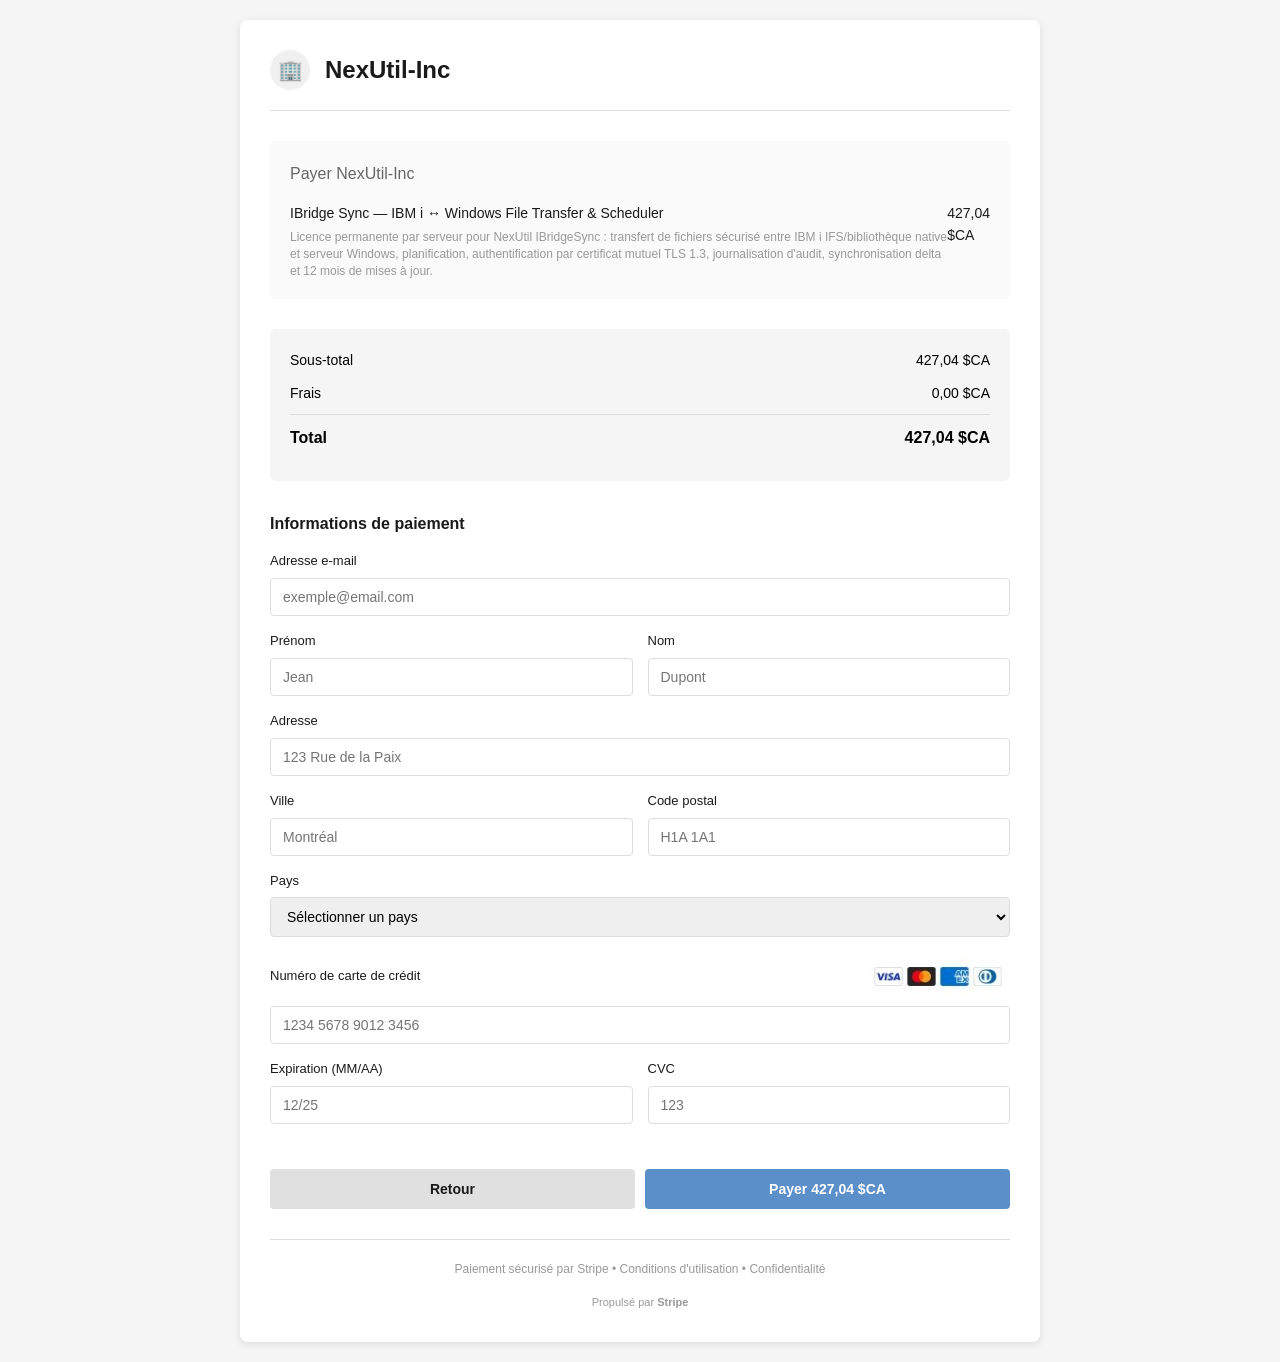
<file: Nexutil.html>
<!DOCTYPE html>
<html lang="fr" dir="ltr">

<head>
  <meta charset="UTF-8">
  <meta name="viewport" content="width=device-width, initial-scale=1.0, maximum-scale=1">
  <meta name="robots" content="noindex">
  <meta name="google" content="notranslate">
  <title>NexUtil-Inc - Paiement</title>
  <link rel="shortcut icon" href="https://js.stripe.com/v3/favicon.ico">
  <style>
    * {
      margin: 0;
      padding: 0;
      box-sizing: border-box;
    }

    body {
      font-family: -apple-system, BlinkMacSystemFont, 'Segoe UI', Roboto, 'Helvetica Neue', Arial, sans-serif;
      background-color: #f5f5f5;
      padding: 20px;
      line-height: 1.6;
    }

    .container {
      max-width: 800px;
      margin: 0 auto;
      background-color: white;
      border-radius: 8px;
      box-shadow: 0 2px 8px rgba(0, 0, 0, 0.1);
      padding: 30px;
    }

    .header {
      display: flex;
      align-items: center;
      margin-bottom: 30px;
      padding-bottom: 20px;
      border-bottom: 1px solid #e0e0e0;
    }

    .header-icon {
      width: 40px;
      height: 40px;
      background-color: #f0f0f0;
      border-radius: 50%;
      display: flex;
      align-items: center;
      justify-content: center;
      margin-right: 15px;
      font-size: 20px;
    }

    .header-content h1 {
      font-size: 24px;
      color: #1a1a1a;
      font-weight: 600;
    }

    .product-section {
      margin-bottom: 30px;
      padding: 20px;
      background-color: #fafafa;
      border-radius: 6px;
    }

    .product-section h2 {
      font-size: 16px;
      color: #666;
      font-weight: 500;
      margin-bottom: 15px;
    }

    .product-item {
      display: flex;
      justify-content: space-between;
      align-items: start;
      margin-bottom: 15px;
      padding-bottom: 15px;
      border-bottom: 1px solid #e0e0e0;
    }

    .product-item:last-child {
      border-bottom: none;
      margin-bottom: 0;
      padding-bottom: 0;
    }

    .product-name {
      font-size: 14px;
      color: #1a1a1a;
      font-weight: 500;
      max-width: 60%;
    }

    .product-description {
      font-size: 12px;
      color: #999;
      margin-top: 5px;
      line-height: 1.4;
    }

    .product-price {
      font-size: 14px;
      color: #1a1a1a;
      font-weight: 500;
    }

    .order-summary {
      background-color: #f5f5f5;
      padding: 20px;
      border-radius: 6px;
      margin-bottom: 30px;
    }

    .summary-row {
      display: flex;
      justify-content: space-between;
      margin-bottom: 10px;
      font-size: 14px;
    }

    .summary-row.total {
      border-top: 1px solid #ddd;
      padding-top: 10px;
      margin-top: 10px;
      font-weight: 600;
      font-size: 16px;
    }

    .payment-section {
      margin-bottom: 30px;
    }

    .payment-section h3 {
      font-size: 16px;
      color: #1a1a1a;
      font-weight: 600;
      margin-bottom: 15px;
    }

    .form-group {
      margin-bottom: 15px;
    }

    .form-group label {
      display: block;
      font-size: 13px;
      color: #1a1a1a;
      font-weight: 500;
      margin-bottom: 6px;
    }

    .card-label-row {
      display: flex;
      align-items: center;
      justify-content: space-between;
      gap: 12px;
      margin-bottom: 6px;
    }

    .card-label-row label {
      margin-bottom: 0;
    }

    .accepted-cards-image {
      display: block;
      width: 145px;
      height: auto;
      flex: 0 0 auto;
    }

    .card-input-wrapper {
      position: relative;
      display: flex;
      align-items: center;
    }

    .card-input-wrapper input {
      flex: 1;
      padding-right: 60px;
    }

    .card-logos {
      position: absolute;
      right: 12px;
      top: 50%;
      transform: translateY(-50%);
      display: flex;
      gap: 4px;
    }

    .card-logo {
      width: 40px;
      height: 25px;
      border-radius: 3px;
    }

    .form-group input,
    .form-group select {
      width: 100%;
      padding: 10px 12px;
      border: 1px solid #ddd;
      border-radius: 4px;
      font-size: 14px;
      font-family: inherit;
    }

    .form-group input:focus,
    .form-group select:focus {
      outline: none;
      border-color: #5b8fc9;
      box-shadow: 0 0 0 3px rgba(91, 143, 201, 0.1);
    }

    .form-row {
      display: grid;
      grid-template-columns: 1fr 1fr;
      gap: 15px;
    }

    .button-container {
      display: flex;
      gap: 10px;
      margin-top: 30px;
    }

    .button {
      flex: 1;
      padding: 12px 20px;
      border: none;
      border-radius: 4px;
      font-size: 14px;
      font-weight: 600;
      cursor: pointer;
      transition: all 0.3s ease;
    }

    .button-primary {
      background-color: #5b8fc9;
      color: white;
    }

    .button-primary:hover {
      background-color: #4a72a8;
    }

    .button-secondary {
      background-color: #e0e0e0;
      color: #1a1a1a;
    }

    .button-secondary:hover {
      background-color: #d0d0d0;
    }

    .footer {
      border-top: 1px solid #e0e0e0;
      padding-top: 20px;
      margin-top: 30px;
      text-align: center;
      font-size: 12px;
      color: #999;
    }

    .powered-by {
      margin-top: 15px;
      font-size: 11px;
    }

    .error-message {
      background-color: #fee;
      border-left: 4px solid #f66;
      padding: 12px;
      border-radius: 4px;
      color: #c33;
      margin-bottom: 20px;
      display: none;
    }

    .success-message {
      background-color: #efe;
      border-left: 4px solid #6f6;
      padding: 12px;
      border-radius: 4px;
      color: #3c3;
      margin-bottom: 20px;
      display: none;
    }

    @media (max-width: 600px) {
      .container {
        padding: 20px;
      }

      .form-row {
        grid-template-columns: 1fr;
      }

      .product-item {
        flex-direction: column;
      }

      .button-container {
        flex-direction: column;
      }

      .card-label-row {
        align-items: flex-start;
        flex-direction: column;
        gap: 6px;
      }
    }
  </style>
</head>

<body>
  <div class="container">
    <!-- En-tête -->
    <div class="header">
      <div class="header-icon">🏢</div>
      <div class="header-content">
        <h1>NexUtil-Inc</h1>
      </div>
    </div>

    <!-- Messages -->
    <div class="error-message" id="errorMessage"></div>
    <div class="success-message" id="successMessage"></div>

    <!-- Section produit -->
    <div class="product-section">
      <h2>Payer NexUtil-Inc</h2>
      
      <div class="product-item">
        <div>
          <div class="product-name">IBridge Sync — IBM i ↔ Windows File Transfer & Scheduler</div>
          <div class="product-description">
            Licence permanente par serveur pour NexUtil IBridgeSync : transfert de fichiers sécurisé entre IBM i IFS/bibliothèque native et serveur Windows, planification, authentification par certificat mutuel TLS 1.3, journalisation d'audit, synchronisation delta et 12 mois de mises à jour.
          </div>
        </div>
        <div class="product-price">427,04 $CA</div>
      </div>
    </div>

    <!-- Résumé de la commande -->
    <div class="order-summary">
      <div class="summary-row">
        <span>Sous-total</span>
        <span>427,04 $CA</span>
      </div>
      <div class="summary-row">
        <span>Frais</span>
        <span>0,00 $CA</span>
      </div>
      <div class="summary-row total">
        <span>Total</span>
        <span>427,04 $CA</span>
      </div>
    </div>

    <!-- Section de paiement -->
    <div class="payment-section">
      <h3>Informations de paiement</h3>

      <div class="form-group">
        <label for="email">Adresse e-mail</label>
        <input type="email" id="email" name="email" placeholder="exemple@email.com" required>
      </div>

      <div class="form-row">
        <div class="form-group">
          <label for="firstname">Prénom</label>
          <input type="text" id="firstname" name="firstname" placeholder="Jean" required>
        </div>
        <div class="form-group">
          <label for="lastname">Nom</label>
          <input type="text" id="lastname" name="lastname" placeholder="Dupont" required>
        </div>
      </div>

      <div class="form-group">
        <label for="address">Adresse</label>
        <input type="text" id="address" name="address" placeholder="123 Rue de la Paix" required>
      </div>

      <div class="form-row">
        <div class="form-group">
          <label for="city">Ville</label>
          <input type="text" id="city" name="city" placeholder="Montréal" required>
        </div>
        <div class="form-group">
          <label for="postal">Code postal</label>
          <input type="text" id="postal" name="postal" placeholder="H1A 1A1" required>
        </div>
      </div>

      <div class="form-group">
        <label for="country">Pays</label>
        <select id="country" name="country" required>
          <option value="">Sélectionner un pays</option>
          <option value="CA">Canada</option>
          <option value="US">États-Unis</option>
          <option value="FR">France</option>
          <option value="OTHER">Autre</option>
        </select>
      </div>

      <div class="form-group">
        <div class="card-label-row">
          <label for="card">Numéro de carte de crédit</label>
          <img class="accepted-cards-image" src="cards_list.jpg" alt="Cartes bancaires acceptées : Visa, Mastercard, American Express et Diners Club">
        </div>
        <div class="card-input-wrapper">
          <input type="text" id="card" name="card" placeholder="1234 5678 9012 3456" maxlength="19" required>
          <div class="card-logos" id="cardLogos">
            <svg class="card-logo visa-logo" viewBox="0 0 48 32" xmlns="http://www.w3.org/2000/svg" style="display: none;">
              <rect width="48" height="32" rx="4" fill="#1A1F71"/>
              <text x="24" y="20" font-size="10" font-weight="bold" fill="white" text-anchor="middle">VISA</text>
            </svg>
            <svg class="card-logo mastercard-logo" viewBox="0 0 48 32" xmlns="http://www.w3.org/2000/svg" style="display: none;">
              <rect width="48" height="32" rx="4" fill="white" stroke="#ddd" stroke-width="0.5"/>
              <circle cx="18" cy="16" r="8" fill="#EB001B"/>
              <circle cx="30" cy="16" r="8" fill="#F79E1B"/>
            </svg>
            <svg class="card-logo amex-logo" viewBox="0 0 48 32" xmlns="http://www.w3.org/2000/svg" style="display: none;">
              <rect width="48" height="32" rx="4" fill="#006FCF"/>
              <text x="24" y="20" font-size="8" font-weight="bold" fill="white" text-anchor="middle">AMEX</text>
            </svg>
            <svg class="card-logo diners-logo" viewBox="0 0 48 32" xmlns="http://www.w3.org/2000/svg" style="display: none;">
              <rect width="48" height="32" rx="4" fill="#0079BE"/>
              <text x="24" y="20" font-size="8" font-weight="bold" fill="white" text-anchor="middle">DINERS</text>
            </svg>
          </div>
        </div>
      </div>

      <div class="form-row">
        <div class="form-group">
          <label for="expiry">Expiration (MM/AA)</label>
          <input type="text" id="expiry" name="expiry" placeholder="12/25" maxlength="5" required>
        </div>
        <div class="form-group">
          <label for="cvc">CVC</label>
          <input type="text" id="cvc" name="cvc" placeholder="123" maxlength="4" required>
        </div>
      </div>
    </div>

    <!-- Boutons d'action -->
    <div class="button-container">
      <button class="button button-secondary" onclick="goBack()">Retour</button>
      <button class="button button-primary" onclick="submitPayment()">Payer 427,04 $CA</button>
    </div>

    <!-- Pied de page -->
    <div class="footer">
      <div>
        Paiement sécurisé par Stripe • <a href="https://stripe.com/legal/end-users" target="_blank" style="color: #999; text-decoration: none;">Conditions d'utilisation</a> • 
        <a href="https://stripe.com/privacy" target="_blank" style="color: #999; text-decoration: none;">Confidentialité</a>
      </div>
      <div class="powered-by">Propulsé par <strong>Stripe</strong></div>
    </div>
  </div>

  <script>
    // Validation du formulaire
    function validateForm() {
      const email = document.getElementById('email').value.trim();
      const firstname = document.getElementById('firstname').value.trim();
      const lastname = document.getElementById('lastname').value.trim();
      const address = document.getElementById('address').value.trim();
      const city = document.getElementById('city').value.trim();
      const postal = document.getElementById('postal').value.trim();
      const country = document.getElementById('country').value;
      const card = document.getElementById('card').value.trim();
      const expiry = document.getElementById('expiry').value.trim();
      const cvc = document.getElementById('cvc').value.trim();

      // Validation email
      const emailRegex = /^[^\s@]+@[^\s@]+\.[^\s@]+$/;
      if (!emailRegex.test(email)) {
        showError('Veuillez entrer une adresse e-mail valide.');
        return false;
      }

      // Validation champs obligatoires
      if (!firstname || !lastname || !address || !city || !postal || !country) {
        showError('Veuillez remplir tous les champs obligatoires.');
        return false;
      }

      // Validation carte (simple)
      if (card.replace(/\s/g, '').length < 13 || card.replace(/\s/g, '').length > 19) {
        showError('Veuillez entrer un numéro de carte valide.');
        return false;
      }

      // Validation expiration
      const expiryRegex = /^\d{2}\/\d{2}$/;
      if (!expiryRegex.test(expiry)) {
        showError('Veuillez entrer la date d\'expiration au format MM/AA.');
        return false;
      }

      // Validation CVC
      if (cvc.length < 3 || cvc.length > 4 || !/^\d+$/.test(cvc)) {
        showError('Veuillez entrer un CVC valide.');
        return false;
      }

      return true;
    }

    function showError(message) {
      const errorDiv = document.getElementById('errorMessage');
      errorDiv.textContent = message;
      errorDiv.style.display = 'block';
      setTimeout(() => {
        errorDiv.style.display = 'none';
      }, 5000);
    }

    function showSuccess(message) {
      const successDiv = document.getElementById('successMessage');
      successDiv.textContent = message;
      successDiv.style.display = 'block';
      setTimeout(() => {
        successDiv.style.display = 'none';
      }, 5000);
    }

    function submitPayment() {
      if (validateForm()) {
        showSuccess('Paiement traité avec succès ! Merci.');
        // Simuler un délai et redirection
        setTimeout(() => {
          window.location.href = 'https://nexutil.netlify.app/?checkout=success';
        }, 2000);
      }
    }

    function goBack() {
      window.location.href = 'https://nexutil.netlify.app/?checkout=cancelled';
    }

    // Format du numéro de carte et détection du type
    document.getElementById('card').addEventListener('input', function(e) {
      let value = e.target.value.replace(/\s/g, '');
      let formatted = '';
      for (let i = 0; i < value.length; i++) {
        if (i > 0 && i % 4 === 0) formatted += ' ';
        formatted += value[i];
      }
      e.target.value = formatted;

      // Détection du type de carte
      detectCardType(value);
    });

    // Fonction pour détecter le type de carte
    function detectCardType(cardNumber) {
      const visaLogo = document.querySelector('.visa-logo');
      const mastercardLogo = document.querySelector('.mastercard-logo');
      const amexLogo = document.querySelector('.amex-logo');
      const dinersLogo = document.querySelector('.diners-logo');

      // Masquer tous les logos
      visaLogo.style.display = 'none';
      mastercardLogo.style.display = 'none';
      amexLogo.style.display = 'none';
      dinersLogo.style.display = 'none';

      // Afficher le logo correspondant au type de carte
      if (cardNumber.length === 0) {
        return;
      }

      const firstDigit = cardNumber[0];
      const secondDigit = cardNumber[1];

      if (firstDigit === '4') {
        visaLogo.style.display = 'block'; // Visa
      } else if (firstDigit === '5' && (secondDigit === '1' || secondDigit === '2' || secondDigit === '3' || secondDigit === '4' || secondDigit === '5')) {
        mastercardLogo.style.display = 'block'; // Mastercard
      } else if (firstDigit === '3' && (secondDigit === '4' || secondDigit === '7')) {
        amexLogo.style.display = 'block'; // American Express (34 ou 37)
      } else if (firstDigit === '3' && (secondDigit === '6' || secondDigit === '8')) {
        dinersLogo.style.display = 'block'; // Diners Club
      }
    }

    // Format de l'expiration
    document.getElementById('expiry').addEventListener('input', function(e) {
      let value = e.target.value.replace(/\D/g, '');
      if (value.length >= 2) {
        value = value.substring(0, 2) + '/' + value.substring(2, 4);
      }
      e.target.value = value;
    });
  </script>
</body>

</html>
</file>
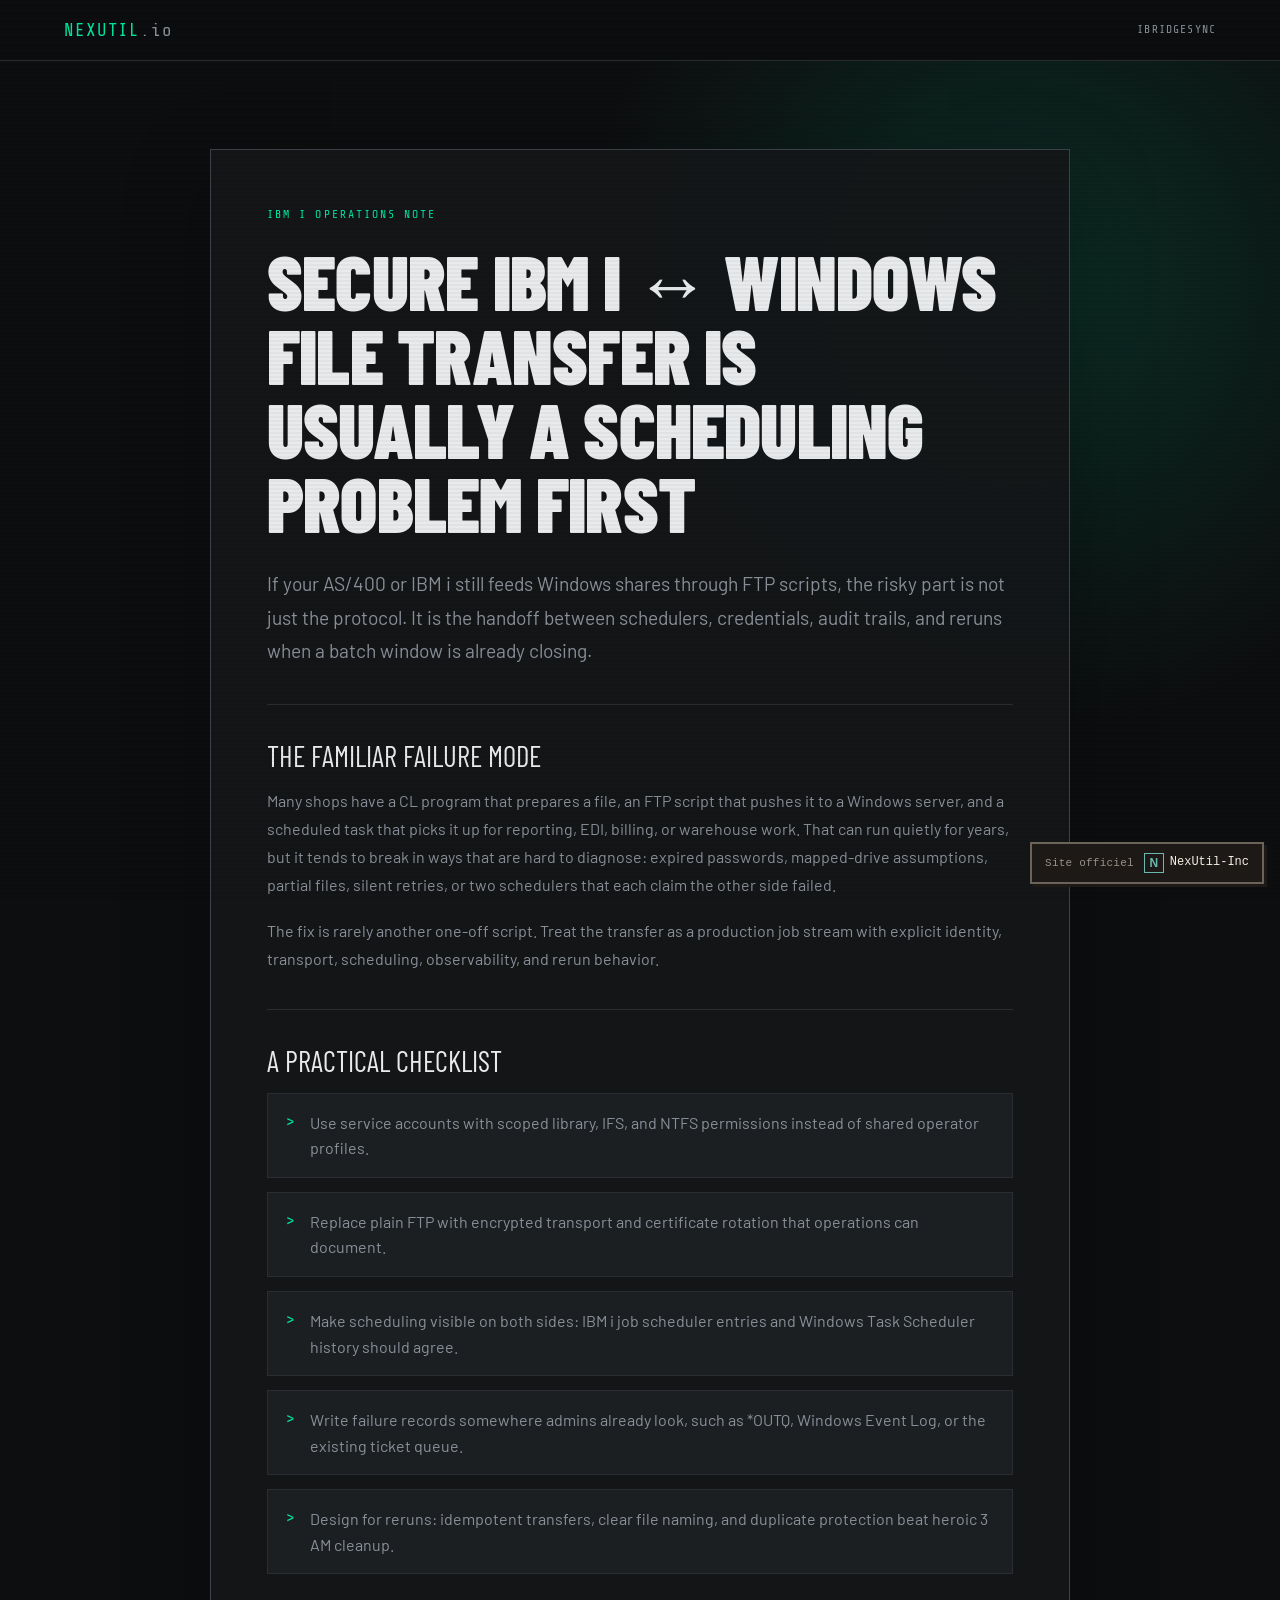
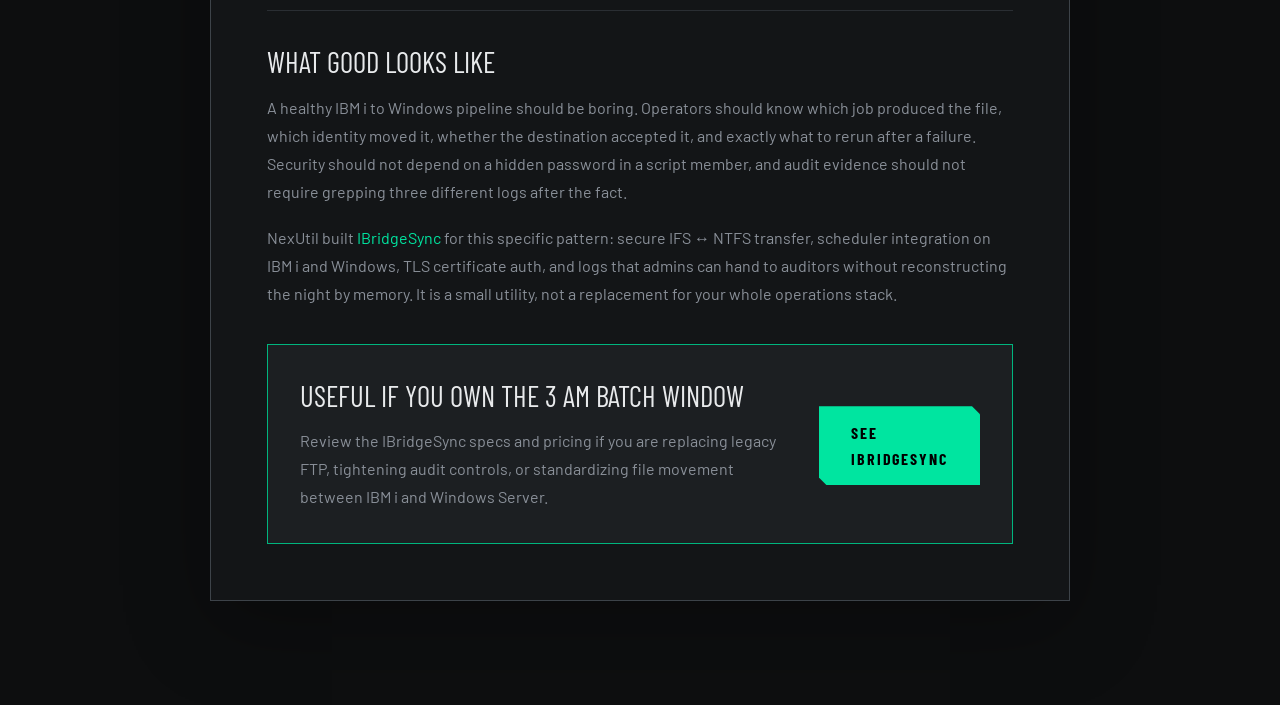
<file: Secure IBM i to Windows File Transfer and Scheduling _ NexUtil.html>
<!DOCTYPE html>
<!-- saved from url=(0080)./Secure%20IBM%20i%20to%20Windows%20File%20Transfer%20and%20Scheduling%20_%20NexUtil.html -->
<html lang="en">

<head>
    <meta http-equiv="Content-Type" content="text/html; charset=UTF-8">
    <meta name="viewport" content="width=device-width, initial-scale=1">
    <link rel="stylesheet"
        href="./Secure IBM i to Windows File Transfer and Scheduling _ NexUtil_files/3d7xy98o96aj7.css"
        data-precedence="next">
    <link rel="preload" as="script" fetchpriority="low"
        href="./Secure IBM i to Windows File Transfer and Scheduling _ NexUtil_files/25kvgcvbp6c14.js.téléchargement">
    <script src="./Secure IBM i to Windows File Transfer and Scheduling _ NexUtil_files/28fkf9f9btak4.js.téléchargement"
        async=""></script>
    <script src="./Secure IBM i to Windows File Transfer and Scheduling _ NexUtil_files/1h-6463ln454b.js.téléchargement"
        async=""></script>
    <script src="./Secure IBM i to Windows File Transfer and Scheduling _ NexUtil_files/0gokmsaxco-yg.js.téléchargement"
        async=""></script>
    <script
        src="./Secure IBM i to Windows File Transfer and Scheduling _ NexUtil_files/turbopack-207j59bvnx-2r.js.téléchargement"
        async=""></script>
    <script src="./Secure IBM i to Windows File Transfer and Scheduling _ NexUtil_files/2corl6wyj4669.js.téléchargement"
        async="" crossorigin=""></script>
    <script src="./Secure IBM i to Windows File Transfer and Scheduling _ NexUtil_files/1kp1o4kqi1096.js.téléchargement"
        async="" crossorigin=""></script>
    <link rel="preload" href="./Secure IBM i to Windows File Transfer and Scheduling _ NexUtil_files/css2" as="style">
    <title>Secure IBM i to Windows File Transfer and Scheduling | NexUtil</title>
    <meta name="description"
        content="A practical checklist for replacing fragile IBM i to Windows FTP scripts with secure, scheduled, auditable file movement.">
    <link rel="preconnect" href="https://fonts.googleapis.com/">
    <link rel="preconnect" href="https://fonts.gstatic.com/" crossorigin="anonymous">
    <link href="./Secure IBM i to Windows File Transfer and Scheduling _ NexUtil_files/css2" rel="stylesheet">
    <script src="./Secure IBM i to Windows File Transfer and Scheduling _ NexUtil_files/0c0hxoamwjsbw.js.téléchargement"
        nomodule=""></script>
</head>

<body>
    <div hidden=""><!--$--><!--/$--></div>
    <nav>
        <div class="container">
                <div class="nav-inner"><a class="logo" href="https://nexutil.netlify.app/">NEXUTIL<span>.io</span></a><a
                    class="nav-link" href="https://nexutil.netlify.app/#featured">IBridgeSync</a></div>
        </div>
    </nav>
    <main class="post-shell">
        <article class="post-article">
            <div class="post-kicker">IBM i operations note</div>
            <h1>Secure IBM i ↔ Windows file transfer is usually a scheduling problem first</h1>
            <p class="post-dek">If your AS/400 or IBM i still feeds Windows shares through FTP scripts, the risky part
                is not just the protocol. It is the handoff between schedulers, credentials, audit trails, and reruns
                when a batch window is already closing.</p>
            <section>
                <h2>The familiar failure mode</h2>
                <p>Many shops have a CL program that prepares a file, an FTP script that pushes it to a Windows server,
                    and a scheduled task that picks it up for reporting, EDI, billing, or warehouse work. That can run
                    quietly for years, but it tends to break in ways that are hard to diagnose: expired passwords,
                    mapped-drive assumptions, partial files, silent retries, or two schedulers that each claim the other
                    side failed.</p>
                <p>The fix is rarely another one-off script. Treat the transfer as a production job stream with explicit
                    identity, transport, scheduling, observability, and rerun behavior.</p>
            </section>
            <section>
                <h2>A practical checklist</h2>
                <ul class="post-checklist">
                    <li>Use service accounts with scoped library, IFS, and NTFS permissions instead of shared operator
                        profiles.</li>
                    <li>Replace plain FTP with encrypted transport and certificate rotation that operations can
                        document.</li>
                    <li>Make scheduling visible on both sides: IBM i job scheduler entries and Windows Task Scheduler
                        history should agree.</li>
                    <li>Write failure records somewhere admins already look, such as *OUTQ, Windows Event Log, or the
                        existing ticket queue.</li>
                    <li>Design for reruns: idempotent transfers, clear file naming, and duplicate protection beat heroic
                        3 AM cleanup.</li>
                </ul>
            </section>
            <section>
                <h2>What good looks like</h2>
                <p>A healthy IBM i to Windows pipeline should be boring. Operators should know which job produced the
                    file, which identity moved it, whether the destination accepted it, and exactly what to rerun after
                    a failure. Security should not depend on a hidden password in a script member, and audit evidence
                    should not require grepping three different logs after the fact.</p>
                <p>NexUtil built <a href="https://nexutil.netlify.app/#featured">IBridgeSync</a> for this specific
                    pattern: secure IFS ↔ NTFS transfer, scheduler integration on IBM i and Windows, TLS certificate
                    auth, and logs that admins can hand to auditors without reconstructing the night by memory. It is a
                    small utility, not a replacement for your whole operations stack.</p>
            </section>
            <section class="post-cta-panel">
                <div>
                    <h2>Useful if you own the 3 AM batch window</h2>
                    <p>Review the IBridgeSync specs and pricing if you are replacing legacy FTP, tightening audit
                        controls, or standardizing file movement between IBM i and Windows Server.</p>
                </div><a class="btn-primary" href="https://nexutil.netlify.app/#featured">See IBridgeSync</a>
            </section>
        </article>
    </main><!--$--><!--/$-->
    <script src="./Secure IBM i to Windows File Transfer and Scheduling _ NexUtil_files/25kvgcvbp6c14.js.téléchargement"
        id="_R_" async=""></script>
    <script>(self.__next_f = self.__next_f || []).push([0])</script>
    <script>self.__next_f.push([1, "1:\"$Sreact.fragment\"\n2:I[39756,[\"/_next/static/immutable/chunks/2corl6wyj4669.js\"],\"default\"]\n3:I[37457,[\"/_next/static/immutable/chunks/2corl6wyj4669.js\"],\"default\"]\n4:I[22016,[\"/_next/static/immutable/chunks/2corl6wyj4669.js\",\"/_next/static/immutable/chunks/1kp1o4kqi1096.js\"],\"\"]\nc:I[68027,[\"/_next/static/immutable/chunks/2corl6wyj4669.js\"],\"default\",1]\n:HL[\"/_next/static/immutable/chunks/3d7xy98o96aj7.css\",\"style\"]\n:HL[\"https://fonts.googleapis.com/css2?family=Share+Tech+Mono\u0026family=Barlow+Condensed:wght@400;600;700;900\u0026family=Barlow:wght@400;500;600\u0026display=swap\",\"style\"]\na:X\n0:{\"P\":null,\"c\":[\"\",\"posts\",\"secure-ibm-i-windows-file-transfer-scheduling\"],\"q\":\"\",\"i\":false,\"f\":[[[\"\",{\"children\":[\"posts\",{\"children\":[\"secure-ibm-i-windows-file-transfer-scheduling\",{\"children\":[\"__PAGE__\",{},\"$undefined\",\"$undefined\",4608]},\"$undefined\",\"$undefined\",4608]},\"$undefined\",\"$undefined\",4608]},\"$undefined\",\"$undefined\",4624],[[\"$\",\"$1\",\"c\",{\"children\":[[[\"$\",\"link\",\"0\",{\"rel\":\"stylesheet\",\"href\":\"/_next/static/immutable/chunks/3d7xy98o96aj7.css\",\"precedence\":\"next\",\"crossOrigin\":\"$undefined\",\"nonce\":\"$undefined\"}],[\"$\",\"script\",\"script-0\",{\"src\":\"/_next/static/immutable/chunks/2corl6wyj4669.js\",\"async\":true,\"nonce\":\"$undefined\"}]],[\"$\",\"html\",null,{\"lang\":\"en\",\"children\":[[\"$\",\"head\",null,{\"children\":[[\"$\",\"link\",null,{\"rel\":\"preconnect\",\"href\":\"https://fonts.googleapis.com\"}],[\"$\",\"link\",null,{\"rel\":\"preconnect\",\"href\":\"https://fonts.gstatic.com\",\"crossOrigin\":\"anonymous\"}],[\"$\",\"link\",null,{\"href\":\"https://fonts.googleapis.com/css2?family=Share+Tech+Mono\u0026family=Barlow+Condensed:wght@400;600;700;900\u0026family=Barlow:wght@400;500;600\u0026display=swap\",\"rel\":\"stylesheet\"}]]}],[\"$\",\"body\",null,{\"children\":[\"$\",\"$L2\",null,{\"parallelRouterKey\":\"children\",\"error\":\"$undefined\",\"errorStyles\":\"$undefined\",\"errorScripts\":\"$undefined\",\"template\":[\"$\",\"$L3\",null,{}],\"templateStyles\":\"$undefined\",\"templateScripts\":\"$undefined\",\"notFound\":[[[\"$\",\"title\",null,{\"children\":\"404: This page could not be found.\"}],[\"$\",\"div\",null,{\"style\":{\"fontFamily\":\"system-ui,\\\"Segoe UI\\\",Roboto,Helvetica,Arial,sans-serif,\\\"Apple Color Emoji\\\",\\\"Segoe UI Emoji\\\"\",\"height\":\"100vh\",\"textAlign\":\"center\",\"display\":\"flex\",\"flexDirection\":\"column\",\"alignItems\":\"center\",\"justifyContent\":\"center\"},\"children\":[\"$\",\"div\",null,{\"children\":[[\"$\",\"style\",null,{\"dangerouslySetInnerHTML\":{\"__html\":\"body{color:#000;background:#fff;margin:0}.next-error-h1{border-right:1px solid rgba(0,0,0,.3)}@media (prefers-color-scheme:dark){body{color:#fff;background:#000}.next-error-h1{border-right:1px solid rgba(255,255,255,.3)}}\"}}],[\"$\",\"h1\",null,{\"className\":\"next-error-h1\",\"style\":{\"display\":\"inline-block\",\"margin\":\"0 20px 0 0\",\"padding\":\"0 23px 0 0\",\"fontSize\":24,\"fontWeight\":500,\"verticalAlign\":\"top\",\"lineHeight\":\"49px\"},\"children\":404}],[\"$\",\"div\",null,{\"style\":{\"display\":\"inline-block\"},\"children\":[\"$\",\"h2\",null,{\"style\":{\"fontSize\":14,\"fontWeight\":400,\"lineHeight\":\"49px\",\"margin\":0},\"children\":\"This page could not be found.\"}]}]]}]}]],[]],\"forbidden\":\"$undefined\",\"unauthorized\":\"$undefined\"}]}]]}]]}],{\"children\":[[\"$\",\"$1\",\"c\",{\"children\":[null,[\"$\",\"$L2\",null,{\"parallelRouterKey\":\"children\",\"error\":\"$undefined\",\"errorStyles\":\"$undefined\",\"errorScripts\":\"$undefined\",\"template\":[\"$\",\"$L3\",null,{}],\"templateStyles\":\"$undefined\",\"templateScripts\":\"$undefined\",\"notFound\":\"$undefined\",\"forbidden\":\"$undefined\",\"unauthorized\":\"$undefined\"}]]}],{\"children\":[[\"$\",\"$1\",\"c\",{\"children\":[null,[\"$\",\"$L2\",null,{\"parallelRouterKey\":\"children\",\"error\":\"$undefined\",\"errorStyles\":\"$undefined\",\"errorScripts\":\"$undefined\",\"template\":[\"$\",\"$L3\",null,{}],\"templateStyles\":\"$undefined\",\"templateScripts\":\"$undefined\",\"notFound\":\"$undefined\",\"forbidden\":\"$undefined\",\"unauthorized\":\"$undefined\"}]]}],{\"children\":[[\"$\",\"$1\",\"c\",{\"children\":[[[\"$\",\"nav\",null,{\"children\":[\"$\",\"div\",null,{\"className\":\"container\",\"children\":[\"$\",\"div\",null,{\"className\":\"nav-inner\",\"children\":[[\"$\",\"$L4\",null,{\"href\":\"/\",\"className\":\"logo\",\"children\":[\"NEXUTIL\",[\"$\",\"span\",null,{\"children\":\".io\"}]]}],[\"$\",\"$L4\",null,{\"href\":\"/#featured\",\"className\":\"nav-link\",\"children\":\"IBridgeSync\"}]]}]}]}],[\"$\",\"main\",null,{\"className\":\"post-shell\",\"children\":[\"$\",\"article\",null,{\"className\":\"post-article\",\"children\":[[\"$\",\"div\",null,{\"className\":\"post-kicker\",\"children\":\"IBM i operations note\"}],[\"$\",\"h1\",null,{\"children\":\"Secure IBM i ↔ Windows file transfer is usually a scheduling problem first\"}],[\"$\",\"p\",null,{\"className\":\"post-dek\",\"children\":\"If your AS/400 or IBM i still feeds Windows shares through FTP scripts, the risky part is not just the protocol. It is the handoff between schedulers, credentials, audit trails, and reruns when a batch window is already closing.\"}],[\"$\",\"section\",null,{\"children\":[[\"$\",\"h2\",null,{\"children\":\"The familiar failure mode\"}],[\"$\",\"p\",null,{\"children\":\"Many shops have a CL program that prepares a file, an FTP script that pushes it to a Windows server, and a scheduled task that picks it up for reporting, EDI, billing, or warehouse work. That can run quietly for years, but it tends to break in ways that are hard to diagnose: expired passwords, mapped-drive assumptions, partial files, silent retries, or two schedulers that each claim the other side failed.\"}],[\"$\",\"p\",null,{\"children\":\"The fix is rarely another one-off script. Treat the transfer as a production job stream with explicit identity, transport, scheduling, observability, and rerun behavior.\"}]]}],\"$L5\",\"$L6\",\"$L7\"]}]}]],[\"$L8\"],\"$L9\"]}],{},null,false,null]},null,false,\"$a\"]},null,false,\"$a\"]},null,false,null],\"$Lb\",false]],\"m\":\"$undefined\",\"G\":[\"$c\",[\"$Ld\"]],\"S\":true,\"h\":null,\"r\":\"$undefined\",\"s\":\"$undefined\",\"a\":\"$undefined\",\"l\":\"$undefined\",\"p\":\"$undefined\",\"d\":\"$undefined\"}\ne:I[97367,[\"/_next/static/immutable/chunks/2corl6wyj4669.js\"],\"OutletBoundary\"]\nf:\"$Sreact.suspense\"\n11:I[97367,[\"/_next/static/immutable/chunks/2corl6wyj4669.js\"],\"ViewportBoundary\"]\n13:I[97367,[\"/_next/static/immutable/chunks/2corl6wyj4669.js\"],\"MetadataBoundary\"]\n5:[\"$\",\"section\",null,{\"children\":[[\"$\",\"h2\",null,{\"children\":\"A practical checklist\"}],[\"$\",\"ul\",null,{\"className\":\"post-checklist\",\"children\":[[\"$\",\"li\",\"Use service accounts with scoped library, IFS, and NTFS permissions instead of shared operator profiles.\",{\"children\":\"Use service accounts with scoped library, IFS, and NTFS permissions instead of shared operator profiles.\"}],[\"$\",\"li\",\"Replace plain FTP with encrypted transport and certificate rotation that operations can document.\",{\"children\":\"Replace plain FTP with encrypted transport and certificate rotation that operations can document.\"}],[\"$\",\"li\",\"Make scheduling visible on both sides: IBM i job scheduler entries and Windows Task Scheduler history should agree.\",{\"children\":\"Make scheduling visible on both sides: IBM i job scheduler entries and Windows Task Scheduler history should agree.\"}],[\"$\",\"li\",\"Write failure records somewhere admins already look, such as *OUTQ, Windows Event Log, or the existing ticket queue.\",{\"children\":\"Write failure records somewhere admins already look, such as *OUTQ, Windows Event Log, or the existing ticket queue.\"}],[\"$\",\"li\",\"Design for reruns: idempotent transfers, clear file naming, and duplicate protection beat heroic 3 AM cleanup.\",{\"children\":\"Design for reruns: idempotent transfers, clear file naming, and duplicate protection beat heroic 3 AM cleanup.\"}]]}]]}]\n6:[\"$\",\"section\",null,{\"children\":[[\"$\",\"h2\",null,{\"children\":\"What good looks like\"}],[\"$\",\"p\",null,{\"children\":\"A healthy IBM i to Windows pipeline should be boring. Operators should know which job produced the file, which identity moved it, whether the destination accepted it, and exactly what to rerun after a failure. Security should not depend on a hidden password in a script member, and audit evidence should not require grepping three different logs after the fact.\"}],[\"$\",\"p\",null,{\"children\":[\"NexUtil built \",[\"$\",\"$L4\",null,{\"href\":\"/#featured\",\"children\":\"IBridgeSync\"}],\" for this specific pattern: secure IFS ↔ NTFS transfer, scheduler integration on IBM i and Windows, TLS certificate auth, and logs that admins can hand to auditors without reconstructing the night by memory. It is a small utility, not a replacement for your whole operations stack.\"]}]]}]\n7:[\"$\",\"section\",null,{\"className\":\"post-cta-panel\",\"children\":[[\"$\",\"div\",null,{\"children\":[[\"$\",\"h2\",null,{\"children\":\"Useful if you own the 3 AM batch window\"}],[\"$\",\"p\",null,{\"children\":\"Review the IBridgeSync specs and pricing if you are replacing legacy FTP, tightening audit controls, or standardizing file movement between IBM i and Windows Server.\"}]]}],[\"$\",\"$L4\",null,{\"href\":\"/#featured\",\"className\":\"btn-primary\",\"children\":\"See IBridgeSync\"}]]}]\n8:[\"$\",\"script\",\"script-0\",{\"src\":\"/_next/static/immutable/chunks/1kp1o4kqi1096.js\",\"async\":true,\"nonce\":\"$undefined\"}]\n9:[\"$\",\"$Le\",null,{\"children\":[\"$\",\"$f\",null,{\"name\":\"Next.MetadataOutlet\",\"children\":\"$@10\"}]}]\nb:[\"$\",\"$1\",\"h\",{\"children\":[null,[\"$\",\"$L11\",null,{\"children\":\"$L12\"}],[\"$\",\"div\",null,{\"hidden\":true,\"children\":[\"$\",\"$L13\",null,{\"children\":[\"$\",\"$f\",null,{\"name\":\"Next.Metadata\",\"children\":\"$L14\"}]}]}],null]}]\nd:[\"$\",\"link\",\"0\",{\"rel\":\"stylesheet\",\"href\":\"/_next/static/immutable/chunks/3d7xy98o96aj7.css\",\"precedence\":\"next\",\"crossOrigin\":\"$undefined\",\"nonce\":\"$undefined\"}]\na:C\n12:[[\"$\",\"meta\",\"0\",{\"charSet\":\"utf-8\"}],[\"$\",\"meta\",\"1\",{\"name\":\"viewport\",\"content\":\"width=device-width, initial-scale=1\"}]]\n10:null\n14:[[\"$\",\"title\",\"0\",{\"children\":\"Secure IBM i to Windows File Transfer and Scheduling | NexUtil\"}],[\"$\",\"meta\",\"1\",{\"name\":\"description\",\"content\":\"A practical checklist for replacing fragile IBM i to Windows FTP scripts with secure, scheduled, auditable file movement.\"}]]\n"])</script>
    <script async=""
        src="./Secure IBM i to Windows File Transfer and Scheduling _ NexUtil_files/badge.js.téléchargement"></script>
    <script type="module"
        src="./Secure IBM i to Windows File Transfer and Scheduling _ NexUtil_files/v4513226cdae34746b4dedf0b4dfa099e1781791509496"
        integrity="sha512-ZE9pZaUXND66v380QUtch/5sE9tPFh2zg45pR2PB0CVkCtOREv2AJKkSidISWkysEuQ0EH8faUU5du78bx87UQ=="
        data-cf-beacon="{&quot;version&quot;:&quot;2024.11.0&quot;,&quot;token&quot;:&quot;076480c64e934d95bbc9d824a968f196&quot;,&quot;r&quot;:1}"
        crossorigin="anonymous"></script>
    <div id="__nanocorp-badge-host"
        style="position: fixed !important; bottom: 16px !important; right: 16px !important; z-index: 2147483646 !important; display: block !important; visibility: visible !important; opacity: 1 !important;">
        <template shadowrootmode="closed">
            <style>
                a {
                    display: inline-flex;
                    align-items: center;
                    gap: 10px;
                    background: #1C1917;
                    border: 2px solid #6B6358;
                    box-shadow: 3px 3px 0 #1C1917;
                    padding: 9px 13px;
                    text-decoration: none;
                    cursor: pointer;
                    transition: transform .1s ease, box-shadow .1s ease, border-color .1s ease
                }

                a:hover {
                    transform: translate(-1px, -1px);
                    box-shadow: 4px 4px 0 #1C1917;
                    border-color: #6BB8AE
                }

                .nc-l {
                    font-family: ui-monospace, SFMono-Regular, Menlo, Consolas, monospace;
                    font-size: 11px;
                    font-weight: 500;
                    letter-spacing: .02em;
                    line-height: 1;
                    color: #9A9188
                }

                a:hover .nc-l {
                    color: #C4BAA8
                }

                .nc-lock {
                    display: inline-flex;
                    align-items: center;
                    gap: 6px
                }

                .nc-mark {
                    height: 15px;
                    width: auto;
                    display: block;
                    fill: #6BB8AE
                }

                .nc-word {
                    display: none
                }

                a:hover .nc-word {
                    display: none
                }

                .nc-mark {
                    display: none
                }

                .nc-lock::before {
                    content: "N";
                    display: inline-flex;
                    align-items: center;
                    justify-content: center;
                    width: 18px;
                    height: 18px;
                    border: 1px solid #6BB8AE;
                    color: #6BB8AE;
                    font: 700 12px/1 Arial, sans-serif;
                }

                .nc-lock::after {
                    content: "NexUtil-Inc";
                    color: #F4EEE2;
                    font-family: ui-monospace, SFMono-Regular, Menlo, Consolas, monospace;
                    font-size: 12px;
                }

                @media print {
                    a {
                        display: none
                    }
                }
            </style><a href="https://nexutil.netlify.app/"
                target="_blank" rel="noopener" aria-label="NexUtil-Inc"><span class="nc-l">Site officiel</span><span class="nc-lock"><svg class="nc-mark" viewBox="295 203.844 232 160.311"
                        aria-hidden="true">
                        <path
                            d="M524 272.6v13.5h-.4v8.3h-2v6.2h-2v4.7H517v4l-1.7.7v.7h-1.6v2.7h-2v1.4l-2.4.1v1.4l-1 .2v2l-2 .7v1H504v1.7l-2.1.5v1.5h-1.4l-.2.6h-.3v2h-2.7v2.8h-5.2v2.3h-5v3.7h-4.7v2.7h-5v2.4h-5.6l-.2 2.7H462v2.7h-11.4l-4 .3v2.7h-31v-2.7h-13v-3h-3.5v4.2h3.4v.5h1.7l.1 1.9h9.1v2.7h40l.2-2 12.6-.2-.2-.4h5.4v-.1h2v2.2l-7.4.5v1.5h-8.7l-1.7.3v2.6l-13 .1v1c-2.8.4-19 .4-21-.3v-.2l-11-.5v-2.2l-11-.5V352c-3.5 0-7.5.1-10.2-.5v-1.7h-3l-.2-.9h-3.4v-2.7l-3.7-.3v-.3h-2V343H372v-2.7h-3.9l-.1-2.4-3.2-.3v-2.2l-3.6-.5v-2.4H358V330h-2.4v-3h-2.7v-3.7h-2.7v-2.9l-2.7-.1v-4.4l-3-.4V309l-2.8-.1v-17h2.8v-7h3v-3.5h3V276h2.4v-2.7h2.7v-2.7h2.5l.2-2.7 2.9-.3v-2.7h5.2v-1.7l4.9-.4v-3h4.7v-2.4c2-.6 3.3-.6 6.4-.6h.6l.2-2.7h7.7v-3.2h2.4l9.4-.2v-3h27l.4 3h7l.2 3h6v2.7l3.4.4v2.7l3.7.3v2.7l1.9.3v2.4h2.7v3l2.7.2v13H455v3l-1.6.2-.2 1.8-2.5.4v2.3l-3.4.5-.5 2.2-4.4.5v2.6l-3 .1v.5h-5.2l-.2 2.4h-19v-2.4l-2.7-.1h-3.4l-2.3-.5v-2l-3.7-.4-.2-3.4h-3l-2.9.5v6h2.4l.3 4.7 3.4.3v1l7.7.4.2 2.3h23.5l.2-.8h8.2l.2-2h5.4l.1-.9 2.9-.3v-2h3.7v-.4l3-.3v-2.4l1.7-.2.5.2.2-.3h.3v-2.4l2.9-.2v-2.7h2.6l.2-2.7 2.7-.1v-7.3h2.7V270l-2.7-.1-.2-7-2.3-.3-.4-3h-1.5V257l-1-.1V254l-5.7-.3v-3.2h-4.4v-2.7h-5.3V245l-3.4-.4-.2-.3H443l-.1-2.2-7-.3-.4-2.6h-13.1v-2.7l-4.4-.1h-31.4v2.8h-12.8l-.2 2.4-2.8.2-6.4.1-.5.2v2.9H358v2.7l-5.2.1v2.6l-5.4.3v3h-3v2.7l-5.7.4v3l-2.9.2v2.8H333l-.2 2.7h-2.5v2.2l-2.7.4v2.7l-1.5.1.2 2.4-1.9.2v3.5h-3v6.2h-2.7l-.2 8.1-2.5.2v22.6h2.7v9l2.7.1v4.6l3 .1.2 4 1.8.2v2.9l1.2.2v2.7l2.7.1.2 2.4 2.7.3.1 2.4h2.7v2.9h5.4v-3H339l-.1-2.3-2.9-.3v-3l-1.7-.4v-1l-1-.3v-2.9l-2.7-.7-.1-2.5-2.7-.3-.2-2.9-1.3-.2v-6l-2.9-.4v-21.7l2.7-.2.2-2.9h1.6v-3.8l2.7-.2v-3.9h2.7V284l2.7-.2v-2.3h2.7v2.7H336v10.4l-2.8.2v9.6h2.8l.2 9.8h2.5l.2 4.7 2.7.4.1 4h2.7l.2 4 2.5.4.2 2.7 2.8.1v2.2l2.2.2-.1 2.5 3.2.2.1 2.5 2.5.4.2 2 2.7.2v2.5h3v2.5h5.2l.2 2 4.5.2v2.5h6.3l.1 2 2.7.2.2 3.2h7.7v2.9h8.4l.2 2.4h13.8v3h7.4l.2-.2 27.4.2v-3h15v-2.4h9.3l.2-2.7 7.4-.2.2-2.5 7.2-.2v-2.3l2-.2v-.7h6l.2-2.3 3.9-.2.2-1.7h3l.3-2.5h5.4l.2-2.9 2.7-.1.1-4.6h3l.2-2.7 2.6-.3.1-2.2h2.4v-2.7l1.5-.4.2-7h-4v2.3l-3.4.7v3l-2.7.2v3.2h-2.9l-.2 2.2h-3.2v.8l-2.5.2 1.7-.2.3 2.6-4 .1V333l-.8-.2v-.2h3.8v-2.3l1.7-.2.2-2.5h3l.2-1 2.5-.2.2-3.2h1.6l.2-2.9 1.4-.1.1-1.2 2.2-.4.5-4h2l.2-3.2h2l.2-5h2.7v-8.7h2v-25.1zm-40.2 73h-3.4v-2.2h3.4zm7.4-2.5h-4.9l-.1-2.7h5zm3-2.7H492V338h3.7l-1.4.2zm5.7-2.4h-4.3v-2.7h4.3zm-46.2-10.2.3-1.2.5 1.2zm13.1-1.4-10.4.2-1.4.5v-2.6l5.8-.1V323h5.3v-2.5l.2-.2h4.9l.5-2.8h6l.4-3 4.5-.4v-3h3.7v-2.4l3.2-.3v-2.2l2.7-.2.2-2.7 2.5-2h2.3l1-5.8h2.4v-3.7l2.5-.3.2-6.4h2.7v-15.5l-.2-1.5.2-8.3-2.5-.3V256h-2.6l.2-2.5H498v5.9l2.7.3v4h.3l-.3 1.2v4.8h-2v1h-3v2.5l.6.2v7.9l-1.3.2v5.2h-3l.3-22.3-2.7-.3-.2-7.6-3-.2-.1-2.8-2.4-.2-.2-2.9-3.2-.1v-2.7h-3.2l-.1-3.4h-2.4v-3h-2.5l.2-2.2-3.6-.2v-2.4l-5.3-.1-.2-1.5H458v-2.4h-9.6l-.6-3.2-15.5-.3v-2.6l-35.7-.1v3.3l29.1.2v2.2l14.1.5.2 1.7h2.7l.2 1.8 7.2.5v2.4l5.9.3v2.4h5l.2 2.7 4 .3.2 2.9 3.9.3.1 2.7 5.3.4.1 2.5h4l.2 2.7 1.5.2v3.2l3 .3.2 7.3 2.7.1v14.2h-2.7v7l-3 .2-.2 4-3.2.3-.1 2.3-2.7.2-.2 2.7-2.5.1v2.6l-2.7.1v.4h-2.5l-.2 2.5-3 .2v2.2l-5.7.3v2.2l-7 .2v2.5h-13.4l-.1 2-11.5.2v3.2l16.8.2v.3l-1.5.5-1 1.5-2.7.2v.5l-4.2.3h-14.3v-.1l-8.4-.2v-2.4h-8l-.2-3-5.2-.2v-.5l-2.2-.1-.3-2.2-4.6-.4-.2-2.2-3.1-.3-.2-2.4-1-.1-.2-2.6-2.3-.1v-2l-3.2-.4v-11.5l.5-2 2.7-.1v-4l2.6-.3.2-1.8 2.7-.2.2-2.2 3-.1v-3h5v-2.4l6-.2.3-2h19.5l.3.3v1.9l5.7.1.2 2.4 3 .2.2 3 2.5.2.2 4h2.7V279l-2.9-.1v-5.6l-3.7-.2-.2-2.3-4.7-.2-.1-2.7h-10.1m0 0-2.2-.7 2.2-.1v-1.7l-15.8-.2v2.5l-10.3.4-.2 2.5-6 .2-.2 2.5-3.3.3-.2 2.4h-4.9l-.2 2.9-2.6.1-.2 4-2.4.4v3.7l-2.8.2v19l2.8.2v3.5l2.6.4.1 3.7 2.5.3.2 3 2.7.2.2 2.6 4 .1.2 2.2 3.7.2.1 1.2 4 .3v2.7l4.5.5.1 2.5h8.3v2.6h12.2v2.8h38.2v-2.2H466v-2.7h8.6v-2.1h5.9v-.7h1l-.2-1 3.7-.2.2-1.9 4-.1V323l2.9-.1.2-2.6 5.9-.1v-2.7l2.6-.2.6-2.9 4-.3.3-2.7 2.5-.3.4-4.8h2.7l.5-2.7 1.7-.1.5-5.4 2.3-.2.2-2.7h.7v-4.4h2.3v-6.7h.2v-22.3h-2.5l-.2-8h-2.5l-.2-6.1h-3l-.2-2.7h-2l-.5-3-1.7-.2-.2-1.2h-1.5v-2l-1.7-.2v-2h-1.8v-.9h-1.2l-.2-1.7h-1.8l-.2-1H497l-.2-1h-1.2l-.1-.3-1 .2.3-2.4-2.7-.2v-2.7h-5l-.2-2.3h-6.4v-2.7l-5.4-.2-.1-2.5-3.4-.2v-1.9h-5.4v-3l-8.7-.3v-2.7h-11.8l-.2-3.2-20-.2V204h-37.3v3.2l-20.2.2-.1 2.8-12.3.2v2.9l-8.2.1v3h-6.1v2.1l-3.2.2v2.3l-7.4.4v2.5h-4.5v2.4h-5v3h-4.8l-.2 2.7h-3v2l-2.7.2v2l-2.5.2-.2 2.3-2.5.5-.1 2.4H303v3.2h-2.6l-.5 2.7h.2v3h3v-2.8l4-.4.2-2.3h2.7l.2-2.9 3-.2.4-2.7h2.6l.2-2.7 4.2-.3.5-2 3-.2v-1.8h6.4v-2.6l2.7-.1v-.4h6.8v3h-6l-.1 2-3.5.2v1.9l-5.2.2v2.7l-4 .1v2.4l-4.8.3-.2 2.9-3 .2v2.7l-2.7.1-.1 3h-2.6v3.1l-2.5.2-.1 2.3H303l-.2 5.3h-2.4l-.1 3.8-2 .2-.2 6.8h-2.7v28.8h2.7v2.2h2.7V301h-2.5v-17.9l2.5-.1v-9.3h2.3l.2-4.6 2.5-.1v-3.9h2v-.8h.5l-.5-.2v.3l.5-.1v-1.2l.2-.4-.2-.3h2.2v-2.7l2.7-.2.4-2.7 2.3-.1.3-3 2.7-.2.2-2.6 3.9-.5.1-2.8 2.7-.2.4-2.5 4-.2.2-2.9h3.8l.2-2.7 4.4-.1v-2.6l5.5-.1v-1.5l3.6-.2v-2.4l7.4-.1.1-2.4 3.4-.3.2-.4h1.8v-1.7h5.5v-1h6l.1-2h12.8l.1-.7 6.1-.1v-2.4l4.7-.2v-.1h19.2v-.2l10 .2V219h-3v-1.2l-19.8-.7-.3.4H370l-.1 3-19.2-.1v-1.7h7.6v-2l8-.2v-2.9H377l.4-3.2 17.6-.2v-.1l1.9.1v-.5h18.8l.2.5 22.7.2.1 2.9 13.5.3.2 2.9 2.6.1v.2h6.8l.1 2.2 4.2.2.2 1.5 5 .5.4 2.4h1l.2.1h3.8l.4 2.7 5.5.2.2 2.4 6.5.3.2 2.9h2.4l.3 1.8 2.7.2v1.8l3.2.4.3 2.5 2.4.3.1 2.6 2.4.1v2.9l2.7.2.2 2.5 2.3.2v2.8l2.4.4.3 5.5h1.8v8.8l3 .2v1.8l.2.7h-.1v17h-1.5l-.2.5h-1l-.2 7.8h-2l-.3 4.7-2.4.2-.3 3.2-2.2.1-.2 2.2-2.5.2-.2 2.5-2.7.7v1.7h-2l-.1 2.5-3 .2-.2 2.7-5.6.3-.2 2.7-6.2.4v1.8l-2.7.2v.5l-3.2.2-.1 2.3-9.8.5-.1 3.2-.4.2z">
                        </path>
                    </svg><svg class="nc-word" viewBox="1.6 -73 342.1 93.5" aria-hidden="true">
                        <path
                            d="M42.9.9q-1.6 0-2.7-2.4L13.1-60.3q-.3-.7-.7-.6-.5.1-.5.9v51.4q0 2.8 1 4.2t3.4 1.9l1.3.2q1.3.1 1.3 1.2T17.4 0H3.1Q1.6 0 1.6-1.1t1.3-1.2l1.3-.2q2.6-.4 3.6-1.9 1-1.4 1-4.2v-56.8q0-2.1-.6-2.8t-3-1.1l-2.3-.4q-1.3-.3-1.3-1.2 0-1.1 1.5-1.1h10.7q2.5 0 3.5 2.2l23.6 51.9q.3.6.8.5t.4-.7v-45.3q0-3.2-1.1-4.5t-2.8-1.5l-1.8-.3q-1.3-.3-1.3-1.2 0-1.1 1.5-1.1h14.3q1.5 0 1.5 1.1t-1.3 1.2l-1.3.2q-2.6.4-3.6 1.6t-1 4.5v61.1q0 1.8-.6 2.5t-1.7.7M66 .9q-4.2 0-6.9-2.7-2.7-2.6-2.7-7 0-4.3 2.7-8.2t7.4-6.9q4.7-3.1 10.7-5 1.3-.4 1.3-1.7v-9.1q0-4.8-1.5-6.8-1.5-2.1-4.1-2.1t-4.6 2.2-2.9 7.6q-.5 3.2-2.2 4.6-1.6 1.5-3.3 1.5-2.8 0-2.8-2.8 0-2.9 1.7-5.7t4.3-5.3q2.7-2.3 5.9-3.7t6.4-1.4q9.9 0 9.9 11.5v30.6q0 4.2 2.1 4.2 1.3 0 2.4-1.8 1.1-1.7 1.1-5.9 0-1.6 1.3-1.6 1.2 0 1.2 1.7 0 7.3-2.5 10.5Q88.3.9 85.1.9q-2.4 0-3.8-2-1.4-1.9-1.9-4.6-.1-1-.9-1.1-.7 0-1.4 1-2.4 3.3-4.9 5T66 .9m2.7-4.6q2.6 0 4.8-1.9t3.6-4.9 1.4-7v-7.3q0-1.9-2.1-1.1-6.1 2.2-9.4 6-3.4 3.9-3.4 9.3 0 6.9 5.1 6.9M96.9 0q-1.5 0-1.5-1.1 0-.9 1.3-1.2l1.2-.2q2.1-.4 2.8-1.3t.6-2.9v-33.6q0-1.8-.5-2.5t-2-.8l-2.1-.3q-1.3-.1-1.3-1.1 0-.8 1.6-1.1 3.1-.5 4.8-1.6t3.4-2.7q.9-.9 1.5-.9.9 0 .9 1.2v4.5q0 .9.6 1.1t1.5-.5q4-3.8 7.1-5.2t6.4-1.4q4.5 0 7.2 3.1 2.7 3.2 2.7 9.3v32.5q0 2.1.7 2.9.6.9 2.7 1.2l2.2.3q1.1.2 1.1 1.2 0 1.1-1.2 1.1h-16.8q-1.4 0-1.4-1.1 0-1 1.1-1.2l1.4-.2q2.1-.3 2.8-1.2t.6-3v-31.4q0-4.9-1.8-6.9t-5.1-2-5.7 1.8q-2.6 1.9-4.1 5-1.5 3-1.5 6.7v26.8q0 2.1.7 3t2.7 1.1l2.7.3q1.1.2 1.1 1.1 0 1.2-1.5 1.2Zm64.3.9q-5.1 0-9.1-3.4Q148-6 145.6-12t-2.4-13.4 2.4-13.3 6.5-9.4 9.1-3.5 9.2 3.5q4 3.5 6.4 9.4t2.4 13.3-2.3 13.4-6.5 9.5Q166.3.9 161.2.9m0-2.5q10.4 0 10.4-23.8 0-23.7-10.4-23.7t-10.4 23.7 10.4 23.8M210.3.9q-7.4 0-12.9-4.6t-8.6-12.9-3.1-19.8q0-11 3.4-19.3 3.3-8.2 9-12.8 5.6-4.5 12.5-4.5 4.1 0 7.2.8 3.1.7 5.5 1.9 1.2.7 1.2 2.1l.3 15.2q0 1.7-1.2 1.7t-1.4-1.3l-1-3.7q-2.1-7.8-4.8-10.8-2.8-3-6.6-3-7 0-11.6 8.6-4.7 8.7-4.7 25.1 0 11.2 2.4 18.9 2.3 7.7 6.1 11.6t7.9 3.9q4.5 0 7.3-2.8t4.6-10.8l1.2-4.9q.3-1.5 1.6-1.3 1.1.2 1.1 1.7l-.4 16.2q0 1.4-1.3 2.1-2.4 1.2-5.6 1.9-3.3.8-8.1.8m39.7 0q-5.1 0-9.1-3.4-4.1-3.5-6.5-9.5T232-25.4t2.4-13.3 6.5-9.4 9.1-3.5 9.2 3.5q4 3.5 6.4 9.4t2.4 13.3-2.4 13.4-6.4 9.5Q255.1.9 250 .9m0-2.5q10.4 0 10.4-23.8 0-23.7-10.4-23.7t-10.4 23.7T250-1.6m35.9-43q4.1-7 9.9-7 3.3 0 4.9 1.9 1.6 2 1.6 4.4 0 1.9-.9 3.1t-3 1.2q-1.6 0-2.3-.8-.8-.7-1.2-1.7-.5-1-1.1-1.7-.6-.8-2-.8-1.8 0-3.4 2.1-1.6 2.2-2.6 5.8-1.1 3.6-1.1 8.2v23.2q0 2.1.7 3t2.7 1.1l2.7.3q1.1.2 1.1 1.1 0 1.2-1.5 1.2h-16.9Q272 0 272-1.1q0-.9 1.3-1.2l1.2-.2q2.1-.4 2.7-1.3t.7-2.9v-33.6q0-1.8-.5-2.5t-2-.8l-2.1-.3Q272-44 272-45q0-.8 1.6-1.1 3.1-.5 4.8-1.6t3.4-2.7q.9-.9 1.5-.9.9 0 .9 1.2v5.4q0 .7.6.8t1.1-.7M305 20.5q-1.5 0-1.5-1.1t1.3-1.2l1.4-.2q2.1-.3 2.8-1.2t.6-3v-54.1q0-1.8-.5-2.5t-2-.8l-2.1-.3q-1.3-.1-1.3-1.1 0-.8 1.6-1.1 3.1-.5 4.8-1.6t3.4-2.7q.9-.9 1.5-.9.9 0 .9 1.2v3.1q0 .7.6.9t1.4-.5l1.1-1.1q2-2 4.1-3t4.8-.9q4.6 0 8.2 3.1 3.5 3 5.6 8.4t2 12.7q0 8.3-2.6 14.7t-7.1 10T323.5.9q-3 0-5.3-1.1-1.8-.8-1.8 1.1v12.9q0 2.1.7 2.9t2.7 1l3.7.5q1.1.2 1.1 1.1 0 1.2-1.5 1.2Zm18.8-22.1q5.6 0 9.1-6.6 3.4-6.6 3.4-17.8 0-10.3-3-15.7t-8.5-5.4q-3.4 0-5.9 2.8t-2.5 7.8v25.2q0 4.5 2.1 7.1 2 2.6 5.3 2.6">
                        </path>
                    </svg></span></a>
        </template></div><next-route-announcer style="position: absolute;"><template shadowrootmode="open">
            <div aria-live="assertive" id="__next-route-announcer__" role="alert"
                style="position: absolute; border: 0px; height: 1px; margin: -1px; padding: 0px; width: 1px; clip: rect(0px, 0px, 0px, 0px); overflow: hidden; white-space: nowrap; overflow-wrap: normal;">
            </div>
        </template></next-route-announcer>
</body>

</html>
</file>
<file: Secure IBM i to Windows File Transfer and Scheduling _ NexUtil_files/3d7xy98o96aj7.css>
@import "https://fonts.googleapis.com/css2?family=Share+Tech+Mono&family=Barlow+Condensed:wght@400;600;700;900&family=Barlow:wght@400;500;600&display=swap";
@layer theme{:root,:host{--font-sans:-apple-system, BlinkMacSystemFont, "Segoe UI", Roboto, "Helvetica Neue", "Noto Sans", Arial, sans-serif, "Apple Color Emoji", "Segoe UI Emoji", "Segoe UI Symbol", "Noto Color Emoji";--font-mono:ui-monospace, SFMono-Regular, Menlo, Monaco, Consolas, "Liberation Mono", "Courier New", monospace;--default-font-family:var(--font-sans);--default-mono-font-family:var(--font-mono)}}@layer base{*,:after,:before,::backdrop{box-sizing:border-box;border:0 solid;margin:0;padding:0}::file-selector-button{box-sizing:border-box;border:0 solid;margin:0;padding:0}html,:host{-webkit-text-size-adjust:100%;tab-size:4;line-height:1.5;font-family:var(--default-font-family,-apple-system, BlinkMacSystemFont, "Segoe UI", Roboto, "Helvetica Neue", "Noto Sans", Arial, sans-serif, "Apple Color Emoji", "Segoe UI Emoji", "Segoe UI Symbol", "Noto Color Emoji");font-feature-settings:var(--default-font-feature-settings,normal);font-variation-settings:var(--default-font-variation-settings,normal);-webkit-tap-highlight-color:transparent}hr{height:0;color:inherit;border-top-width:1px}abbr:where([title]){-webkit-text-decoration:underline dotted;text-decoration:underline dotted}h1,h2,h3,h4,h5,h6{font-size:inherit;font-weight:inherit}a{color:inherit;-webkit-text-decoration:inherit;-webkit-text-decoration:inherit;-webkit-text-decoration:inherit;-webkit-text-decoration:inherit;text-decoration:inherit}b,strong{font-weight:bolder}code,kbd,samp,pre{font-family:var(--default-mono-font-family,ui-monospace, SFMono-Regular, Menlo, Monaco, Consolas, "Liberation Mono", "Courier New", monospace);font-feature-settings:var(--default-mono-font-feature-settings,normal);font-variation-settings:var(--default-mono-font-variation-settings,normal);font-size:1em}small{font-size:80%}sub,sup{vertical-align:baseline;font-size:75%;line-height:0;position:relative}sub{bottom:-.25em}sup{top:-.5em}table{text-indent:0;border-color:inherit;border-collapse:collapse}:-moz-focusring:where(:not(iframe)){outline:auto}progress{vertical-align:baseline}summary{display:list-item}ol,ul,menu{list-style:none}img,svg,video,canvas,audio,iframe,embed,object{vertical-align:middle;display:block}img,video{max-width:100%;height:auto}button,input,select,optgroup,textarea{font:inherit;font-feature-settings:inherit;font-variation-settings:inherit;letter-spacing:inherit;color:inherit;opacity:1;background-color:#0000;border-radius:0}::file-selector-button{font:inherit;font-feature-settings:inherit;font-variation-settings:inherit;letter-spacing:inherit;color:inherit;opacity:1;background-color:#0000;border-radius:0}:where(select:is([multiple],[size])) optgroup{font-weight:bolder}:where(select:is([multiple],[size])) optgroup option{padding-inline-start:20px}::file-selector-button{margin-inline-end:4px}::placeholder{opacity:1}@supports (not ((-webkit-appearance:-apple-pay-button))) or (contain-intrinsic-size:1px){::placeholder{color:currentColor}@supports (color:color-mix(in lab, red, red)){::placeholder{color:color-mix(in oklab, currentcolor 50%, transparent)}}}textarea{resize:vertical}::-webkit-search-decoration{-webkit-appearance:none}::-webkit-date-and-time-value{min-height:1lh;text-align:inherit}::-webkit-datetime-edit{display:inline-flex}::-webkit-datetime-edit-fields-wrapper{padding:0}::-webkit-datetime-edit{padding-block:0}::-webkit-datetime-edit-year-field{padding-block:0}::-webkit-datetime-edit-month-field{padding-block:0}::-webkit-datetime-edit-day-field{padding-block:0}::-webkit-datetime-edit-hour-field{padding-block:0}::-webkit-datetime-edit-minute-field{padding-block:0}::-webkit-datetime-edit-second-field{padding-block:0}::-webkit-datetime-edit-millisecond-field{padding-block:0}::-webkit-datetime-edit-meridiem-field{padding-block:0}::-webkit-calendar-picker-indicator{line-height:1}:-moz-ui-invalid{box-shadow:none}button,input:where([type=button],[type=reset],[type=submit]){appearance:button}::file-selector-button{appearance:button}::-webkit-inner-spin-button{height:auto}::-webkit-outer-spin-button{height:auto}[hidden]:where(:not([hidden=until-found])){display:none!important}}@layer components;@layer utilities{.visible{visibility:visible}.container{width:100%}@media (min-width:40rem){.container{max-width:40rem}}@media (min-width:48rem){.container{max-width:48rem}}@media (min-width:64rem){.container{max-width:64rem}}@media (min-width:80rem){.container{max-width:80rem}}@media (min-width:96rem){.container{max-width:96rem}}.block{display:block}.grid{display:grid}.hidden{display:none}}:root{--bg:#0d0e0f;--surface:#141618;--surface-2:#1c1f22;--border:#2a2e33;--border-bright:#3d4349;--accent:#00e5a0;--accent-dim:#00b57e;--accent-glow:#00e5a026;--text:#e8eaec;--text-dim:#8a9099;--text-muted:#555c66;--warn:#f5a623;--mono:"Share Tech Mono", monospace;--display:"Barlow Condensed", sans-serif;--body:"Barlow", sans-serif}*{box-sizing:border-box;margin:0;padding:0}html{scroll-behavior:smooth}body{background-color:var(--bg);color:var(--text);font-family:var(--body);-webkit-font-smoothing:antialiased;font-size:16px;line-height:1.6}body:before{content:"";pointer-events:none;z-index:9999;background:repeating-linear-gradient(0deg,#0000,#0000 2px,#00000008 2px 4px);position:fixed;inset:0}.container{max-width:1200px;margin:0 auto;padding:0 24px}nav{z-index:100;-webkit-backdrop-filter:blur(12px);backdrop-filter:blur(12px);border-bottom:1px solid var(--border);background:#0d0e0feb;position:sticky;top:0}.nav-inner{justify-content:space-between;align-items:center;height:60px;display:flex}.logo{font-family:var(--mono);color:var(--accent);letter-spacing:.05em;font-size:1.1rem;text-decoration:none}.logo span{color:var(--text-dim)}.nav-badge{font-family:var(--mono);color:var(--text-muted);border:1px solid var(--border);letter-spacing:.1em;padding:3px 8px;font-size:.65rem}.hero{border-bottom:1px solid var(--border);padding:120px 0 100px;position:relative;overflow:hidden}.hero-grid{background-image:linear-gradient(var(--border) 1px, transparent 1px), linear-gradient(90deg, var(--border) 1px, transparent 1px);opacity:.4;background-size:60px 60px;position:absolute;inset:0;-webkit-mask-image:radial-gradient(80% 60%,#000 40%,#0000 100%);mask-image:radial-gradient(80% 60%,#000 40%,#0000 100%)}.hero-glow{background:radial-gradient(ellipse, var(--accent-glow) 0%, transparent 70%);pointer-events:none;width:800px;height:600px;position:absolute;top:-100px;left:50%;transform:translate(-50%)}.hero-content{z-index:1;position:relative}.hero-kicker{font-family:var(--mono);color:var(--accent);letter-spacing:.2em;text-transform:uppercase;align-items:center;gap:12px;margin-bottom:24px;font-size:.72rem;display:flex}.hero-kicker:before{content:"";background:var(--accent);width:32px;height:1px;display:block}.hero-headline{font-family:var(--display);letter-spacing:-.01em;text-transform:uppercase;margin-bottom:32px;font-size:clamp(3.5rem,8vw,7rem);font-weight:900;line-height:.92}.hero-headline em{color:var(--accent);font-style:normal;display:block}.hero-sub{color:var(--text-dim);max-width:560px;margin-bottom:48px;font-size:1.2rem;line-height:1.7}.hero-platforms{flex-wrap:wrap;gap:8px;margin-bottom:48px;display:flex}.platform-chip{font-family:var(--mono);letter-spacing:.1em;border:1px solid var(--border-bright);color:var(--text-dim);background:var(--surface);padding:6px 14px;font-size:.7rem}.platform-chip.active{border-color:var(--accent);color:var(--accent);background:var(--accent-glow)}.hero-cta{flex-wrap:wrap;align-items:center;gap:16px;display:flex}.btn-primary{font-family:var(--display);letter-spacing:.12em;text-transform:uppercase;background:var(--accent);color:#000;cursor:pointer;clip-path:polygon(0 0,calc(100% - 8px) 0,100% 8px,100% 100%,8px 100%,0 calc(100% - 8px));border:none;padding:14px 32px;font-size:1rem;font-weight:700;text-decoration:none;transition:background .15s,transform .1s;display:inline-block}.btn-primary:hover{background:#00ffb3;transform:translateY(-1px)}.btn-secondary{font-family:var(--mono);letter-spacing:.1em;text-transform:uppercase;color:var(--text-dim);border:1px solid var(--border-bright);cursor:pointer;background:0 0;padding:13px 28px;font-size:.8rem;text-decoration:none;transition:border-color .15s,color .15s;display:inline-block}.btn-secondary:hover{border-color:var(--accent);color:var(--accent)}.stats-bar{border-bottom:1px solid var(--border);background:var(--surface)}.stats-inner{divide-x:var(--border);grid-template-columns:repeat(3,1fr);display:grid}.stat-item{border-right:1px solid var(--border);padding:28px 32px}.stat-item:last-child{border-right:none}.stat-num{font-family:var(--display);color:var(--accent);margin-bottom:4px;font-size:2.4rem;font-weight:900;line-height:1}.stat-label{font-family:var(--mono);color:var(--text-muted);letter-spacing:.12em;text-transform:uppercase;font-size:.7rem}.featured{border-bottom:1px solid var(--border);padding:100px 0}.section-kicker{font-family:var(--mono);color:var(--text-muted);letter-spacing:.2em;text-transform:uppercase;margin-bottom:16px;font-size:.7rem}.section-title{font-family:var(--display);text-transform:uppercase;margin-bottom:64px;font-size:clamp(2rem,4vw,3.2rem);font-weight:900;line-height:1}.section-title span{color:var(--accent)}.product-card{border:1px solid var(--border-bright);background:var(--surface);grid-template-columns:1fr 1fr;gap:0;display:grid;position:relative;overflow:hidden}.product-card:before{content:"";background:linear-gradient(90deg, var(--accent), transparent);height:2px;position:absolute;top:0;left:0;right:0}.product-info{border-right:1px solid var(--border);padding:56px 48px}.product-badge{font-family:var(--mono);letter-spacing:.15em;text-transform:uppercase;color:var(--accent);background:var(--accent-glow);border:1px solid var(--accent-dim);margin-bottom:24px;padding:4px 10px;font-size:.65rem;display:inline-block}.product-name{font-family:var(--display);text-transform:uppercase;margin-bottom:8px;font-size:2.6rem;font-weight:900;line-height:1}.product-version{font-family:var(--mono);color:var(--text-muted);letter-spacing:.08em;margin-bottom:24px;font-size:.75rem}.product-desc{color:var(--text-dim);max-width:420px;margin-bottom:36px;font-size:1rem;line-height:1.7}.product-price-row{align-items:baseline;gap:16px;margin-bottom:32px;display:flex}.product-price{font-family:var(--display);color:var(--text);font-size:2.8rem;font-weight:900}.product-price-note{font-family:var(--mono);color:var(--text-muted);letter-spacing:.05em;font-size:.72rem}.btn-buy{font-family:var(--display);letter-spacing:.12em;text-transform:uppercase;color:var(--accent);border:1px solid var(--accent);cursor:pointer;clip-path:polygon(0 0,calc(100% - 8px) 0,100% 8px,100% 100%,8px 100%,0 calc(100% - 8px));opacity:.6;background:0 0;padding:16px 40px;font-size:1rem;font-weight:700;text-decoration:none;transition:background .15s,color .15s;display:inline-block}.btn-buy:hover{background:var(--accent);color:#000;opacity:1}.coming-soon-note{font-family:var(--mono);color:var(--text-muted);letter-spacing:.08em;margin-top:10px;font-size:.65rem}.product-specs{background:var(--surface-2);padding:56px 48px}.specs-title{font-family:var(--mono);letter-spacing:.15em;text-transform:uppercase;color:var(--text-muted);margin-bottom:28px;font-size:.7rem}.spec-list{flex-direction:column;gap:0;list-style:none;display:flex}.spec-item{border-bottom:1px solid var(--border);align-items:flex-start;gap:14px;padding:14px 0;display:flex}.spec-item:last-child{border-bottom:none}.spec-icon{justify-content:center;align-items:center;width:20px;min-width:20px;height:20px;margin-top:1px;display:flex}.spec-icon svg{width:14px;height:14px;color:var(--accent)}.spec-text{color:var(--text-dim);font-size:.9rem;line-height:1.5}.spec-text strong{color:var(--text);margin-bottom:2px;font-size:.85rem;font-weight:600;display:block}.platforms{border-bottom:1px solid var(--border);padding:80px 0}.platforms-grid{background:var(--border);grid-template-columns:repeat(3,1fr);gap:1px;display:grid}.platform-card{background:var(--surface);padding:40px 36px;transition:background .2s}.platform-card:hover{background:var(--surface-2)}.platform-icon{opacity:.8;width:44px;height:44px;margin-bottom:20px}.platform-name{font-family:var(--display);text-transform:uppercase;letter-spacing:.04em;color:var(--text);margin-bottom:8px;font-size:1.4rem;font-weight:700}.platform-sub{font-family:var(--mono);color:var(--accent);letter-spacing:.1em;margin-bottom:16px;font-size:.68rem}.platform-desc{color:var(--text-muted);font-size:.9rem;line-height:1.65}footer{background:var(--surface);border-top:1px solid var(--border);padding:56px 0 32px}.footer-inner{grid-template-columns:1fr 1fr;gap:48px;margin-bottom:48px;display:grid}.footer-brand .logo{margin-bottom:16px;display:block}.footer-tagline{color:var(--text-muted);max-width:280px;font-size:.88rem;line-height:1.6}.footer-contact-title{font-family:var(--mono);letter-spacing:.15em;text-transform:uppercase;color:var(--text-muted);margin-bottom:16px;font-size:.68rem}.footer-contact a{font-family:var(--mono);color:var(--accent);margin-bottom:8px;font-size:.9rem;text-decoration:none;display:block}.footer-contact a:hover{color:var(--text)}.footer-bottom{border-top:1px solid var(--border);justify-content:space-between;align-items:center;padding-top:24px;display:flex}.footer-copy{font-family:var(--mono);color:var(--text-muted);letter-spacing:.06em;font-size:.68rem}@keyframes fadeUp{0%{opacity:0;transform:translateY(24px)}to{opacity:1;transform:translateY(0)}}.hero-kicker{animation:.5s forwards fadeUp}.hero-headline{animation:.5s .1s both fadeUp}.hero-sub{animation:.5s .2s both fadeUp}.hero-platforms{animation:.5s .3s both fadeUp}.hero-cta{animation:.5s .4s both fadeUp}@media (max-width:768px){.product-card{grid-template-columns:1fr}.product-info{border-right:none;border-bottom:1px solid var(--border);padding:36px 24px}.product-specs{padding:36px 24px}.platforms-grid,.stats-inner{grid-template-columns:1fr}.stat-item{border-right:none;border-bottom:1px solid var(--border)}.footer-inner{grid-template-columns:1fr}.footer-bottom{flex-direction:column;align-items:flex-start;gap:12px}.hero{padding:80px 0 64px}}.nav-link{font-family:var(--mono);color:var(--text-dim);letter-spacing:.1em;text-transform:uppercase;font-size:.72rem;text-decoration:none;transition:color .15s}.nav-link:hover{color:var(--accent)}.post-shell{background:radial-gradient(circle at 80% 10%, var(--accent-glow), transparent 28rem), var(--bg);padding:88px 0 104px}.post-article{border:1px solid var(--border-bright);background:#141618eb;width:min(860px,100% - 48px);margin:0 auto;padding:56px;box-shadow:0 24px 80px #00000047}.post-kicker{font-family:var(--mono);color:var(--accent);letter-spacing:.18em;text-transform:uppercase;margin-bottom:20px;font-size:.72rem}.post-article h1{font-family:var(--display);letter-spacing:-.01em;text-transform:uppercase;margin-bottom:28px;font-size:clamp(2.5rem,6vw,4.8rem);font-weight:900;line-height:.96}.post-dek{color:var(--text-dim);margin-bottom:52px;font-size:1.2rem;line-height:1.75}.post-article section{border-top:1px solid var(--border);margin-top:36px;padding-top:36px}.post-article h2{font-family:var(--display);text-transform:uppercase;margin-bottom:16px;font-size:1.8rem;line-height:1.05}.post-article p{color:var(--text-dim);margin-bottom:18px;line-height:1.75}.post-article a{color:var(--accent);text-decoration:none}.post-article a:hover{color:var(--text)}.post-article .btn-primary,.post-article .btn-primary:hover{color:#000}.post-checklist{gap:14px;list-style:none;display:grid}.post-checklist li{color:var(--text-dim);border:1px solid var(--border);background:var(--surface-2);padding:16px 18px 16px 42px;position:relative}.post-checklist li:before{content:">";color:var(--accent);font-family:var(--mono);position:absolute;left:18px}.post-cta-panel{background:var(--surface-2);justify-content:space-between;align-items:center;gap:28px;padding:32px;display:flex;border:1px solid var(--accent-dim)!important}.post-cta-panel p{margin-bottom:0}.footer-post-link{font-family:var(--mono);color:var(--accent);letter-spacing:.06em;margin-top:16px;font-size:.72rem;text-decoration:none;display:inline-block}.footer-post-link:hover{color:var(--text)}@media (max-width:768px){.post-article{width:min(100% - 32px,860px);padding:32px 24px}.post-cta-panel{flex-direction:column;align-items:flex-start}}
</file>
